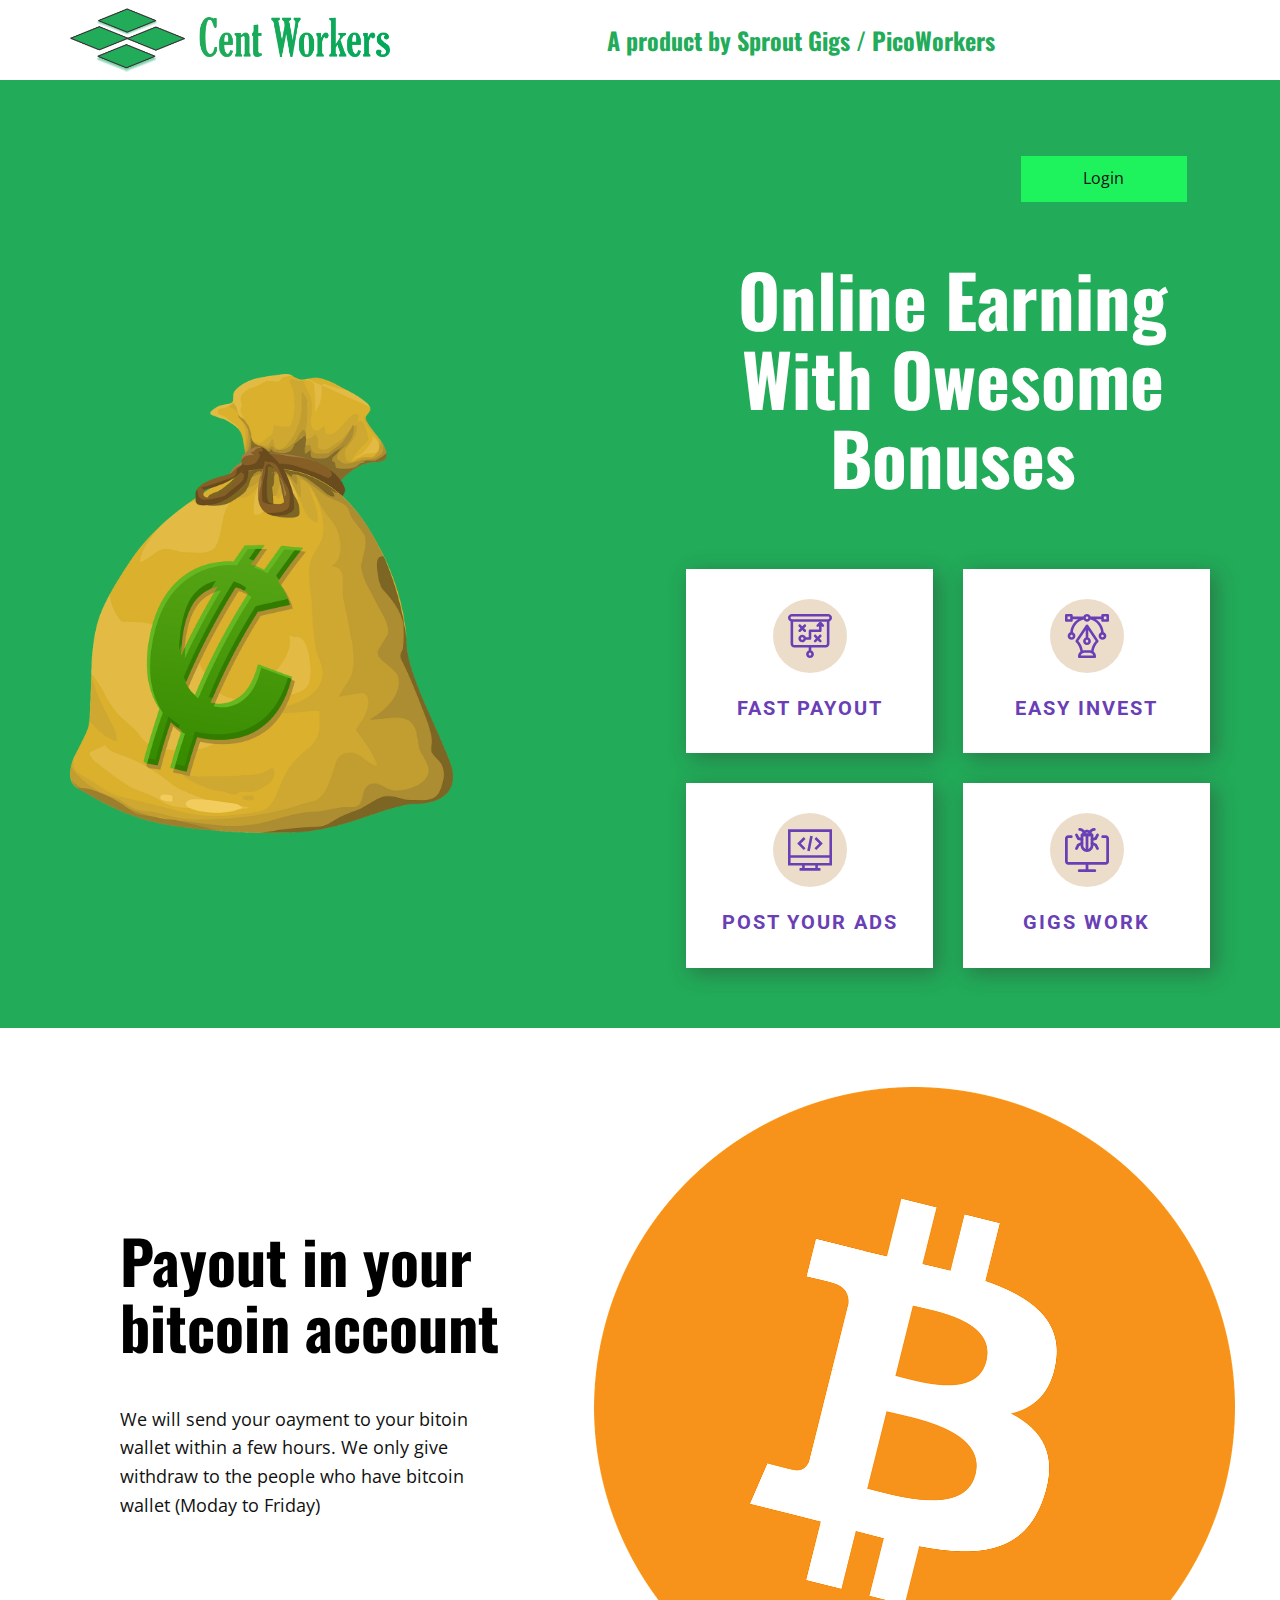
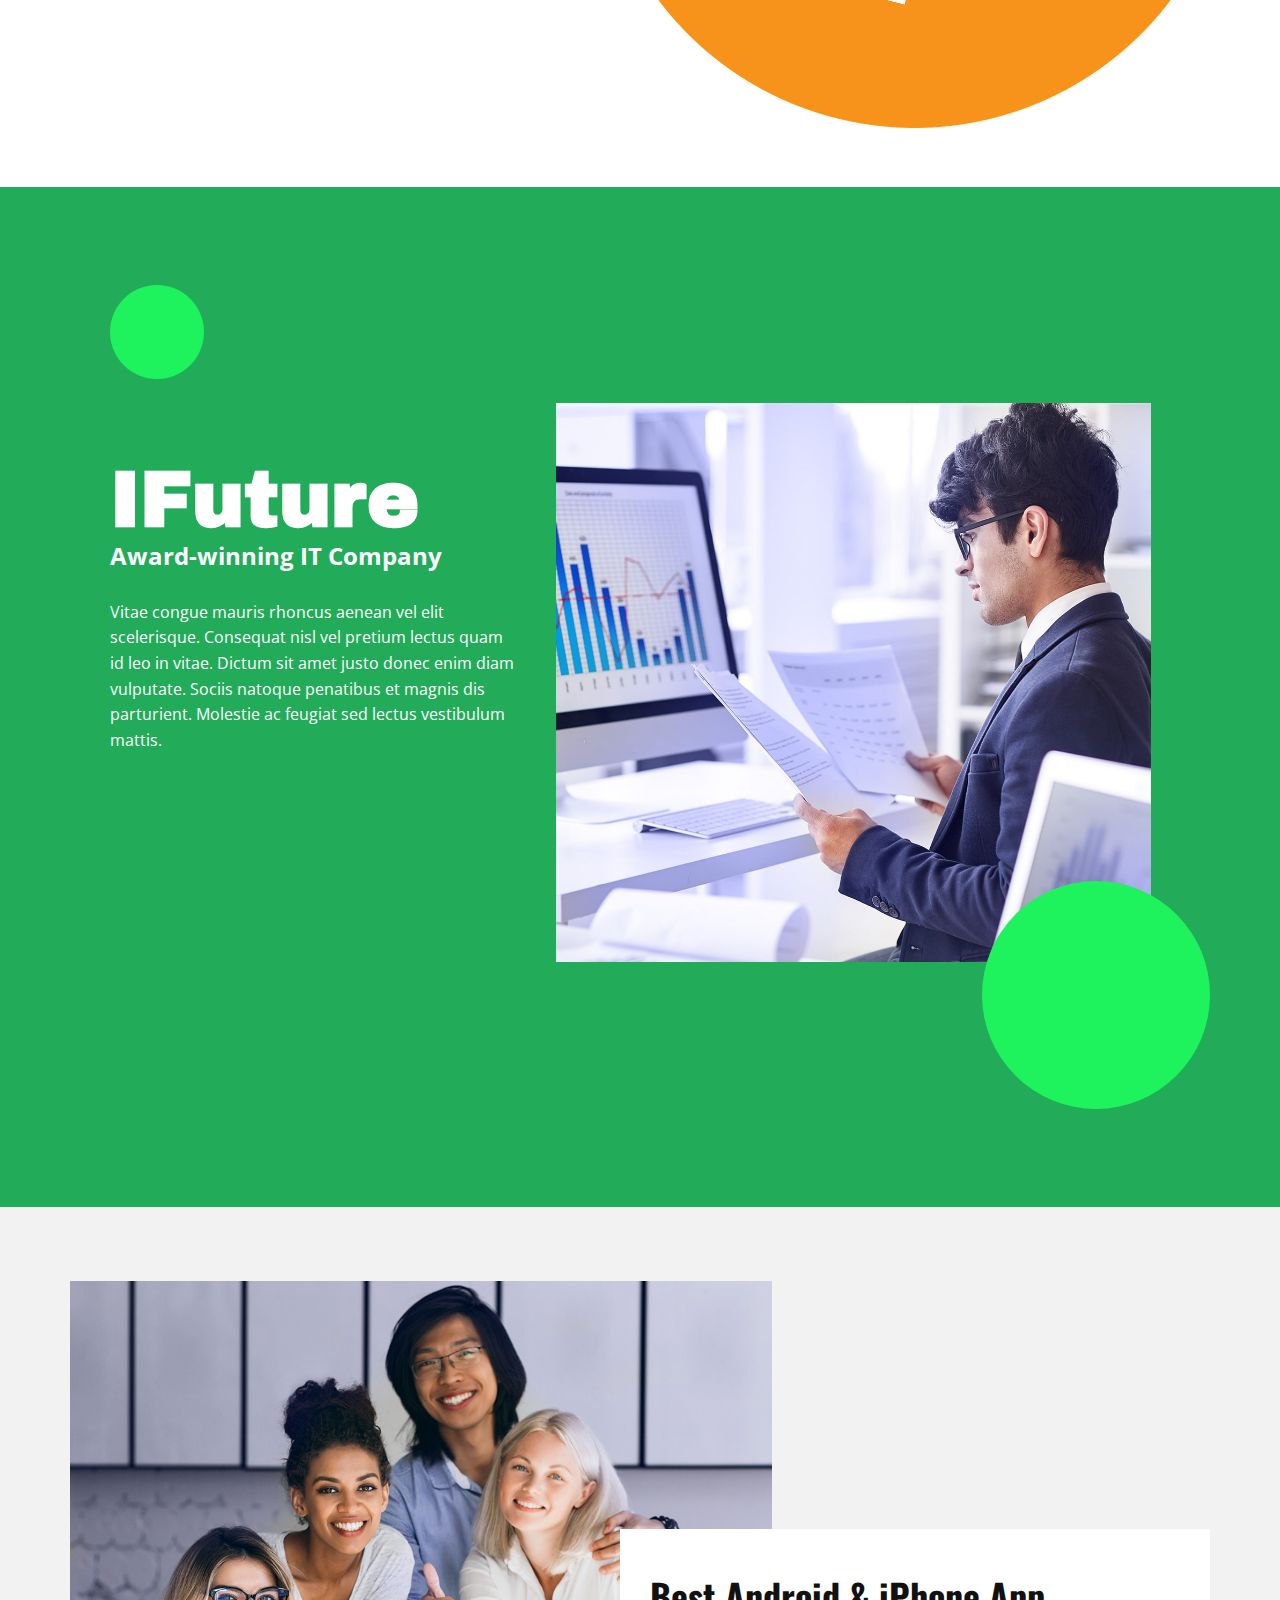
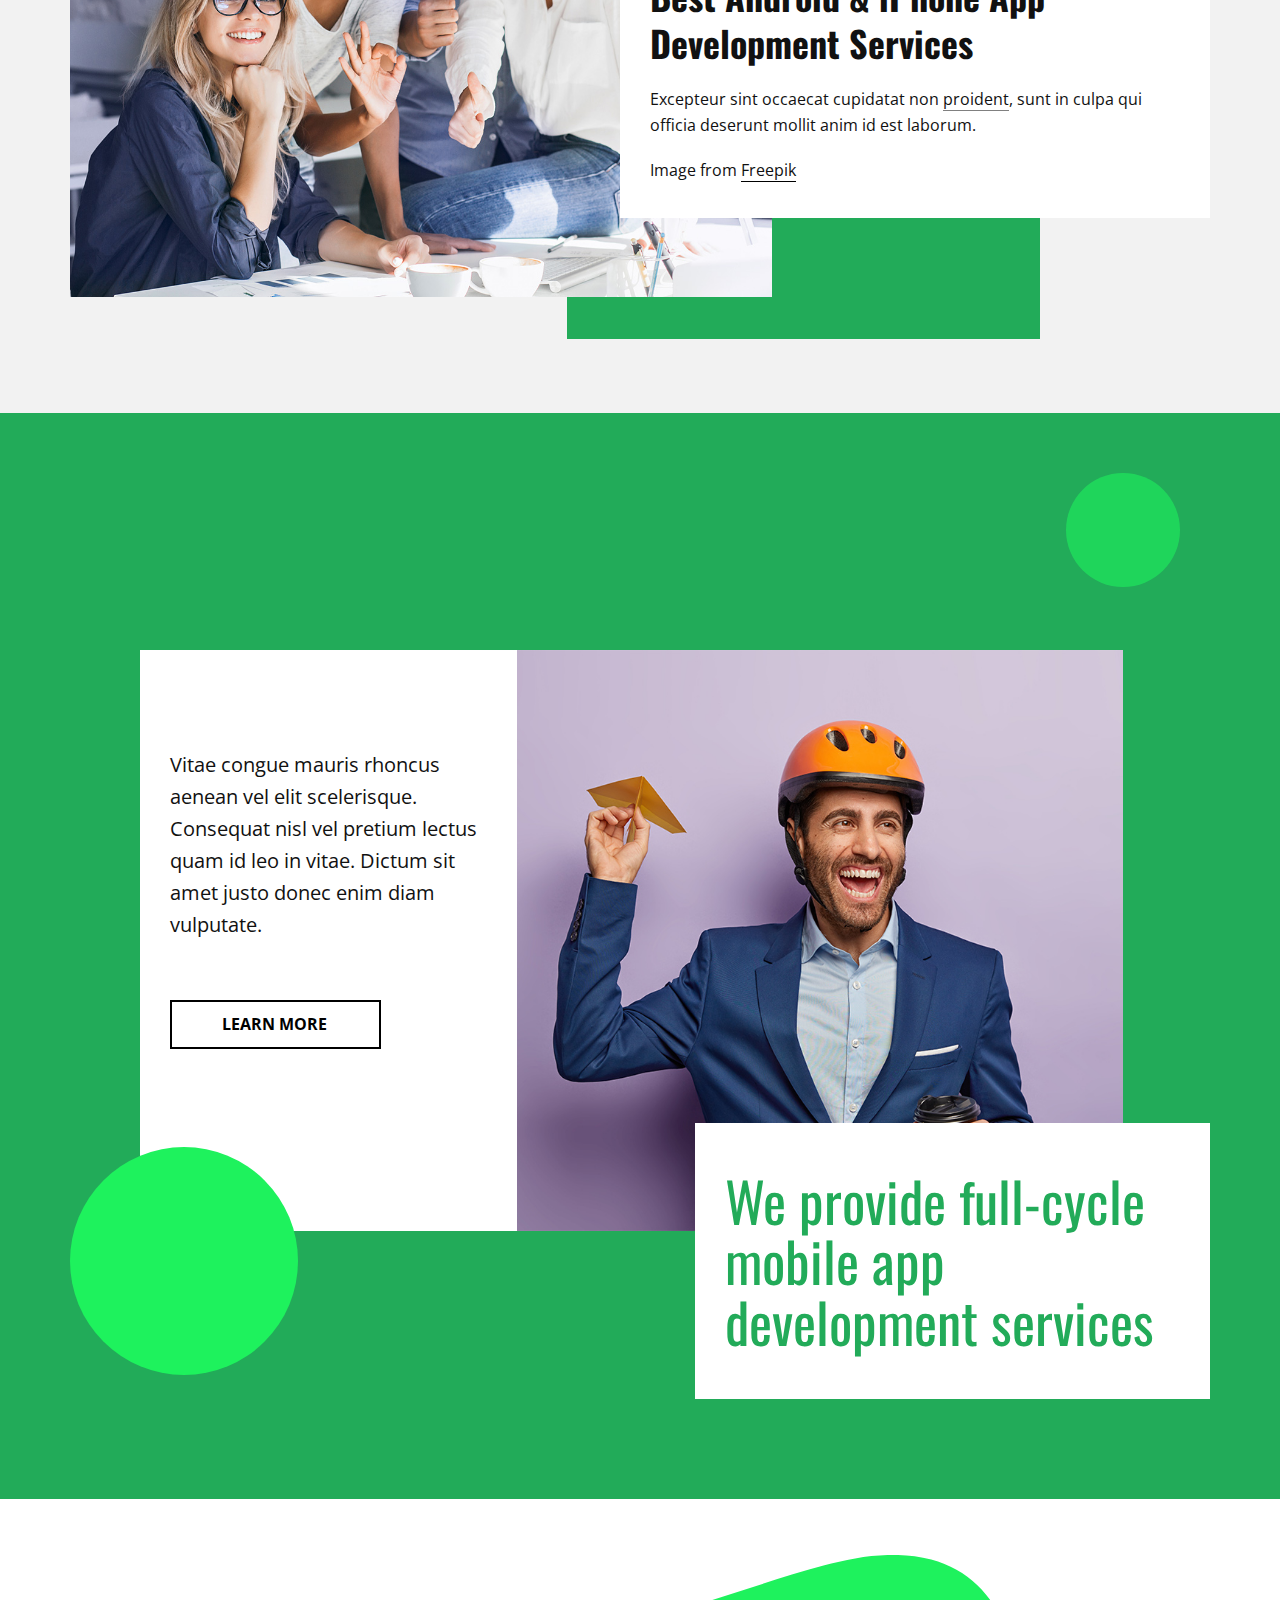
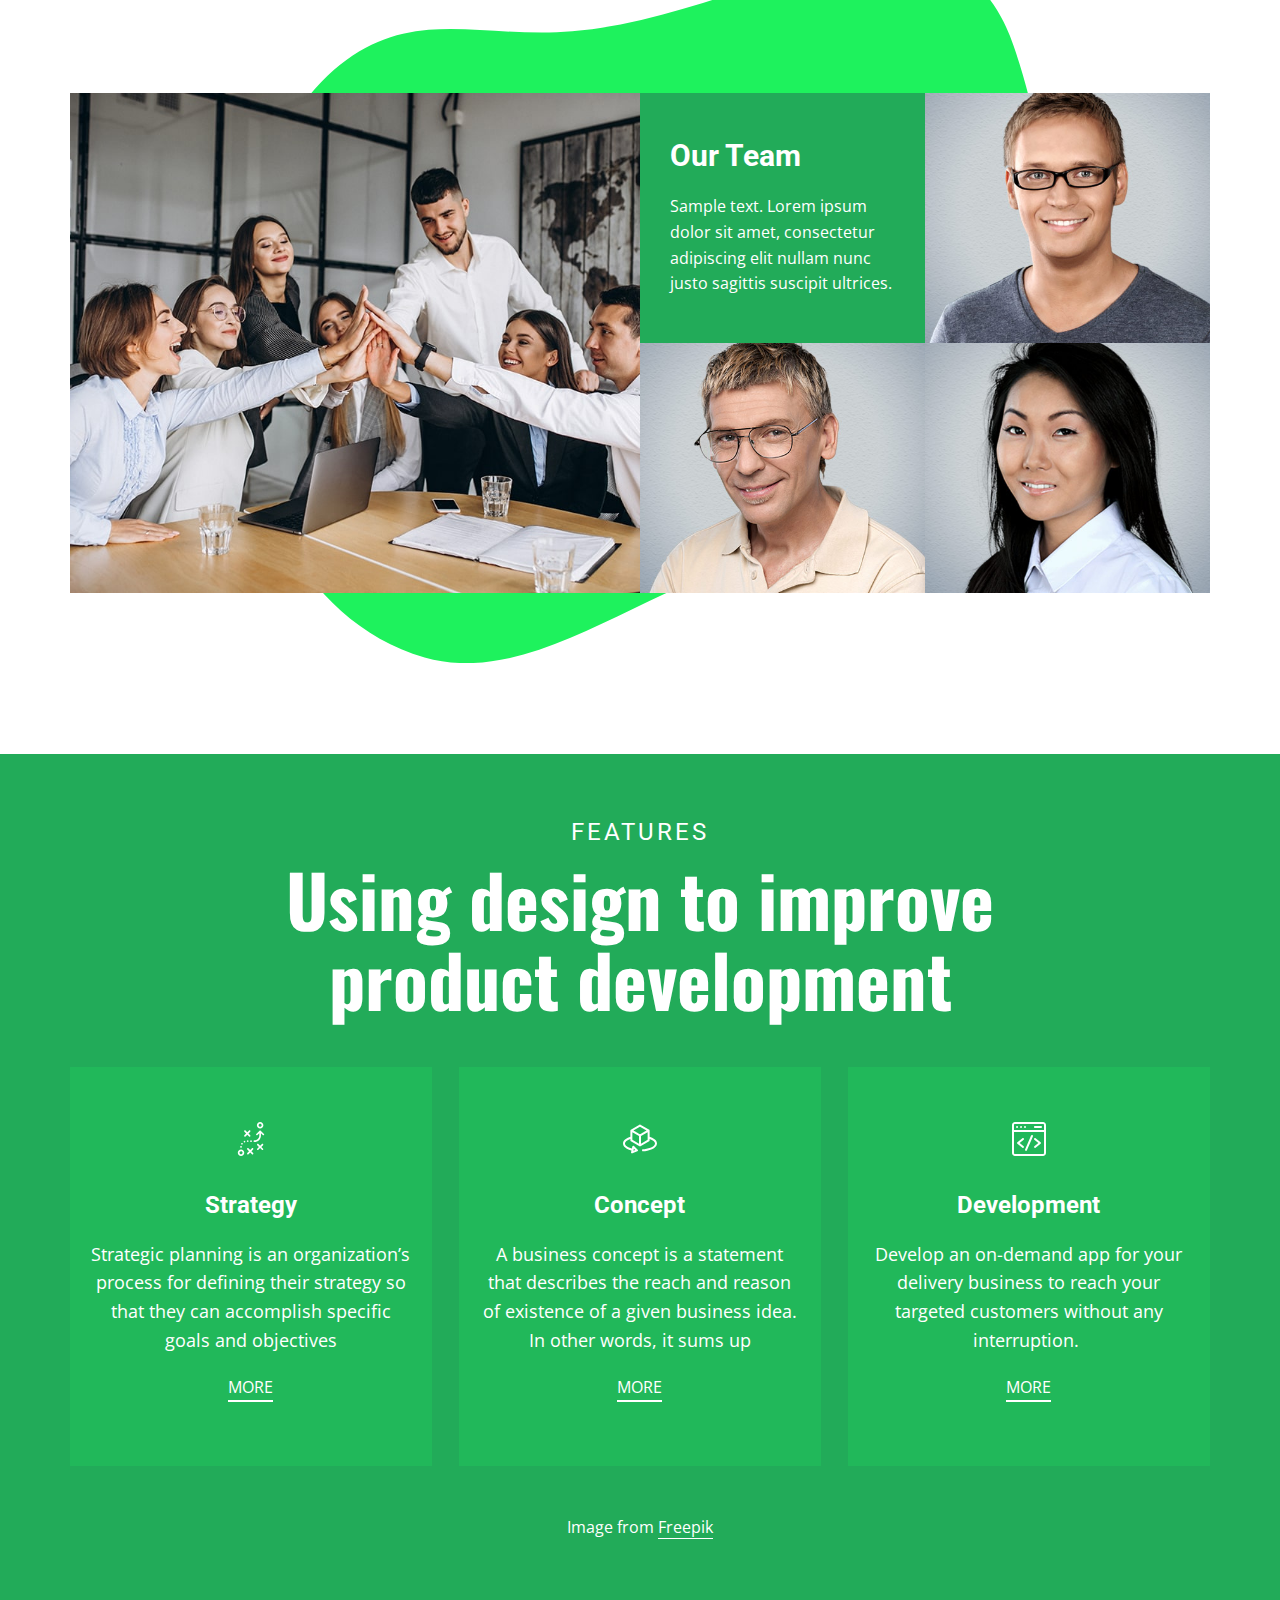
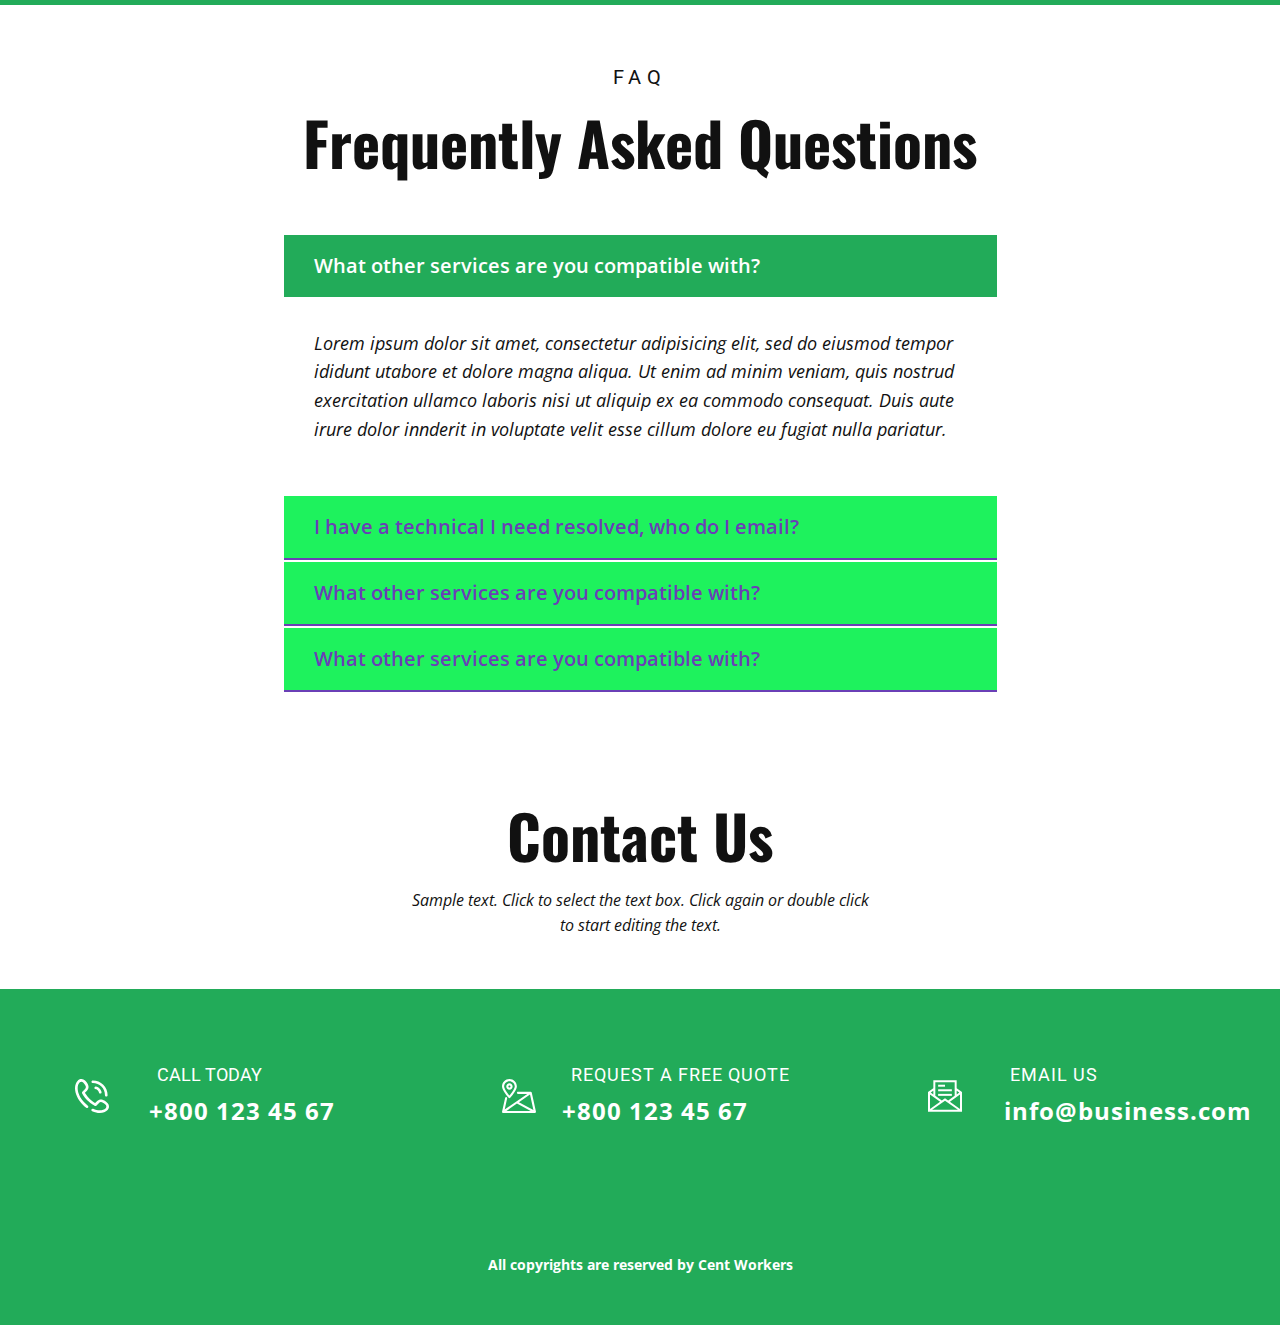
<file: index.html>
<!DOCTYPE html>
<html style="font-size: 16px;" lang="en"><head>
    <meta name="viewport" content="width=device-width, initial-scale=1.0">
    <meta charset="utf-8">
    <meta name="keywords" content="Mobile App Development, Food delivery app, IFuture, Award-winning IT Company, Best Android &amp;amp; iPhone App Development Services, We provide full-cycle mobile app development services, Using design to improve product development, Frequently Asked Questions​, Contact Us">
    <meta name="description" content="">
    <title>Home</title>
    <link rel="stylesheet" href="nicepage.css" media="screen">
<link rel="stylesheet" href="Home.css" media="screen">
    <script class="u-script" type="text/javascript" src="jquery.js" defer=""></script>
    <script class="u-script" type="text/javascript" src="nicepage.js" defer=""></script>
    <meta name="generator" content="Nicepage 4.19.3, nicepage.com">
    <link id="u-theme-google-font" rel="stylesheet" href="https://fonts.googleapis.com/css?family=Roboto:100,100i,300,300i,400,400i,500,500i,700,700i,900,900i|Open+Sans:300,300i,400,400i,500,500i,600,600i,700,700i,800,800i">
    <link id="u-page-google-font" rel="stylesheet" href="https://fonts.googleapis.com/css?family=Oswald:200,300,400,500,600,700|Oswald:200,300,400,500,600,700|Archivo+Black:400">
    
    
    
    
    
    
    
    
    
    
    <script type="application/ld+json">{
		"@context": "http://schema.org",
		"@type": "Organization",
		"name": "",
		"logo": "images/fgh.png"
}</script>
    <meta name="theme-color" content="#d0af87">
    <meta property="og:title" content="Home">
    <meta property="og:type" content="website">
  </head>
  <body data-home-page="Home.html" data-home-page-title="Home" class="u-body u-xl-mode" data-lang="en"><header class="u-clearfix u-header u-header" id="sec-ae58"><div class="u-clearfix u-sheet u-sheet-1">
        <a href="Home.html" class="u-image u-logo u-image-1" data-image-width="600" data-image-height="120" title="Home">
          <img src="images/fgh.png" class="u-logo-image u-logo-image-1">
        </a>
        <h1 class="u-align-center u-text u-text-custom-color-1 u-text-1">A product by Sprout Gigs / PicoWorkers</h1>
      </div></header>
    <section class="u-align-right u-clearfix u-custom-color-1 u-section-1" id="sec-56d1">
      <div class="u-clearfix u-sheet u-sheet-1">
        <a href="Login.html" class="u-border-none u-btn u-button-style u-custom-color-2 u-hover-custom-color-1 u-btn-1">Login</a>
        <h1 class="u-align-center u-text u-text-1">Online Earning With Owesome Bonuses</h1>
        <img src="images/7477b9e4d2a1b0c8072616fc6f012984143e57cea7b3672b116d75604720aeade0cf68829d9b779e956a2f4def369c75b7055a615f1d5ecd1e7994_1280.png" alt="" class="u-image u-image-default u-image-1" data-image-width="1069" data-image-height="1280">
        <div class="u-list u-list-1">
          <div class="u-repeater u-repeater-1">
            <div class="u-container-style u-list-item u-repeater-item u-video-cover u-white u-list-item-1">
              <div class="u-container-layout u-similar-container u-valign-top u-container-layout-1"><span class="u-icon u-icon-circle u-palette-1-light-2 u-text-palette-4-base u-icon-1"><svg class="u-svg-link" preserveAspectRatio="xMidYMin slice" viewBox="0 0 512 512" style=""><use xmlns:xlink="http://www.w3.org/1999/xlink" xlink:href="#svg-74eb"></use></svg><svg class="u-svg-content" viewBox="0 0 512 512" x="0px" y="0px" id="svg-74eb" style="enable-background:new 0 0 512 512;"><g><g><path d="M386.607,304.394L367.213,285l19.393-19.393c5.859-5.858,5.859-15.356,0-21.214c-5.857-5.858-15.355-5.858-21.213,0    L346,263.787l-19.394-19.394c-5.857-5.858-15.355-5.858-21.213,0c-5.858,5.858-5.858,15.355,0,21.213L324.787,285l-19.393,19.393    c-5.858,5.858-5.858,15.355,0,21.213c5.857,5.857,15.355,5.858,21.213,0L346,306.213l19.394,19.394    c5.857,5.857,15.355,5.858,21.213,0C392.465,319.749,392.465,310.252,386.607,304.394z"></path>
</g>
</g><g><g><path d="M206.607,184.394L187.213,165l19.393-19.393c5.858-5.858,5.858-15.355,0-21.213c-5.857-5.858-15.355-5.858-21.213,0    L166,143.787l-19.394-19.394c-5.857-5.858-15.355-5.858-21.213,0c-5.858,5.858-5.858,15.355,0,21.213L144.787,165l-19.393,19.393    c-5.859,5.858-5.859,15.356,0,21.214c5.857,5.857,15.355,5.858,21.213,0L166,186.213l19.394,19.394    c5.857,5.857,15.355,5.858,21.213,0C212.465,199.749,212.465,190.252,206.607,184.394z"></path>
</g>
</g><g><g><path d="M416.606,124.394l-30-30c-0.029-0.029-0.06-0.052-0.089-0.081c-5.916-5.822-15.373-5.668-21.124,0.081l-30,30    c-5.858,5.858-5.858,15.355,0,21.213c5.857,5.858,15.355,5.858,21.213,0l4.394-4.394V180H256c-8.284,0-15,6.716-15,15v75h-32.58    c-6.192-17.459-22.865-30-42.42-30c-24.813,0-45,20.187-45,45s20.187,45,45,45c19.555,0,36.228-12.541,42.42-30H256    c8.284,0,15-6.716,15-15v-75h105c8.284,0,15-6.716,15-15v-53.787l4.394,4.394C398.322,148.535,402.161,150,406,150    s7.678-1.465,10.606-4.393C422.464,139.749,422.464,130.252,416.606,124.394z M166,300c-8.271,0-15-6.729-15-15s6.729-15,15-15    s15,6.729,15,15S174.271,300,166,300z"></path>
</g>
</g><g><g><path d="M467,0H45C20.187,0,0,20.187,0,45c0,19.555,12.541,36.228,30,42.42V345c0,24.813,20.187,45,45,45h166v34.58    c-17.459,6.192-30,22.865-30,42.42c0,24.813,20.187,45,45,45s45-20.187,45-45c0-19.555-12.541-36.228-30-42.42V390h166    c24.813,0,45-20.187,45-45V87.42c17.459-6.192,30-22.865,30-42.42C512,20.187,491.813,0,467,0z M256,482c-8.271,0-15-6.729-15-15    s6.729-15,15-15s15,6.729,15,15S264.271,482,256,482z M452,345c0,8.271-6.729,15-15,15H75c-8.271,0-15-6.729-15-15V90h392V345z     M467,60H45c-8.271,0-15-6.729-15-15s6.729-15,15-15h422c8.271,0,15,6.729,15,15S475.271,60,467,60z"></path>
</g>
</g></svg></span>
                <h4 class="u-align-center u-text u-text-palette-4-base u-text-2">Fast Payout</h4>
              </div>
            </div>
            <div class="u-align-center u-container-style u-list-item u-repeater-item u-video-cover u-white u-list-item-2">
              <div class="u-container-layout u-similar-container u-valign-top u-container-layout-2"><span class="u-icon u-icon-circle u-palette-1-light-2 u-text-palette-4-base u-icon-2"><svg class="u-svg-link" preserveAspectRatio="xMidYMin slice" viewBox="0 0 512 512" style=""><use xmlns:xlink="http://www.w3.org/1999/xlink" xlink:href="#svg-dec7"></use></svg><svg class="u-svg-content" viewBox="0 0 512 512" x="0px" y="0px" id="svg-dec7" style="enable-background:new 0 0 512 512;"><g><g><path d="M497,0h-60c-8.284,0-15,6.716-15,15v15H298.42C292.228,12.542,275.555,0,256,0s-36.228,12.542-42.42,30H90V15    c0-8.284-6.716-15-15-15H15C6.716,0,0,6.716,0,15v60c0,8.284,6.716,15,15,15h60c8.284,0,15-6.716,15-15V59.8h62.377    c-54.116,34.274-87.012,92.175-90.969,153.642C43.738,219.518,31,236.294,31,256c0,24.813,20.187,45,45,45s45-20.187,45-45    c0-19.38-12.315-35.938-29.53-42.26c5.326-70.647,56.198-131.494,124.226-148.758C223.07,79.794,238.361,90,256,90    c17.639,0,32.93-10.206,40.304-25.017c68.029,17.264,118.9,78.111,124.226,148.758C403.315,220.062,391,236.62,391,256    c0,24.813,20.187,45,45,45s45-20.187,45-45c0-19.706-12.738-36.482-30.408-42.558C446.627,151.852,413.633,94.207,359.623,60H422    v15c0,8.284,6.716,15,15,15h60c8.284,0,15-6.716,15-15V15C512,6.716,505.284,0,497,0z M60,60H30V30h30V60z M76,271    c-8.271,0-15-6.729-15-15s6.729-15,15-15s15,6.729,15,15S84.271,271,76,271z M256,60c-8.271,0-15-6.729-15-15s6.729-15,15-15    s15,6.729,15,15S264.271,60,256,60z M436,241c8.271,0,15,6.729,15,15s-6.729,15-15,15s-15-6.729-15-15S427.729,241,436,241z     M482,60h-30V30h30V60z"></path>
</g>
</g><g><g><path d="M388.48,307.679l-120-179.999c-0.004-0.006-0.009-0.012-0.013-0.019c-0.043-0.064-0.09-0.125-0.134-0.188    c-0.206-0.299-0.423-0.587-0.649-0.868c-6.321-7.854-18.357-7.324-24.017,0.868c-0.044,0.063-0.091,0.124-0.134,0.188    c-0.004,0.007-0.009,0.012-0.013,0.019l-120,180c-3.967,5.949-3.182,13.871,1.874,18.927    c29.927,29.927,48.975,69.047,54.164,110.901c-2.329,1.883-4.578,3.899-6.71,6.081C158.759,458.001,151,476.97,151,497    c0,8.284,6.716,15,15,15h180c8.284,0,15-6.716,15-15c0-20.03-7.759-38.999-21.847-53.412c-2.133-2.182-4.381-4.198-6.711-6.081    c5.188-41.856,24.236-80.976,54.163-110.9C391.662,321.551,392.447,313.628,388.48,307.679z M256,301c8.271,0,15,6.729,15,15    s-6.729,15-15,15s-15-6.729-15-15S247.729,301,256,301z M183.558,482c6.241-17.833,23.159-31,42.442-31h60    c19.283,0,36.201,13.167,42.442,31H183.558z M304.245,423.283C298.345,421.777,292.229,421,286,421h-60    c-6.229,0-12.345,0.777-18.245,2.284c-7.02-40.429-25.251-78.221-52.65-108.899L241,185.542v88.039    c-17.459,6.192-30,22.865-30,42.42c0,24.813,20.187,45,45,45s45-20.187,45-45c0-19.555-12.541-36.228-30-42.42v-88.039    l85.896,128.843C329.496,345.06,311.264,382.853,304.245,423.283z"></path>
</g>
</g></svg></span>
                <h4 class="u-text u-text-palette-4-base u-text-3">Easy invest</h4>
              </div>
            </div>
            <div class="u-align-center u-container-style u-list-item u-repeater-item u-video-cover u-white u-list-item-3">
              <div class="u-container-layout u-similar-container u-valign-top u-container-layout-3"><span class="u-icon u-icon-circle u-palette-1-light-2 u-text-palette-4-base u-icon-3"><svg class="u-svg-link" preserveAspectRatio="xMidYMin slice" viewBox="0 0 512 512" style=""><use xmlns:xlink="http://www.w3.org/1999/xlink" xlink:href="#svg-eec8"></use></svg><svg class="u-svg-content" viewBox="0 0 512 512" x="0px" y="0px" id="svg-eec8" style="enable-background:new 0 0 512 512;"><g><g><path d="M0,15.845v420.259h164.332v30.049h-30.036v30.001h243.407v-30.001h-30.036v-30.049H512V15.845H0z M317.665,466.153    H194.334v-30.049h123.332V466.153z M481.999,406.103H30.001v-60.075h451.997V406.103z M481.999,316.027H30.001V45.847h451.997    V316.027z"></path>
</g>
</g><g><g><polygon points="203.943,126.712 182.729,105.498 107.29,180.937 182.729,256.375 203.943,235.161 149.718,180.937   "></polygon>
</g>
</g><g><g><polygon points="329.271,105.498 308.057,126.712 362.282,180.937 308.057,235.161 329.271,256.375 404.709,180.937   "></polygon>
</g>
</g><g><g><rect x="166.742" y="165.947" transform="matrix(0.1951 -0.9808 0.9808 0.1951 28.5815 396.7237)" width="178.511" height="30.002"></rect>
</g>
</g></svg></span>
                <h4 class="u-text u-text-palette-4-base u-text-4">post your ads</h4>
              </div>
            </div>
            <div class="u-align-center u-container-style u-list-item u-repeater-item u-video-cover u-white u-list-item-4">
              <div class="u-container-layout u-similar-container u-valign-top u-container-layout-4"><span class="u-icon u-icon-circle u-palette-1-light-2 u-text-palette-4-base u-icon-4"><svg class="u-svg-link" preserveAspectRatio="xMidYMin slice" viewBox="0 0 24 24" style=""><use xmlns:xlink="http://www.w3.org/1999/xlink" xlink:href="#svg-c651"></use></svg><svg class="u-svg-content" viewBox="0 0 24 24" id="svg-c651"><path d="m22.25 20h-20.5c-.965 0-1.75-.785-1.75-1.75v-12.5c0-.965.785-1.75 1.75-1.75h1.68c.414 0 .75.336.75.75s-.336.75-.75.75h-1.68c-.136 0-.25.114-.25.25v12.5c0 .136.114.25.25.25h20.5c.136 0 .25-.114.25-.25v-12.5c0-.136-.114-.25-.25-.25h-1.68c-.414 0-.75-.336-.75-.75s.336-.75.75-.75h1.68c.965 0 1.75.785 1.75 1.75v12.5c0 .965-.785 1.75-1.75 1.75z"></path><path d="m16.25 24h-8.5c-.414 0-.75-.336-.75-.75s.336-.75.75-.75h8.5c.414 0 .75.336.75.75s-.336.75-.75.75z"></path><path d="m12 24c-.414 0-.75-.336-.75-.75v-4c0-.414.336-.75.75-.75s.75.336.75.75v4c0 .414-.336.75-.75.75z"></path><path d="m14 4.5h-4c-.414 0-.75-.336-.75-.75 0-1.517 1.233-2.75 2.75-2.75s2.75 1.233 2.75 2.75c0 .414-.336.75-.75.75zm-3-1.5h2c-.229-.304-.591-.5-1-.5s-.771.196-1 .5z"></path><path d="m13.601 3.3c-.069 0-.139-.01-.208-.029-.398-.115-.628-.53-.513-.929.397-1.379 1.68-2.342 3.12-2.342.414 0 .75.336.75.75s-.336.75-.75.75c-.775 0-1.466.518-1.679 1.258-.095.328-.395.542-.72.542z"></path><path d="m10.399 3.3c-.326 0-.625-.214-.72-.542-.213-.74-.904-1.258-1.679-1.258-.414 0-.75-.336-.75-.75s.336-.75.75-.75c1.44 0 2.723.963 3.121 2.342.115.398-.115.813-.513.929-.07.019-.14.029-.209.029z"></path><path d="m14.75 7c-.336 0-.642-.228-.727-.568-.101-.401.144-.809.545-.909l1.666-.416.846-1.691c.186-.371.636-.521 1.006-.336.371.186.521.636.335 1.006l-1 2c-.098.196-.276.34-.489.393l-2 .5c-.061.014-.122.021-.182.021z"></path><path d="m17.75 12c-.275 0-.54-.151-.671-.415l-.886-1.771-1.771-.858c-.373-.181-.528-.629-.348-1.002s.629-.527 1.002-.348l2 .97c.149.072.27.191.344.34l1 2c.185.37.035.82-.335 1.006-.107.053-.222.078-.335.078z"></path><path d="m9.25 7c-.06 0-.121-.007-.182-.022l-2-.5c-.213-.053-.391-.197-.489-.393l-1-2c-.185-.37-.035-.82.335-1.006.372-.185.821-.035 1.006.336l.846 1.691 1.666.416c.402.101.646.508.545.909-.084.341-.391.569-.727.569z"></path><path d="m6.25 12c-.113 0-.227-.025-.335-.079-.371-.186-.521-.636-.335-1.006l1-2c.074-.148.195-.268.344-.34l2-.97c.372-.178.821-.025 1.001.348.181.373.025.821-.348 1.002l-1.77.858-.886 1.771c-.131.265-.397.416-.671.416z"></path><path d="m12 13c-1.93 0-3.5-1.57-3.5-3.5v-5.75c0-.414.336-.75.75-.75h5.5c.414 0 .75.336.75.75v5.75c0 1.93-1.57 3.5-3.5 3.5zm-2-8.5v5c0 1.103.897 2 2 2s2-.897 2-2v-5z"></path><path d="m12 13c-.414 0-.75-.336-.75-.75v-8.5c0-.414.336-.75.75-.75s.75.336.75.75v8.5c0 .414-.336.75-.75.75z"></path></svg></span>
                <h4 class="u-text u-text-palette-4-base u-text-5">Gigs work</h4>
              </div>
            </div>
          </div>
        </div>
      </div>
    </section>
    <section class="u-align-left u-clearfix u-white u-section-2" id="carousel_d381">
      <div class="u-clearfix u-sheet u-sheet-1">
        <div class="u-clearfix u-layout-wrap u-layout-wrap-1">
          <div class="u-gutter-0 u-layout">
            <div class="u-layout-row">
              <div class="u-align-center-sm u-align-center-xs u-align-left-lg u-align-left-md u-align-left-xl u-container-style u-layout-cell u-size-26 u-white u-layout-cell-1">
                <div class="u-container-layout u-container-layout-1">
                  <h1 class="u-text u-text-black u-text-1">Payout in your bitcoin account<br>
                  </h1>
                  <p class="u-text u-text-2">We will send your oayment to your bitoin wallet within a few hours. We only give withdraw to the people who have bitcoin wallet (Moday to Friday)</p>
                </div>
              </div>
              <div class="u-container-style u-layout-cell u-size-34 u-layout-cell-2">
                <div class="u-container-layout u-valign-middle-sm u-container-layout-2">
                  <div class="u-palette-4-light-1 u-preserve-proportions u-shape u-shape-circle u-shape-1"></div>
                  <img src="images/872117eb66491837e38a700a0f65006e1fd194e14821064aac41eaa34df03e323a818964855995dc876ba497dcf05d6114192c5f8afff50caf6857_1280.png" alt="" class="u-expanded-width-xs u-image u-image-default u-image-1" data-image-width="1280" data-image-height="1280">
                </div>
              </div>
            </div>
          </div>
        </div>
      </div>
    </section>
    <section class="u-clearfix u-custom-color-1 u-section-3" id="carousel_d98a">
      <div class="u-clearfix u-sheet u-valign-middle-lg u-valign-middle-sm u-valign-middle-xl u-sheet-1">
        <div class="u-custom-color-2 u-shape u-shape-circle u-shape-1"></div>
        <div class="u-clearfix u-layout-wrap u-layout-wrap-1">
          <div class="u-layout">
            <div class="u-layout-row">
              <div class="u-align-left u-container-style u-layout-cell u-right-cell u-size-27 u-layout-cell-1">
                <div class="u-container-layout u-valign-middle-lg u-valign-middle-md u-valign-middle-sm u-valign-middle-xs u-container-layout-1">
                  <h1 class="u-custom-font u-text u-text-1">IFuture</h1>
                  <h2 class="u-custom-font u-text u-text-font u-text-2">Award-winning IT Company</h2>
                  <p class="u-text u-text-3">Vitae congue mauris rhoncus aenean vel elit scelerisque. Consequat nisl vel pretium lectus quam id leo in vitae. Dictum sit amet justo donec enim diam vulputate. Sociis natoque penatibus et magnis dis parturient. Molestie ac feugiat sed lectus vestibulum mattis.</p>
                </div>
              </div>
              <div class="u-container-style u-image u-layout-cell u-left-cell u-size-33 u-image-1" data-image-width="1200" data-image-height="1043">
                <div class="u-container-layout u-container-layout-2"></div>
              </div>
            </div>
          </div>
        </div>
        <div class="u-custom-color-2 u-preserve-proportions u-shape u-shape-circle u-shape-2"></div>
      </div>
    </section>
    <section class="u-clearfix u-grey-5 u-section-4" id="carousel_4e26">
      <div class="u-clearfix u-sheet u-valign-middle-md u-valign-middle-sm u-valign-middle-xs u-sheet-1">
        <div class="u-custom-color-1 u-shape u-shape-rectangle u-shape-1"></div>
        <img class="u-image u-image-1" src="images/rtt.jpg" data-image-width="1200" data-image-height="1018">
        <div class="u-align-left u-container-style u-group u-white u-group-1">
          <div class="u-container-layout u-valign-middle u-container-layout-1">
            <h2 class="u-text u-text-1">Best Android &amp; iPhone App Development Services</h2>
            <p class="u-text u-text-2">Excepteur sint occaecat cupidatat non <a href="https://nicepage.com/k/competition-website-templates" class="u-active-none u-border-1 u-border-grey-50 u-border-no-left u-border-no-right u-border-no-top u-btn u-button-link u-button-style u-hover-none u-none u-text-body-color u-btn-1">proident</a>, sunt in culpa qui officia deserunt mollit anim id est laborum.
            </p>
            <p class="u-text u-text-3">Image from <a href="https://www.freepik.com/photos/people" class="u-active-none u-border-1 u-border-black u-border-no-left u-border-no-right u-border-no-top u-btn u-button-link u-button-style u-hover-none u-none u-text-body-color u-btn-2">Freepik</a>
            </p>
          </div>
        </div>
      </div>
    </section>
    <section class="u-clearfix u-custom-color-1 u-section-5" id="carousel_0eca">
      <div class="u-clearfix u-sheet u-valign-middle-lg u-valign-middle-md u-valign-middle-sm u-valign-middle-xs u-sheet-1">
        <div class="u-custom-color-2 u-opacity u-opacity-60 u-shape u-shape-circle u-shape-1"></div>
        <div class="u-clearfix u-layout-wrap u-layout-wrap-1">
          <div class="u-layout">
            <div class="u-layout-row">
              <div class="u-align-left u-container-style u-layout-cell u-left-cell u-shape-rectangle u-size-23-lg u-size-23-xl u-size-25-md u-size-25-sm u-size-25-xs u-white u-layout-cell-1">
                <div class="u-container-layout u-valign-middle-lg u-valign-middle-xl u-container-layout-1">
                  <p class="u-text u-text-1">Vitae congue mauris rhoncus aenean vel elit scelerisque. Consequat nisl vel pretium lectus quam id leo in vitae. Dictum sit amet justo donec enim diam vulputate.&nbsp;<br>
                    <br>
                  </p>
                  <a href="https://nicepage.com/c/sale-website-templates" class="u-border-2 u-border-black u-btn u-button-style u-hover-black u-none u-text-black u-text-hover-white u-btn-1">learn more</a>
                </div>
              </div>
              <div class="u-align-center u-container-style u-image u-layout-cell u-right-cell u-size-35-md u-size-35-sm u-size-35-xs u-size-37-lg u-size-37-xl u-image-1" data-image-width="900" data-image-height="789">
                <div class="u-container-layout u-valign-top u-container-layout-2"></div>
              </div>
            </div>
          </div>
        </div>
        <div class="u-align-left u-container-style u-group u-white u-group-1">
          <div class="u-container-layout u-valign-middle u-container-layout-3">
            <h2 class="u-text u-text-custom-color-1 u-text-2">We provide full-cycle mobile app development services</h2>
          </div>
        </div>
        <div class="u-custom-color-2 u-shape u-shape-circle u-shape-2"></div>
      </div>
    </section>
    <section class="u-align-center u-border-no-bottom u-border-no-left u-border-no-right u-border-no-top u-clearfix u-white u-section-6" id="sec-25ef">
      <div class="u-clearfix u-sheet u-sheet-1">
        <div class="u-expanded-width-md u-expanded-width-sm u-shape u-shape-svg u-text-custom-color-2 u-shape-1">
          <svg class="u-svg-link" preserveAspectRatio="none" viewBox="0 0 160 140" style=""><use xmlns:xlink="http://www.w3.org/1999/xlink" xlink:href="#svg-cffe"></use></svg>
          <svg class="u-svg-content" viewBox="0 0 160 140" x="0px" y="0px" id="svg-cffe" style="enable-background:new 0 0 160 140;"><path d="M38.1,14.8c8.8-0.7,18.1,1.2,28.4,0.3c17-1.5,33.3-8.6,49.7-13c6.9-1.9,14.3-3,21.3-1.2c8.6,2.3,13.5,8.9,16.3,17.1
	c8,23.1,6.9,40.9,4.4,65.3c-1.4,13.7-5.5,30.3-20,35c-11.4,3.7-23.9-0.3-35.7,1.8c-20.8,3.8-43.5,25-65.2,18.8
	c-42.8-12.4-48.2-87.2-19.2-115C24.8,17.6,31.3,15.4,38.1,14.8L38.1,14.8z"></path></svg>
        </div>
        <div class="u-clearfix u-expanded-width-lg u-expanded-width-xl u-gutter-0 u-layout-wrap u-layout-wrap-1">
          <div class="u-layout">
            <div class="u-layout-row">
              <div class="u-size-30 u-size-60-md">
                <div class="u-layout-col">
                  <div class="u-container-style u-image u-layout-cell u-left-cell u-size-60 u-image-1" src="">
                    <div class="u-container-layout u-valign-middle u-container-layout-1"></div>
                  </div>
                </div>
              </div>
              <div class="u-size-30 u-size-60-md">
                <div class="u-layout-col">
                  <div class="u-size-30">
                    <div class="u-layout-row">
                      <div class="u-align-left u-container-style u-custom-color-1 u-layout-cell u-size-30 u-layout-cell-2">
                        <div class="u-container-layout u-valign-middle u-container-layout-2">
                          <h3 class="u-text u-text-1">Our Team</h3>
                          <p class="u-text u-text-2">Sample text. Lorem ipsum dolor sit amet, consectetur adipiscing elit nullam nunc justo sagittis suscipit ultrices.</p>
                        </div>
                      </div>
                      <div class="u-container-style u-image u-layout-cell u-right-cell u-size-30 u-image-2" src="" data-image-width="450" data-image-height="520">
                        <div class="u-container-layout u-valign-middle u-container-layout-3"></div>
                      </div>
                    </div>
                  </div>
                  <div class="u-size-30">
                    <div class="u-layout-row">
                      <div class="u-container-style u-image u-layout-cell u-size-30 u-image-3" src="" data-image-width="450" data-image-height="520">
                        <div class="u-container-layout u-valign-middle u-container-layout-4"></div>
                      </div>
                      <div class="u-container-style u-image u-layout-cell u-right-cell u-size-30 u-image-4" src="" data-image-width="450" data-image-height="520">
                        <div class="u-container-layout u-valign-middle u-container-layout-5"></div>
                      </div>
                    </div>
                  </div>
                </div>
              </div>
            </div>
          </div>
        </div>
      </div>
    </section>
    <section class="u-align-center u-clearfix u-custom-color-1 u-section-7" id="carousel_d4e0">
      <div class="u-clearfix u-sheet u-valign-middle u-sheet-1">
        <h4 class="u-text u-text-1">Features</h4>
        <h1 class="u-text u-text-2">Using design to improve product development</h1>
        <div class="u-expanded-width u-list u-list-1">
          <div class="u-repeater u-repeater-1">
            <div class="u-align-center u-container-style u-custom-color-2 u-list-item u-opacity u-opacity-20 u-repeater-item u-shape-rectangle u-list-item-1">
              <div class="u-container-layout u-similar-container u-valign-top u-container-layout-1"><span class="u-icon u-icon-circle u-text-body-alt-color u-icon-1"><svg class="u-svg-link" preserveAspectRatio="xMidYMin slice" viewBox="0 0 486.9 486.9" style=""><use xmlns:xlink="http://www.w3.org/1999/xlink" xlink:href="#svg-54fe"></use></svg><svg class="u-svg-content" viewBox="0 0 486.9 486.9" x="0px" y="0px" id="svg-54fe" style="enable-background:new 0 0 486.9 486.9;"><g><g><path d="M374.288,93.2c25.6,0,46.4-20.9,46.4-46.6S399.888,0,374.288,0s-46.4,21-46.4,46.6S348.688,93.2,374.288,93.2z     M374.288,24.1c12.3,0,22.4,10.1,22.4,22.6s-10,22.6-22.4,22.6s-22.4-10.2-22.4-22.7S361.888,24.1,374.288,24.1z"></path><path d="M100.688,393.7c-25.6,0-46.4,20.9-46.4,46.6s20.8,46.6,46.4,46.6s46.4-20.9,46.4-46.6S126.188,393.7,100.688,393.7z     M100.688,462.9c-12.3,0-22.4-10.1-22.4-22.6c0-12.4,10-22.6,22.4-22.6s22.4,10.1,22.4,22.6    C122.988,452.7,112.988,462.9,100.688,462.9z"></path><path d="M215.388,206.5c2.3,2.3,5.4,3.5,8.5,3.5s6.1-1.2,8.5-3.5c4.7-4.7,4.7-12.3,0-17l-25-25l25-25c4.7-4.7,4.7-12.3,0-17    c-4.7-4.7-12.3-4.7-17,0l-25,25l-25-25c-4.7-4.7-12.3-4.7-17,0c-4.7,4.7-4.7,12.3,0,17l25,25l-25,25c-4.7,4.7-4.7,12.3,0,17    c2.3,2.3,5.4,3.5,8.5,3.5s6.1-1.2,8.5-3.5l25-25L215.388,206.5z"></path><path d="M416.288,315c-4.7-4.7-12.3-4.7-17,0l-25,25l-25-25c-4.7-4.7-12.3-4.7-17,0s-4.7,12.3,0,17l25,25l-25,25    c-4.7,4.7-4.7,12.3,0,17c2.3,2.3,5.4,3.5,8.5,3.5s6.1-1.2,8.5-3.5l25-25l25,25c2.3,2.3,5.4,3.5,8.5,3.5s6.1-1.2,8.5-3.5    c4.7-4.7,4.7-12.3,0-17l-25-25l25-25C420.988,327.2,420.988,319.7,416.288,315z"></path><path d="M274.088,376.9c-4.7-4.7-12.3-4.7-17,0l-25,25l-25-25c-4.7-4.7-12.3-4.7-17,0c-4.7,4.7-4.7,12.3,0,17l25,25l-25,25    c-4.7,4.7-4.7,12.3,0,17c2.3,2.3,5.4,3.5,8.5,3.5s6.1-1.2,8.5-3.5l25-25l25,25c2.3,2.3,5.4,3.5,8.5,3.5s6.1-1.2,8.5-3.5    c4.7-4.7,4.7-12.3,0-17l-25-25l25-25C278.688,389.2,278.688,381.6,274.088,376.9z"></path><path d="M196.388,286.7c6.6,0,12-5.4,12-12c0-6.6-5.4-12-12-12s-12,5.4-12,12C184.388,281.3,189.688,286.7,196.388,286.7z"></path><path d="M107.488,322.1c2,1.3,4.3,2,6.6,2c3.9,0,7.7-1.9,10-5.4c3.6-5.5,2.1-13-3.4-16.6c-5.5-3.6-13-2.1-16.6,3.4    C100.388,311,101.888,318.5,107.488,322.1z"></path><path d="M144.988,270.8c-6.1,2.7-8.8,9.8-6.1,15.8c2,4.5,6.4,7.1,11,7.1c1.6,0,3.3-0.3,4.9-1c6.1-2.7,8.8-9.8,6.1-15.8    C158.087,270.8,150.988,268.1,144.988,270.8z"></path><circle cx="243.888" cy="274.7" r="12"></circle><path d="M100.688,369c3.2,0,6.3-1.3,8.5-3.5s3.5-5.3,3.5-8.5s-1.3-6.3-3.5-8.5s-5.3-3.5-8.5-3.5s-6.3,1.3-8.5,3.5    s-3.5,5.3-3.5,8.5s1.3,6.3,3.5,8.5S97.488,369,100.688,369z"></path><path d="M429.088,170.2l-46.4-46.4c-4.7-4.7-12.3-4.7-17,0l-46.4,46.4c-4.7,4.7-4.7,12.3,0,17s12.3,4.7,17,0l25.9-25.9v31    c0,38.8-31.8,70.3-70.9,70.3c-6.6,0-12,5.4-12,12c0,6.6,5.4,12,12,12c52.3,0,94.9-42.3,94.9-94.3v-31.1l25.9,25.9    c2.3,2.3,5.4,3.5,8.5,3.5s6.1-1.2,8.5-3.5C433.788,182.5,433.788,174.9,429.088,170.2z"></path>
</g>
</g></svg></span>
                <h4 class="u-text u-text-body-alt-color u-text-3">Strategy</h4>
                <p class="u-text u-text-body-alt-color u-text-4">Strategic planning is an organization’s process for defining their strategy so that they can accomplish specific goals and objectives</p>
                <a href="https://nicepage.online" class="u-border-2 u-border-active-palette-1-base u-border-hover-palette-1-base u-border-no-left u-border-no-right u-border-no-top u-border-white u-btn u-button-style u-none u-text-active-white u-text-body-alt-color u-text-hover-white u-btn-1">more</a>
              </div>
            </div>
            <div class="u-align-center u-container-style u-custom-color-2 u-list-item u-opacity u-opacity-20 u-repeater-item u-shape-rectangle u-video-cover u-list-item-2">
              <div class="u-container-layout u-similar-container u-valign-top u-container-layout-2"><span class="u-icon u-icon-circle u-text-body-alt-color u-icon-2"><svg class="u-svg-link" preserveAspectRatio="xMidYMin slice" viewBox="0 0 512 512" style=""><use xmlns:xlink="http://www.w3.org/1999/xlink" xlink:href="#svg-3b4d"></use></svg><svg class="u-svg-content" viewBox="0 0 512 512" id="svg-3b4d"><g><path d="m400.904 222.798v-94.404c0-7.224-5.133-13.354-12.119-14.72l-126.096-72.801c-4.641-2.68-10.359-2.68-15 0l-129.093 74.532c-4.641 2.679-7.5 7.631-7.5 12.99v94.404c-49.739 15.649-111.096 47.948-111.096 100.064 0 44.723 47.412 83.574 127.305 104.758l-5.96 27.292c-2.556 11.702 9.041 21.601 20.226 17.127l75-30c9.922-3.967 12.64-16.794 5.129-24.439l-56-57c-8.332-8.478-22.812-4.334-25.355 7.313l-6.631 30.363c-63.304-17.056-103.714-46.228-103.714-75.414 0-25.345 30.686-50.947 81.096-68.464v23.06c0 5.359 2.859 10.311 7.5 12.99l129.904 75c4.641 2.68 10.359 2.68 15 0l129.904-75c4.641-2.68 7.5-7.631 7.5-12.99v-23.06c50.41 17.517 81.096 43.119 81.096 68.464 0 55.546-121.998 83.743-181.91 88.684-8.256.682-14.396 7.928-13.715 16.184.675 8.174 7.835 14.395 16.184 13.715 78.101-6.457 209.441-40.205 209.441-118.583 0-52.121-61.374-84.42-111.096-100.065zm-237.167 178.612 20.773 21.144-27.821 11.129zm91.452-330.227 99.904 57.68c-12.197 7.042-90.954 52.512-99.093 57.211-8.88-5.127-86.579-49.986-99.904-57.68zm-114.093 83.193 99.904 57.679v114.423l-99.904-57.68zm229.808 114.422-99.904 57.68v-114.423l99.904-57.679z"></path>
</g></svg></span>
                <h4 class="u-text u-text-body-alt-color u-text-5">Concept</h4>
                <p class="u-text u-text-body-alt-color u-text-6">A business concept is a statement that describes the reach and reason of existence of a given business idea. In other words, it sums up</p>
                <a href="https://nicepage.com/k/competition-website-templates" class="u-border-2 u-border-active-palette-1-base u-border-hover-palette-1-base u-border-no-left u-border-no-right u-border-no-top u-border-white u-btn u-button-style u-none u-text-active-white u-text-body-alt-color u-text-hover-white u-btn-2">more</a>
              </div>
            </div>
            <div class="u-align-center u-container-style u-custom-color-2 u-list-item u-opacity u-opacity-20 u-repeater-item u-shape-rectangle u-video-cover u-list-item-3">
              <div class="u-container-layout u-similar-container u-valign-top u-container-layout-3"><span class="u-icon u-icon-circle u-icon-3"><svg class="u-svg-link" preserveAspectRatio="xMidYMin slice" viewBox="0 0 512 512" style=""><use xmlns:xlink="http://www.w3.org/1999/xlink" xlink:href="#svg-9ced"></use></svg><svg class="u-svg-content" viewBox="0 0 512 512" id="svg-9ced"><path d="m467 1h-422c-24.813 0-45 20.187-45 45v420c0 24.813 20.187 45 45 45h422c24.813 0 45-20.187 45-45v-420c0-24.813-20.187-45-45-45zm-422 30h422c8.271 0 15 6.729 15 15v75h-452v-75c0-8.271 6.729-15 15-15zm422 450h-422c-8.271 0-15-6.729-15-15v-315h452v315c0 8.271-6.729 15-15 15z"></path><path d="m306.909 197.213c-7.614-3.263-16.433.264-19.696 7.878l-90 210c-3.264 7.614.264 16.433 7.878 19.696 7.617 3.264 16.434-.266 19.696-7.878l90-210c3.264-7.615-.264-16.433-7.878-19.696z"></path><path d="m177.713 246.629c-5.176-6.469-14.617-7.517-21.083-2.342l-75 60c-7.499 5.997-7.504 17.424 0 23.426l75 60c6.469 5.176 15.91 4.126 21.083-2.342 5.175-6.469 4.127-15.909-2.343-21.083l-60.358-48.288 60.358-48.287c6.47-5.175 7.518-14.614 2.343-21.084z"></path><path d="m430.37 304.287-75-60c-6.469-5.176-15.909-4.127-21.083 2.342-5.175 6.469-4.127 15.909 2.343 21.083l60.358 48.288-60.358 48.287c-6.47 5.175-7.518 14.614-2.343 21.083 5.182 6.476 14.623 7.512 21.083 2.342l75-60c7.499-5.997 7.504-17.423 0-23.425z"></path><circle cx="76" cy="76" r="15"></circle><circle cx="136" cy="76" r="15"></circle><circle cx="196" cy="76" r="15"></circle><path d="m346 91h90c8.284 0 15-6.716 15-15s-6.716-15-15-15h-90c-8.284 0-15 6.716-15 15s6.716 15 15 15z"></path></svg></span>
                <h4 class="u-text u-text-body-alt-color u-text-7">Development</h4>
                <p class="u-text u-text-body-alt-color u-text-8">Develop an on-demand app for your delivery business to reach your targeted customers without any interruption.&nbsp;</p>
                <a href="https://nicepage.site" class="u-border-2 u-border-active-palette-1-base u-border-hover-palette-1-base u-border-no-left u-border-no-right u-border-no-top u-border-white u-btn u-button-style u-none u-text-active-white u-text-body-alt-color u-text-hover-white u-btn-3">more</a>
              </div>
            </div>
          </div>
        </div>
        <p class="u-text u-text-9">Image from <a href="https://www.freepik.com/photos/background" class="u-border-1 u-border-no-left u-border-no-right u-border-no-top u-border-white u-btn u-button-link u-button-style u-none u-text-body-alt-color u-btn-4">Freepik</a>
        </p>
      </div>
    </section>
    <section class="u-align-center u-clearfix u-white u-section-8" id="carousel_8903">
      <div class="u-clearfix u-sheet u-valign-top u-sheet-1">
        <h5 class="u-text u-text-1">faq</h5>
        <h2 class="u-text u-text-2">Frequently Asked Questions<span style="font-weight: 700;"></span>
        </h2>
        <div class="u-accordion u-spacing-2 u-accordion-1">
          <div class="u-accordion-item">
            <a class="active u-accordion-link u-active-custom-color-1 u-border-2 u-border-active-white u-border-hover-palette-4-light-1 u-border-no-left u-border-no-right u-border-no-top u-border-palette-4-base u-button-style u-custom-color-2 u-hover-custom-color-1 u-text-active-white u-text-hover-white u-text-palette-4-base u-accordion-link-1" id="link-accordion-ef97" aria-controls="accordion-ef97" aria-selected="true">
              <span class="u-accordion-link-text">What other services are you compatible with?</span><span class="u-accordion-link-icon u-icon u-icon-circle u-text-palette-1-base u-icon-1"><svg class="u-svg-link" preserveAspectRatio="xMidYMin slice" viewBox="0 0 16 16" style=""><use xmlns:xlink="http://www.w3.org/1999/xlink" xlink:href="#svg-badd"></use></svg><svg class="u-svg-content" viewBox="0 0 16 16" x="0px" y="0px" id="svg-badd"><path d="M8,10.7L1.6,5.3c-0.4-0.4-1-0.4-1.3,0c-0.4,0.4-0.4,0.9,0,1.3l7.2,6.1c0.1,0.1,0.4,0.2,0.6,0.2s0.4-0.1,0.6-0.2l7.1-6
	c0.4-0.4,0.4-0.9,0-1.3c-0.4-0.4-1-0.4-1.3,0L8,10.7z"></path></svg></span>
            </a>
            <div class="u-accordion-active u-accordion-pane u-container-style u-accordion-pane-1" id="accordion-ef97" aria-labelledby="link-accordion-ef97">
              <div class="u-container-layout u-container-layout-1">
                <p class="u-text u-text-default u-text-3">Lorem ipsum dolor sit amet, consectetur adipisicing elit, sed do eiusmod tempor ididunt utabore et dolore magna aliqua. Ut enim ad minim veniam, quis nostrud exercitation ullamco laboris nisi ut aliquip ex ea commodo consequat. Duis aute irure dolor innderit in voluptate velit esse cillum dolore eu fugiat nulla pariatur.</p>
              </div>
            </div>
          </div>
          <div class="u-accordion-item">
            <a class="u-accordion-link u-active-custom-color-1 u-border-2 u-border-active-white u-border-hover-palette-4-light-1 u-border-no-left u-border-no-right u-border-no-top u-border-palette-4-base u-button-style u-custom-color-2 u-hover-custom-color-1 u-text-active-white u-text-hover-white u-text-palette-4-base u-accordion-link-2" id="link-accordion-60fa" aria-controls="accordion-60fa" aria-selected="false">
              <span class="u-accordion-link-text">I have a technical I need resolved, who do I email?</span><span class="u-accordion-link-icon u-icon u-icon-circle u-text-palette-1-base u-icon-2"><svg class="u-svg-link" preserveAspectRatio="xMidYMin slice" viewBox="0 0 16 16" style=""><use xmlns:xlink="http://www.w3.org/1999/xlink" xlink:href="#svg-3258"></use></svg><svg class="u-svg-content" viewBox="0 0 16 16" x="0px" y="0px" id="svg-3258"><path d="M8,10.7L1.6,5.3c-0.4-0.4-1-0.4-1.3,0c-0.4,0.4-0.4,0.9,0,1.3l7.2,6.1c0.1,0.1,0.4,0.2,0.6,0.2s0.4-0.1,0.6-0.2l7.1-6
	c0.4-0.4,0.4-0.9,0-1.3c-0.4-0.4-1-0.4-1.3,0L8,10.7z"></path></svg></span>
            </a>
            <div class="u-accordion-pane u-container-style u-accordion-pane-2" id="accordion-60fa" aria-labelledby="link-accordion-60fa">
              <div class="u-container-layout u-container-layout-2">
                <p class="u-text u-text-default u-text-grey-40 u-text-4">Lorem ipsum dolor sit amet, consectetur adipisicing elit, sed do eiusmod tempor ididunt utabore et dolore magna aliqua. Ut enim ad minim veniam, quis nostrud exercitation ullamco laboris nisi ut aliquip ex ea commodo consequat. Duis aute irure dolor innderit in voluptate velit esse cillum dolore eu fugiat nulla pariatur.</p>
              </div>
            </div>
          </div>
          <div class="u-accordion-item">
            <a class="u-accordion-link u-active-custom-color-1 u-border-2 u-border-active-white u-border-hover-palette-4-light-1 u-border-no-left u-border-no-right u-border-no-top u-border-palette-4-base u-button-style u-custom-color-2 u-hover-custom-color-1 u-text-active-white u-text-hover-white u-text-palette-4-base u-accordion-link-3" id="link-accordion-1582" aria-controls="accordion-1582" aria-selected="false">
              <span class="u-accordion-link-text">What other services are you compatible with?</span><span class="u-accordion-link-icon u-icon u-icon-circle u-text-palette-1-base u-icon-3"><svg class="u-svg-link" preserveAspectRatio="xMidYMin slice" viewBox="0 0 16 16" style=""><use xmlns:xlink="http://www.w3.org/1999/xlink" xlink:href="#svg-b2ea"></use></svg><svg class="u-svg-content" viewBox="0 0 16 16" x="0px" y="0px" id="svg-b2ea"><path d="M8,10.7L1.6,5.3c-0.4-0.4-1-0.4-1.3,0c-0.4,0.4-0.4,0.9,0,1.3l7.2,6.1c0.1,0.1,0.4,0.2,0.6,0.2s0.4-0.1,0.6-0.2l7.1-6
	c0.4-0.4,0.4-0.9,0-1.3c-0.4-0.4-1-0.4-1.3,0L8,10.7z"></path></svg></span>
            </a>
            <div class="u-accordion-pane u-container-style u-accordion-pane-3" id="accordion-1582" aria-labelledby="link-accordion-1582">
              <div class="u-container-layout u-container-layout-3">
                <p class="u-text u-text-default u-text-grey-40 u-text-5">Lorem ipsum dolor sit amet, consectetur adipisicing elit, sed do eiusmod tempor ididunt utabore et dolore magna aliqua. Ut enim ad minim veniam, quis nostrud exercitation ullamco laboris nisi ut aliquip ex ea commodo consequat. Duis aute irure dolor innderit in voluptate velit esse cillum dolore eu fugiat nulla pariatur.</p>
              </div>
            </div>
          </div>
          <div class="u-accordion-item">
            <a class="u-accordion-link u-active-custom-color-1 u-border-2 u-border-active-white u-border-hover-palette-4-light-1 u-border-no-left u-border-no-right u-border-no-top u-border-palette-4-base u-button-style u-custom-color-2 u-hover-custom-color-1 u-text-active-white u-text-hover-white u-text-palette-4-base u-accordion-link-4" id="link-accordion-16ba" aria-controls="accordion-16ba" aria-selected="false">
              <span class="u-accordion-link-text">What other services are you compatible with?</span><span class="u-accordion-link-icon u-icon u-icon-circle u-text-palette-1-base u-icon-4"><svg class="u-svg-link" preserveAspectRatio="xMidYMin slice" viewBox="0 0 16 16" style=""><use xmlns:xlink="http://www.w3.org/1999/xlink" xlink:href="#svg-f3d8"></use></svg><svg class="u-svg-content" viewBox="0 0 16 16" x="0px" y="0px" id="svg-f3d8"><path d="M8,10.7L1.6,5.3c-0.4-0.4-1-0.4-1.3,0c-0.4,0.4-0.4,0.9,0,1.3l7.2,6.1c0.1,0.1,0.4,0.2,0.6,0.2s0.4-0.1,0.6-0.2l7.1-6
	c0.4-0.4,0.4-0.9,0-1.3c-0.4-0.4-1-0.4-1.3,0L8,10.7z"></path></svg></span>
            </a>
            <div class="u-accordion-pane u-container-style u-accordion-pane-4" id="accordion-16ba" aria-labelledby="link-accordion-16ba">
              <div class="u-container-layout u-container-layout-4">
                <p class="u-text u-text-grey-40 u-text-6">Lorem ipsum dolor sit amet, consectetur adipisicing elit, sed do eiusmod tempor ididunt utabore et dolore magna aliqua. Ut enim ad minim veniam, quis nostrud exercitation ullamco laboris nisi ut aliquip ex ea commodo consequat. Duis aute irure dolor innderit in voluptate velit esse cillum dolore eu fugiat nulla pariatur.</p>
              </div>
            </div>
          </div>
        </div>
      </div>
    </section>
    <section class="u-align-center u-clearfix u-valign-bottom u-section-9" id="carousel_eddd">
      <h2 class="u-text u-text-1">Contact Us</h2>
      <p class="u-text u-text-2">Sample text. Click to select the text box. Click again or double click to start editing the text.</p>
      <div class="u-clearfix u-expanded-width u-layout-wrap u-layout-wrap-1">
        <div class="u-layout">
          <div class="u-layout-col">
            <div class="u-size-60">
              <div class="u-layout-row">
                <div class="u-align-left-lg u-align-left-xl u-container-style u-custom-color-1 u-layout-cell u-left-cell u-size-20 u-layout-cell-1">
                  <div class="u-container-layout u-valign-top u-container-layout-1"><span class="u-icon u-icon-circle u-text-white u-icon-1"><svg class="u-svg-link" preserveAspectRatio="xMidYMin slice" viewBox="0 0 511.999 511.999" style=""><use xmlns:xlink="http://www.w3.org/1999/xlink" xlink:href="#svg-47e3"></use></svg><svg class="u-svg-content" viewBox="0 0 511.999 511.999" x="0px" y="0px" id="svg-47e3" style="enable-background:new 0 0 511.999 511.999;"><g><g><g><path d="M267.998,61.092c0.337,0,0.665-0.002,1-0.002c48.74,0,94.412,18.844,128.686,53.118     c34.557,34.557,53.459,80.618,53.225,129.697c-0.052,11.045,8.859,20.042,19.905,20.095c0.033,0,0.064,0,0.097,0     c10.999,0,19.944-8.892,19.997-19.905c0.285-59.837-22.778-116.009-64.94-158.172C384.134,44.088,328.43,21.09,269.004,21.09     c-0.365,0-0.733,0.001-1.099,0.002c-11.046,0.053-19.957,9.05-19.905,20.095C248.053,52.2,256.997,61.092,267.998,61.092z"></path><path d="M511.949,412.553c-0.714-19.805-8.964-38.287-23.229-52.042c-27.931-26.933-51.332-42.481-73.646-48.929     c-30.75-8.887-59.226-0.805-84.641,24.016c-0.038,0.037-0.077,0.075-0.115,0.113l-27.066,26.865     c-16.811-9.444-49.491-30.227-85.234-65.971l-2.632-2.63c-35.508-35.507-56.423-68.373-65.939-85.253l26.839-27.041     c0.038-0.038,0.075-0.076,0.113-0.115c24.821-25.414,32.902-53.892,24.016-84.64c-6.448-22.313-21.995-45.715-48.929-73.646     C137.731,9.015,119.249,0.765,99.446,0.051C79.647-0.662,60.614,6.232,45.865,19.472l-0.574,0.516     c-0.267,0.239-0.527,0.486-0.78,0.739c-29.36,29.358-44.75,70.46-44.508,118.861c0.41,82.22,45.599,176.249,120.879,251.528     c0.063,0.063,0.125,0.124,0.188,0.186c14.152,14.132,30.22,28.116,47.762,41.567c8.765,6.721,21.319,5.063,28.041-3.702     c6.721-8.766,5.064-21.32-3.702-28.041c-16.236-12.448-31.041-25.333-44.004-38.296c-0.062-0.062-0.124-0.124-0.187-0.185     C81.095,294.683,40.361,211.239,40.002,139.387c-0.186-37.276,11.027-68.389,32.431-90.014l0.153-0.138     c14.538-13.048,36.548-12.254,50.108,1.808c51.781,53.698,48.031,79.049,25.151,102.511l-37.074,37.353     c-5.814,5.858-7.433,14.686-4.075,22.226c0.941,2.114,23.709,52.427,80.414,109.132l2.632,2.629     c56.698,56.699,107.011,79.466,109.125,80.408c7.54,3.359,16.368,1.739,22.226-4.075l37.346-37.068     c23.466-22.883,48.818-26.638,102.518,25.145c14.062,13.56,14.856,35.57,1.81,50.105l-0.141,0.157     c-21.45,21.229-52.231,32.433-89.102,32.433c-0.303,0-0.608,0-0.912-0.002c-29.471-0.147-63.598-8.226-98.689-23.362     c-10.142-4.376-21.911,0.3-26.286,10.443c-4.375,10.142,0.301,21.911,10.443,26.286c40.562,17.496,79.029,26.456,114.332,26.633     c0.375,0.001,0.748,0.002,1.122,0.002c47.914-0.001,88.608-15.379,117.738-44.51c0.254-0.254,0.5-0.513,0.739-0.78l0.519-0.577     C505.766,451.385,512.663,432.357,511.949,412.553z"></path><path d="M369.457,142.549c-21.453-21.454-42.043-27.147-51.939-29.884c-10.649-2.945-21.663,3.299-24.607,13.946     c-2.944,10.646,3.299,21.663,13.946,24.607c8.092,2.238,20.32,5.62,34.316,19.615c13.473,13.473,17.052,25.636,19.421,33.685     l0.289,0.979c2.574,8.697,10.538,14.329,19.169,14.329c1.88,0.001,3.792-0.267,5.686-0.828     c10.591-3.135,16.636-14.263,13.5-24.854l-0.271-0.918C395.882,182.744,390.14,163.232,369.457,142.549z"></path>
</g>
</g>
</g></svg></span>
                    <h4 class="u-align-center-md u-align-center-sm u-align-center-xs u-text u-text-body-alt-color u-text-3">Call today</h4>
                    <a href="tel:+800 123 45 67" class="u-btn u-button-style u-none u-text-active-palette-4-light-2 u-text-hover-palette-4-light-2 u-text-white u-btn-1">+800 123 45 67</a>
                  </div>
                </div>
                <div class="u-align-center-md u-align-center-sm u-align-center-xs u-align-left-lg u-align-left-xl u-container-style u-custom-color-1 u-layout-cell u-size-20 u-layout-cell-2">
                  <div class="u-container-layout u-valign-top u-container-layout-2"><span class="u-icon u-icon-circle u-text-white u-icon-2"><svg class="u-svg-link" preserveAspectRatio="xMidYMin slice" viewBox="0 0 512 512" style=""><use xmlns:xlink="http://www.w3.org/1999/xlink" xlink:href="#svg-368e"></use></svg><svg class="u-svg-content" viewBox="0 0 512 512" x="0px" y="0px" id="svg-368e" style="enable-background:new 0 0 512 512;"><g><g><path d="M511.738,494.272c-0.064-0.576,0.128-1.184,0-1.76l-64-287.968c-0.448-1.984-1.28-3.744-2.336-5.344    c-0.064-0.096-0.064-0.192-0.128-0.288c-0.256-0.352-0.64-0.544-0.928-0.896c-0.928-1.12-1.92-2.144-3.104-2.976    c-0.608-0.416-1.248-0.736-1.888-1.056c-1.056-0.544-2.112-0.992-3.296-1.28c-0.8-0.192-1.568-0.32-2.368-0.416    c-0.544-0.064-1.024-0.288-1.568-0.288h-192c-8.832,0-16,7.168-16,16c0,8.832,7.168,16,16,16H380.89L40.602,459.584    l37.376-168.128c1.92-8.64-3.52-17.184-12.16-19.104c-8.544-1.728-17.184,3.52-19.104,12.16l-46.208,208    c-0.032,0.096,0.032,0.192,0,0.288c-0.448,2.176-0.448,4.416,0.032,6.624c0.096,0.512,0.448,0.896,0.608,1.376    c0.48,1.472,0.928,2.912,1.824,4.256c0.096,0.16,0.288,0.192,0.416,0.352c0.128,0.16,0.128,0.384,0.256,0.544    c1.024,1.28,2.432,2.112,3.776,3.008c0.576,0.384,0.992,0.96,1.6,1.28c2.208,1.12,4.608,1.76,7.104,1.76h480    c2.688,0,5.216-0.8,7.52-2.048c0.704-0.384,1.184-0.96,1.824-1.44c1.056-0.8,2.272-1.408,3.136-2.496    c0.384-0.48,0.448-1.088,0.8-1.632c0.224-0.384,0.672-0.512,0.864-0.928c0.384-0.736,0.416-1.504,0.672-2.272    c0.32-0.896,0.64-1.696,0.768-2.624C511.962,497.088,511.898,495.712,511.738,494.272z M67.354,480l157.888-109.312L431.706,480    H67.354z M254.874,350.176L421.69,234.688l51.296,230.944L254.874,350.176z"></path>
</g>
</g><g><g><path d="M112.122,64c-26.464,0-48,21.536-48,48s21.536,48,48,48s48-21.536,48-48S138.586,64,112.122,64z M112.122,128    c-8.832,0-16-7.168-16-16c0-8.832,7.168-16,16-16c8.832,0,16,7.168,16,16C128.122,120.832,120.954,128,112.122,128z"></path>
</g>
</g><g><g><path d="M112.122,0c-61.76,0-112,50.24-112,112c0,57.472,89.856,159.264,100.096,170.688c3.04,3.36,7.36,5.312,11.904,5.312    s8.864-1.952,11.904-5.312C134.266,271.264,224.122,169.472,224.122,112C224.122,50.24,173.882,0,112.122,0z M112.122,247.584    c-34.944-41.44-80-105.056-80-135.584c0-44.096,35.904-80,80-80s80,35.904,80,80C192.122,142.496,147.066,206.144,112.122,247.584    z"></path>
</g>
</g></svg></span>
                    <h4 class="u-text u-text-body-alt-color u-text-4">Request a free quote</h4>
                    <a href="https://nicepage.com/c/blog-posts-website-mockup" class="u-btn u-button-style u-none u-text-active-palette-3-light-2 u-text-hover-palette-3-light-2 u-text-white u-btn-2">+800 123 45 67</a>
                  </div>
                </div>
                <div class="u-align-center-md u-align-center-sm u-align-center-xs u-align-left-lg u-align-left-xl u-container-style u-custom-color-1 u-layout-cell u-right-cell u-size-20 u-layout-cell-3">
                  <div class="u-container-layout u-valign-top u-container-layout-3"><span class="u-icon u-icon-circle u-text-white u-icon-3"><svg class="u-svg-link" preserveAspectRatio="xMidYMin slice" viewBox="0 0 511.998 511.998" style=""><use xmlns:xlink="http://www.w3.org/1999/xlink" xlink:href="#svg-0dd1"></use></svg><svg class="u-svg-content" viewBox="0 0 511.998 511.998" id="svg-0dd1"><g><path d="m431.665 139.258v-122.04h-351.332v122.04l-80.333 57.38v298.142h511.998v-298.142zm-249.673 202.811-151.992 108.564v-217.128zm74.007-15.994 194.191 138.705h-388.382zm74.007 15.994 151.992-108.564v217.127zm141.185-137.712-39.526 28.232v-56.464zm-69.526-157.139v206.8l-97.466 69.618-48.2-34.428-48.2 34.428-97.466-69.618v-206.8zm-321.332 185.372-39.526-28.232 39.526-28.232z"></path><path d="m152.716 86.074h103.283v30h-103.283z"></path><path d="m152.716 154.929h206.566v30h-206.566z"></path><path d="m152.716 223.785h206.566v30h-206.566z"></path>
</g></svg></span>
                    <h4 class="u-text u-text-body-alt-color u-text-5">email us</h4>
                    <a href="mailto:info@business.com" class="u-btn u-button-style u-none u-text-active-palette-4-base u-text-hover-palette-4-base u-text-white u-btn-3">info@business.com</a>
                  </div>
                </div>
              </div>
            </div>
          </div>
        </div>
      </div>
    </section>
    
    
    <footer class="u-align-center u-clearfix u-custom-color-1 u-footer u-footer" id="sec-47f5"><div class="u-clearfix u-sheet u-sheet-1">
        <p class="u-small-text u-text u-text-variant u-text-1">All copyrights are reserved by Cent Workers</p>
      </div></footer>

  
</body></html>
</file>
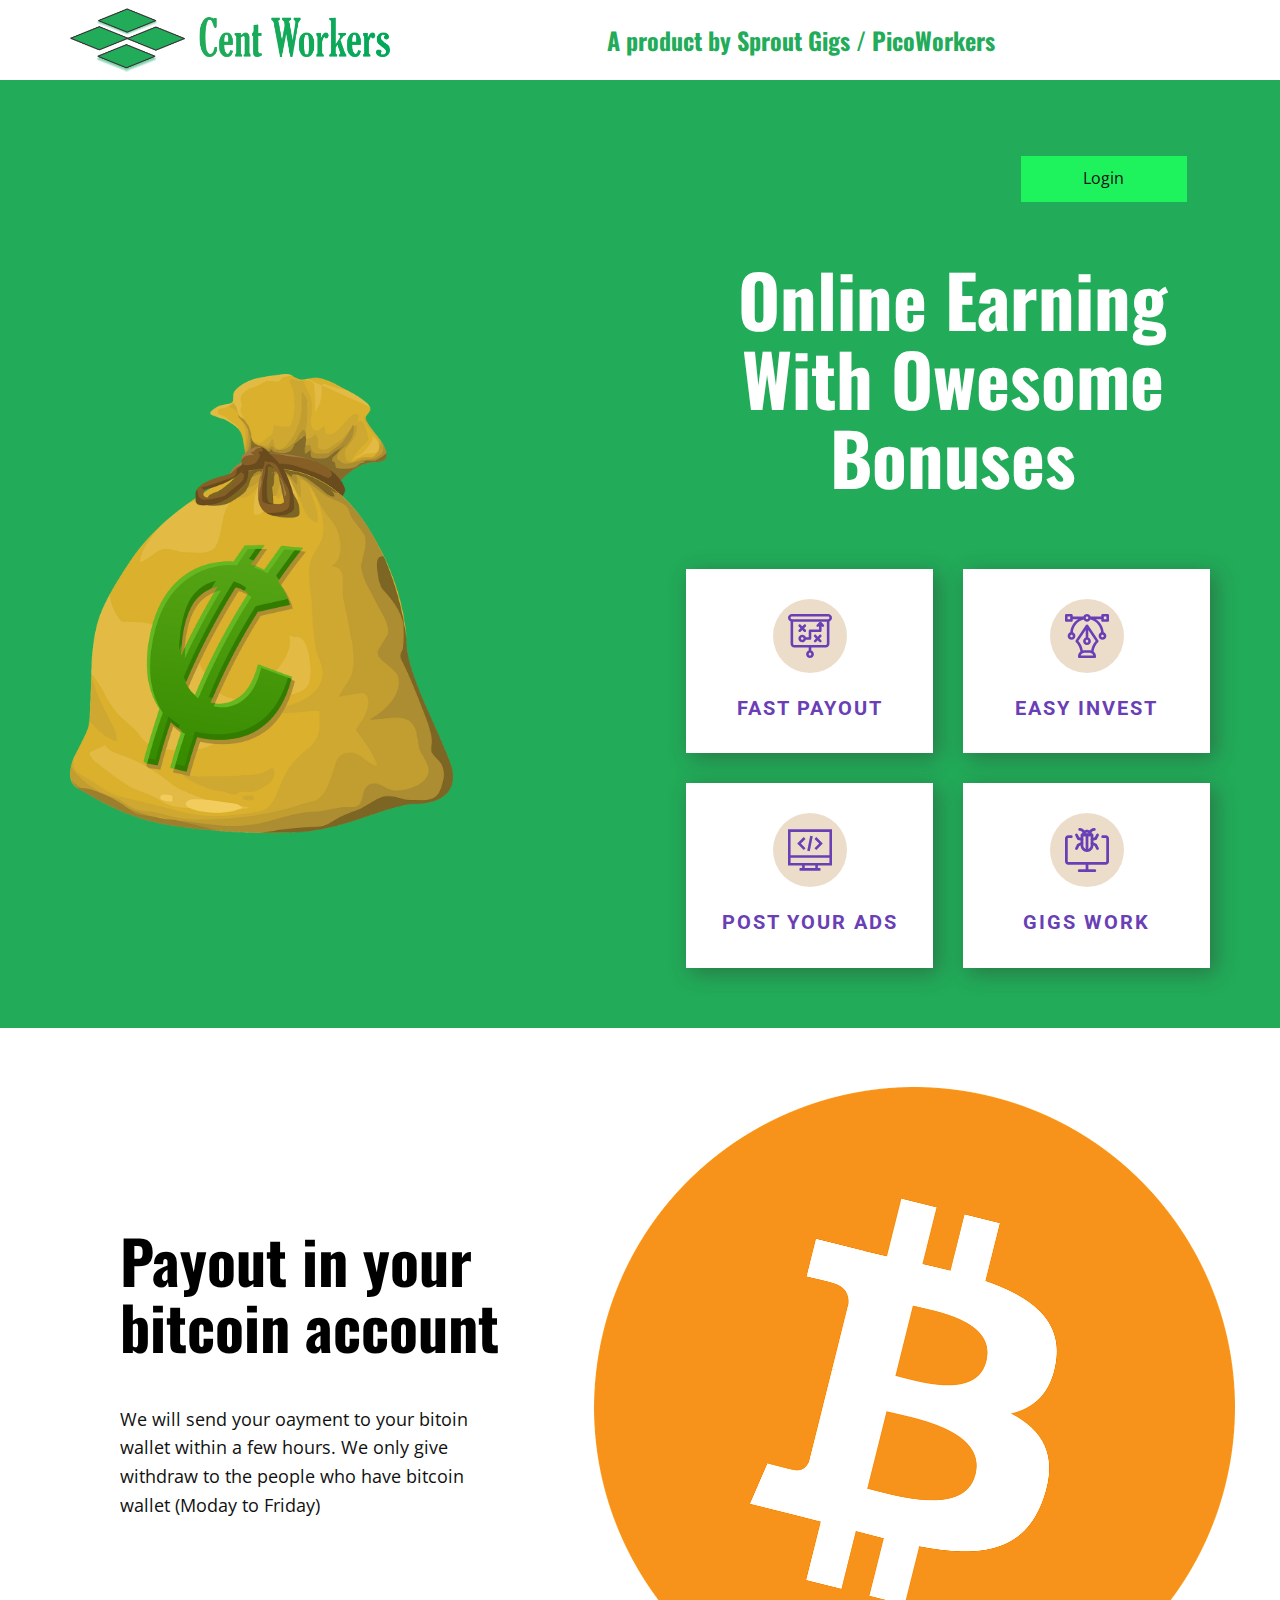
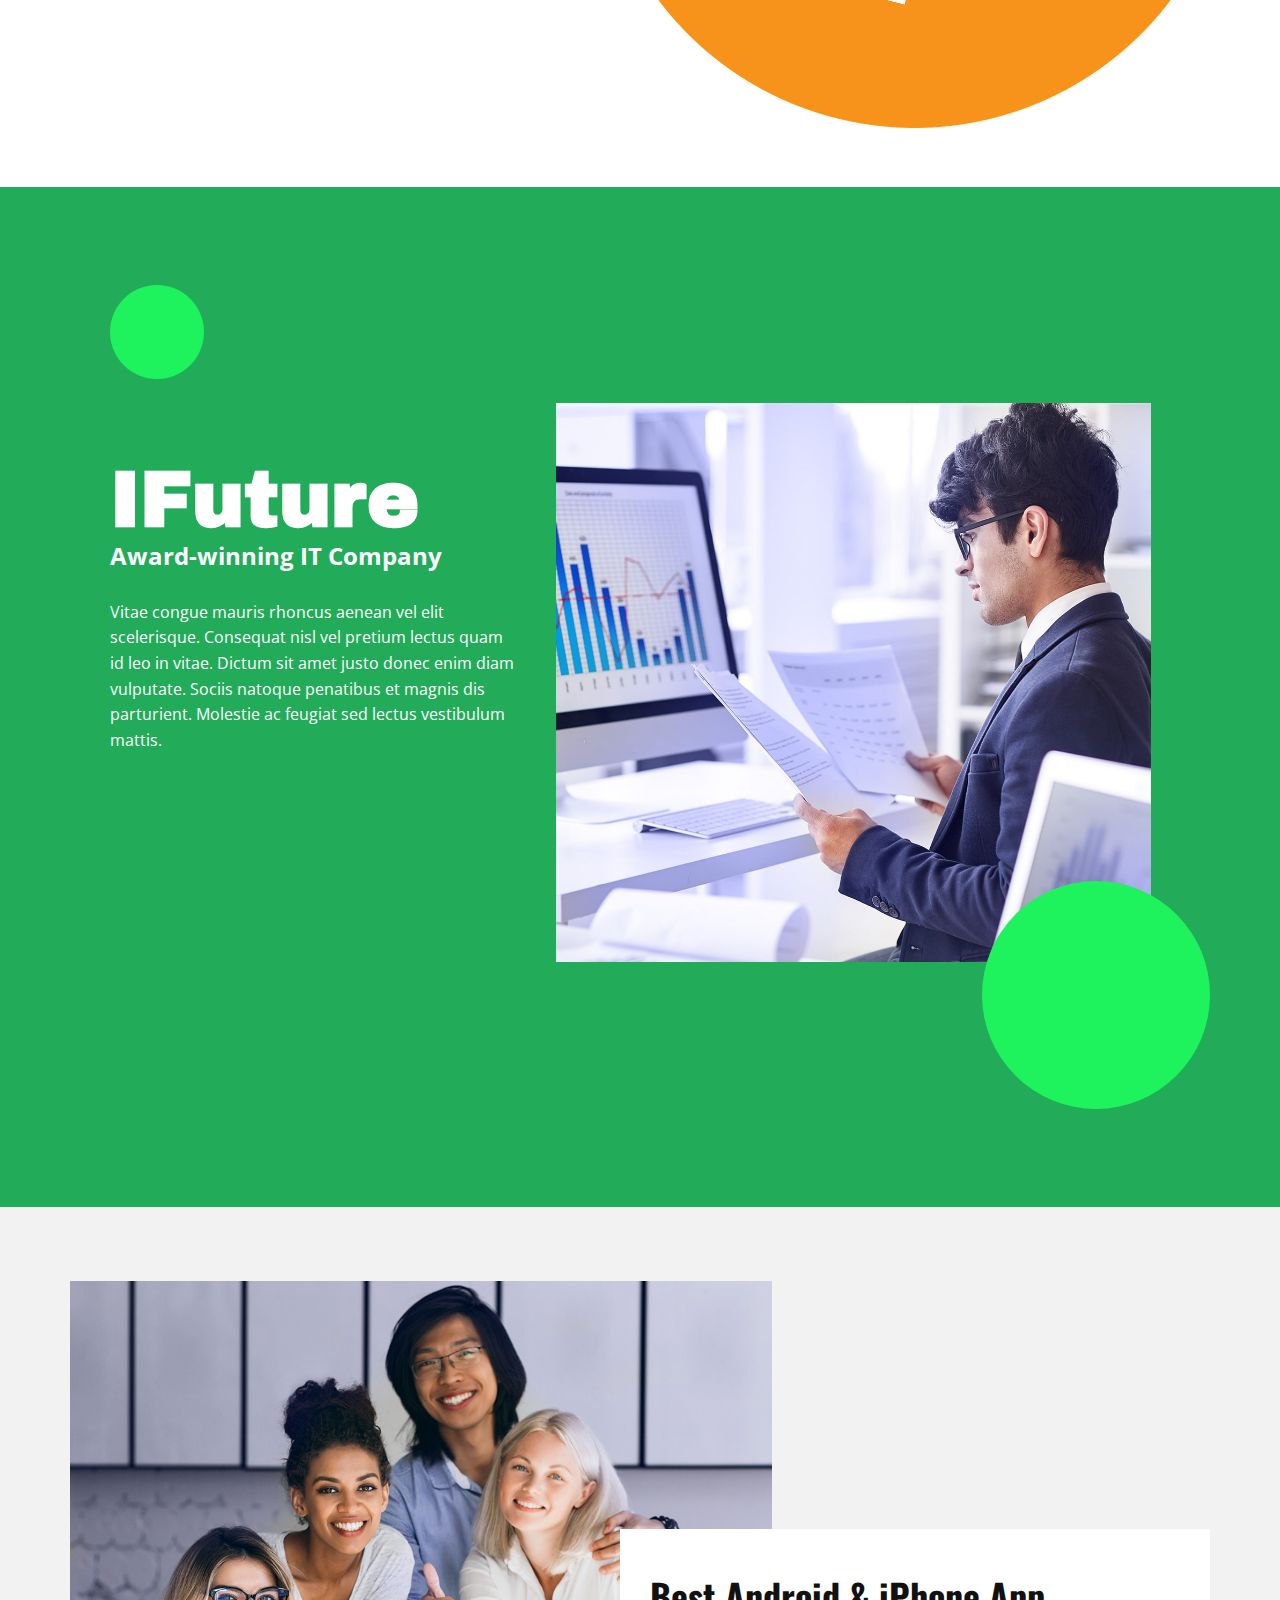
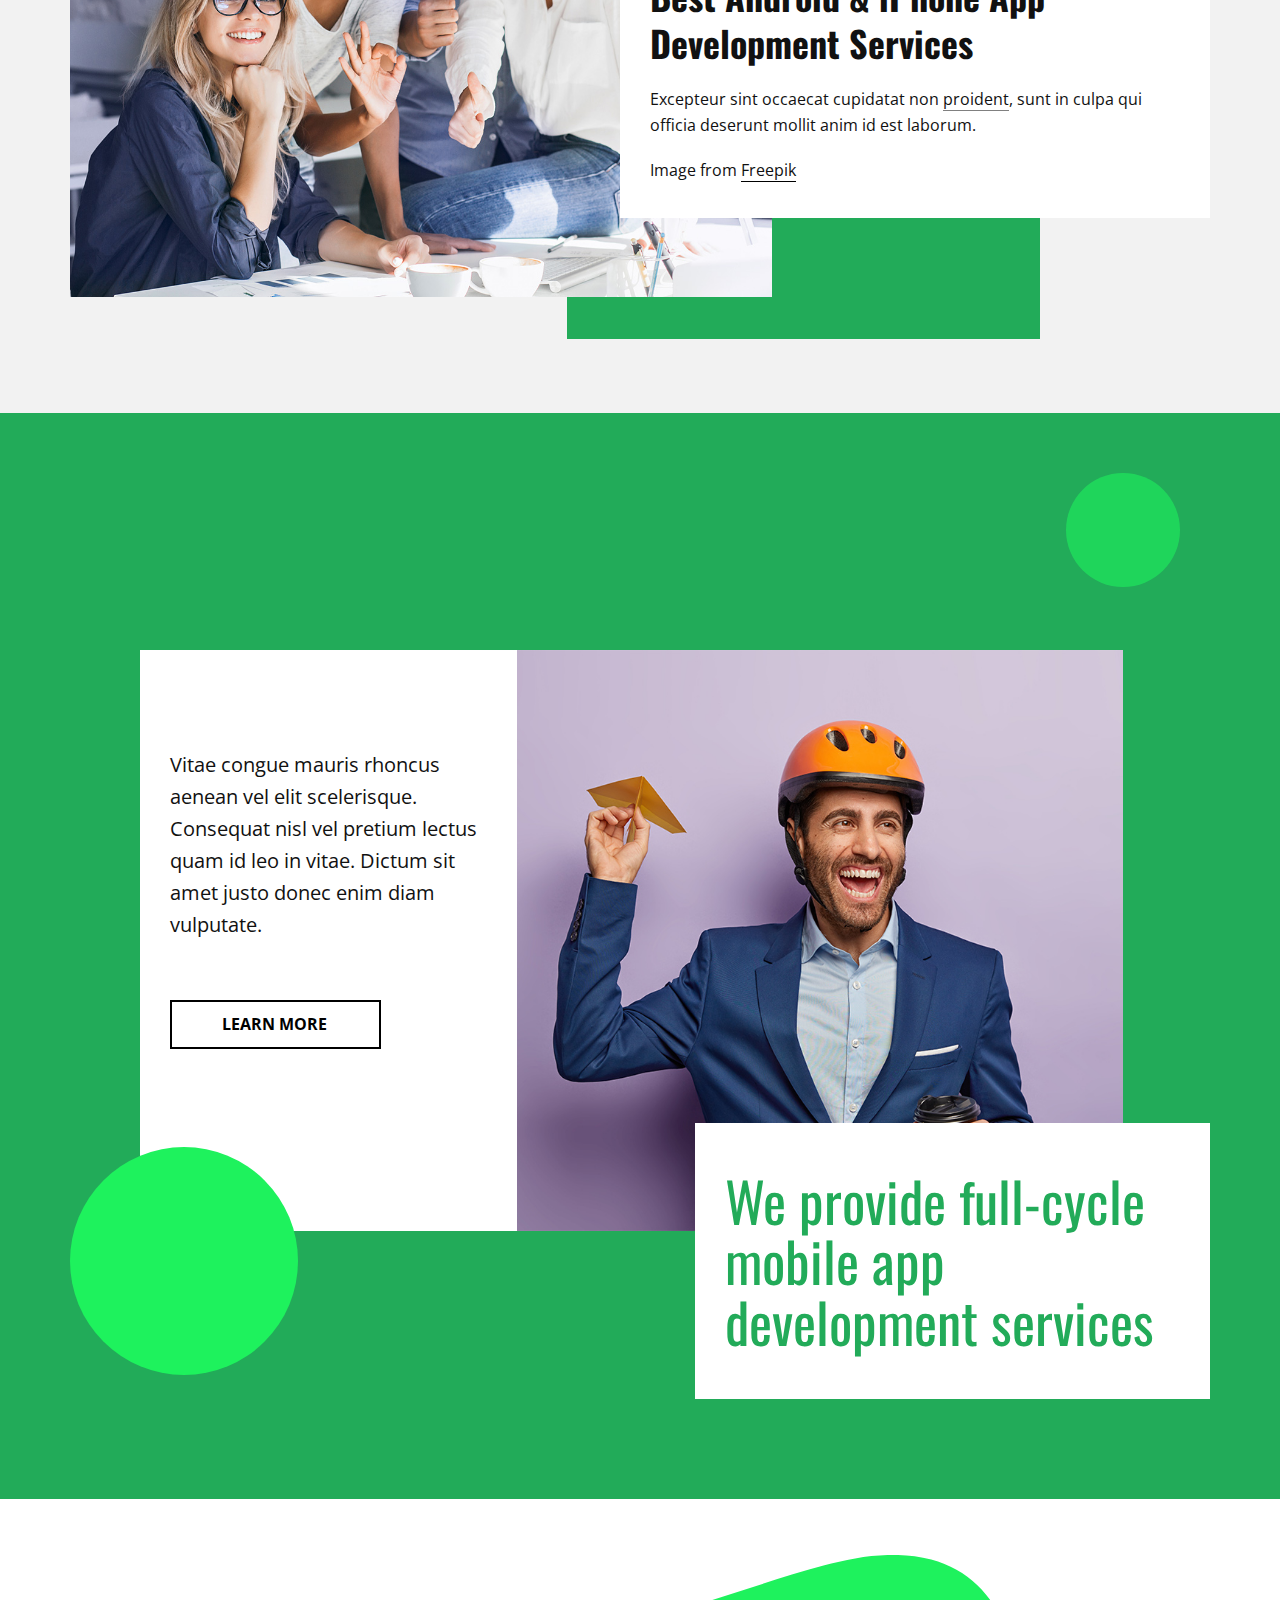
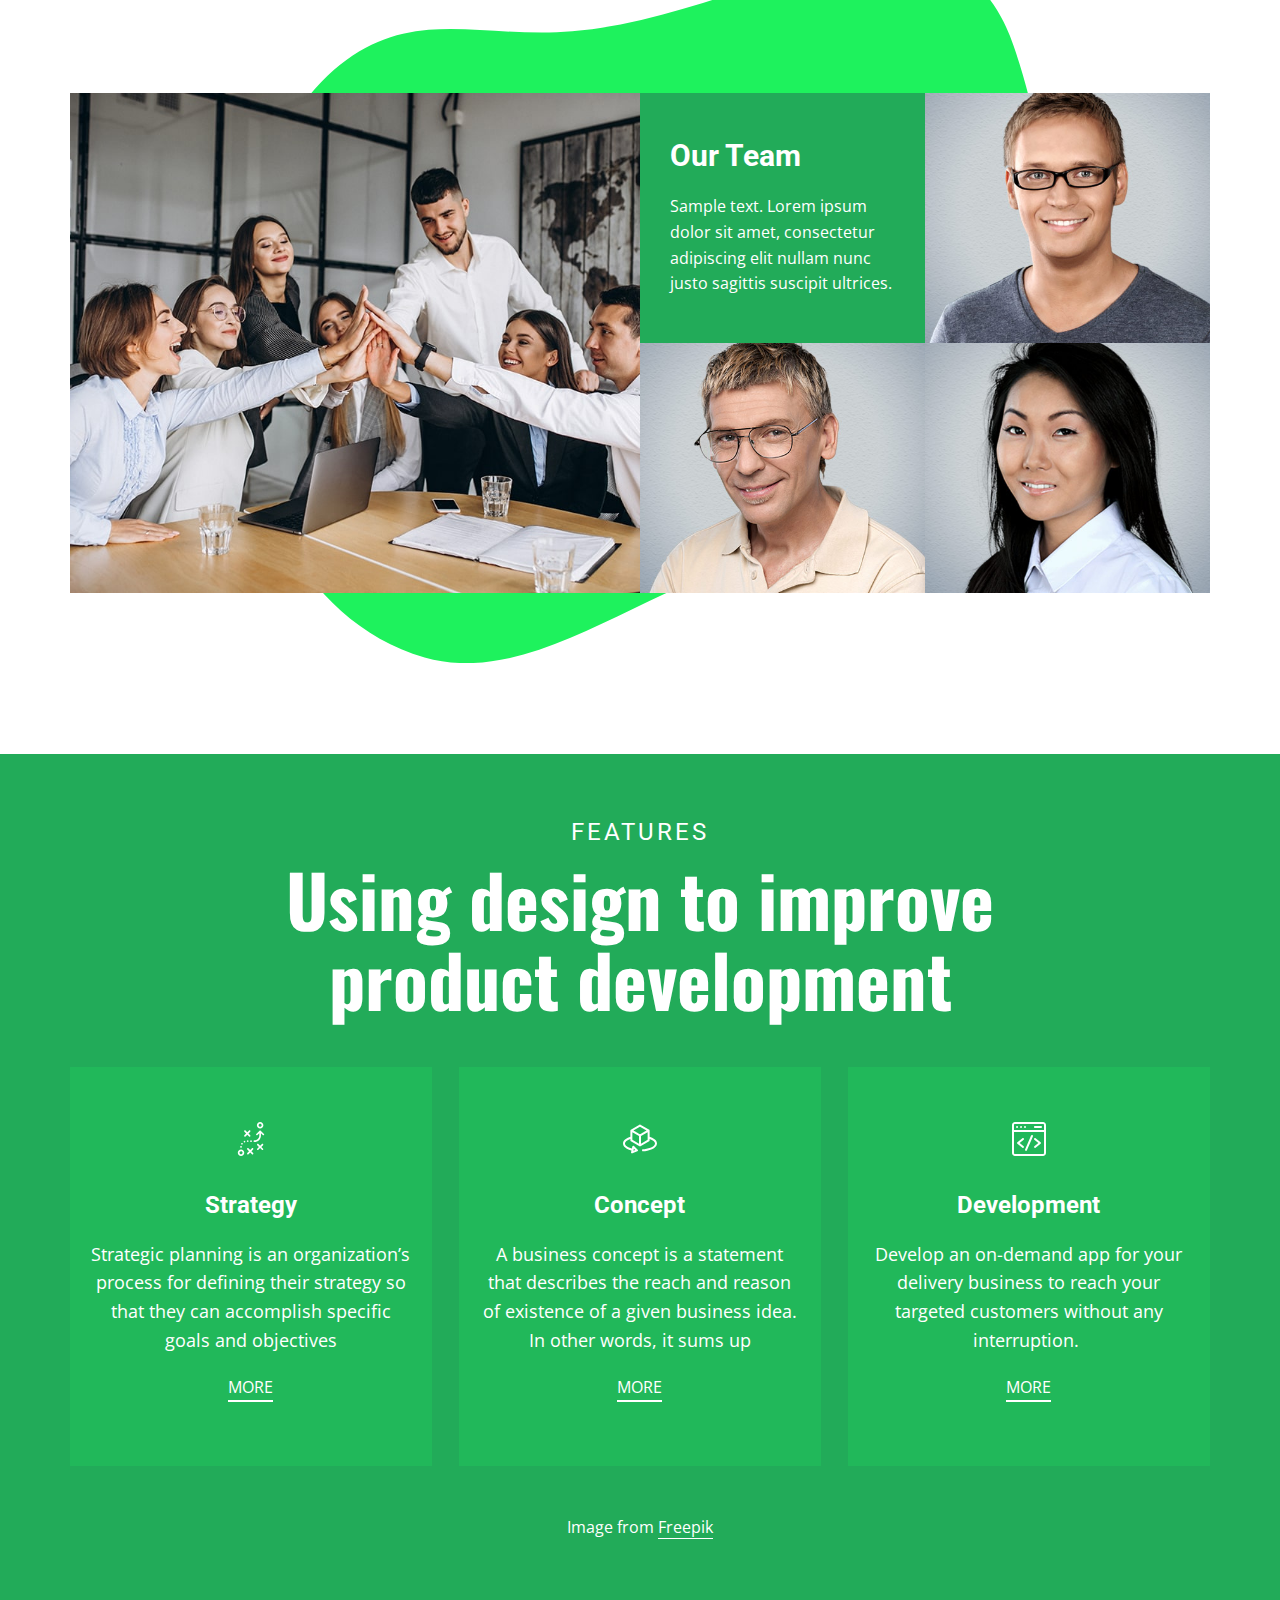
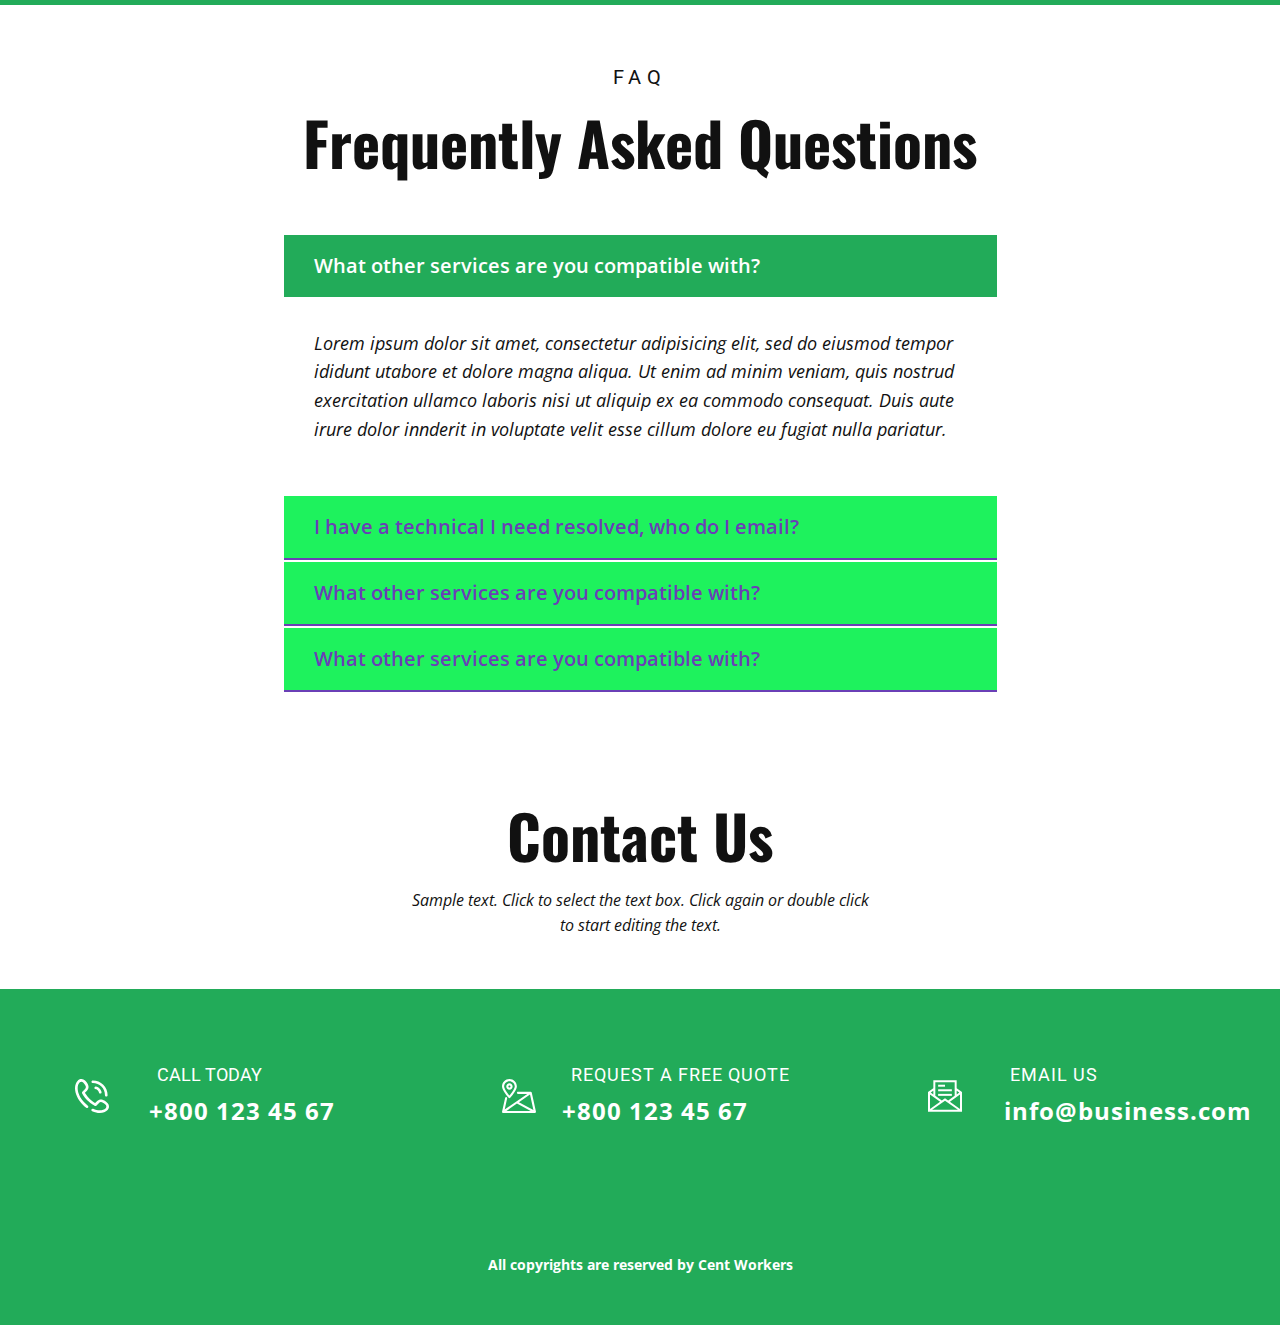
<file: Home.html>
<!DOCTYPE html>
<html style="font-size: 16px;" lang="en"><head>
    <meta name="viewport" content="width=device-width, initial-scale=1.0">
    <meta charset="utf-8">
    <meta name="keywords" content="Mobile App Development, Food delivery app, IFuture, Award-winning IT Company, Best Android &amp;amp; iPhone App Development Services, We provide full-cycle mobile app development services, Using design to improve product development, Frequently Asked Questions​, Contact Us">
    <meta name="description" content="">
    <title>Home</title>
    <link rel="stylesheet" href="nicepage.css" media="screen">
<link rel="stylesheet" href="Home.css" media="screen">
    <script class="u-script" type="text/javascript" src="jquery.js" defer=""></script>
    <script class="u-script" type="text/javascript" src="nicepage.js" defer=""></script>
    <meta name="generator" content="Nicepage 4.19.3, nicepage.com">
    <link id="u-theme-google-font" rel="stylesheet" href="https://fonts.googleapis.com/css?family=Roboto:100,100i,300,300i,400,400i,500,500i,700,700i,900,900i|Open+Sans:300,300i,400,400i,500,500i,600,600i,700,700i,800,800i">
    <link id="u-page-google-font" rel="stylesheet" href="https://fonts.googleapis.com/css?family=Oswald:200,300,400,500,600,700|Oswald:200,300,400,500,600,700|Archivo+Black:400">
    
    
    
    
    
    
    
    
    
    
    <script type="application/ld+json">{
		"@context": "http://schema.org",
		"@type": "Organization",
		"name": "",
		"logo": "images/fgh.png"
}</script>
    <meta name="theme-color" content="#d0af87">
    <meta property="og:title" content="Home">
    <meta property="og:type" content="website">
  </head>
  <body class="u-body u-xl-mode" data-lang="en"><header class="u-clearfix u-header u-header" id="sec-ae58"><div class="u-clearfix u-sheet u-sheet-1">
        <a href="Home.html" class="u-image u-logo u-image-1" data-image-width="600" data-image-height="120" title="Home">
          <img src="images/fgh.png" class="u-logo-image u-logo-image-1">
        </a>
        <h1 class="u-align-center u-text u-text-custom-color-1 u-text-1">A product by Sprout Gigs / PicoWorkers</h1>
      </div></header>
    <section class="u-align-right u-clearfix u-custom-color-1 u-section-1" id="sec-56d1">
      <div class="u-clearfix u-sheet u-sheet-1">
        <a href="Login.html" class="u-border-none u-btn u-button-style u-custom-color-2 u-hover-custom-color-1 u-btn-1">Login</a>
        <h1 class="u-align-center u-text u-text-1">Online Earning With Owesome Bonuses</h1>
        <img src="images/7477b9e4d2a1b0c8072616fc6f012984143e57cea7b3672b116d75604720aeade0cf68829d9b779e956a2f4def369c75b7055a615f1d5ecd1e7994_1280.png" alt="" class="u-image u-image-default u-image-1" data-image-width="1069" data-image-height="1280">
        <div class="u-list u-list-1">
          <div class="u-repeater u-repeater-1">
            <div class="u-container-style u-list-item u-repeater-item u-video-cover u-white u-list-item-1">
              <div class="u-container-layout u-similar-container u-valign-top u-container-layout-1"><span class="u-icon u-icon-circle u-palette-1-light-2 u-text-palette-4-base u-icon-1"><svg class="u-svg-link" preserveAspectRatio="xMidYMin slice" viewBox="0 0 512 512" style=""><use xmlns:xlink="http://www.w3.org/1999/xlink" xlink:href="#svg-74eb"></use></svg><svg class="u-svg-content" viewBox="0 0 512 512" x="0px" y="0px" id="svg-74eb" style="enable-background:new 0 0 512 512;"><g><g><path d="M386.607,304.394L367.213,285l19.393-19.393c5.859-5.858,5.859-15.356,0-21.214c-5.857-5.858-15.355-5.858-21.213,0    L346,263.787l-19.394-19.394c-5.857-5.858-15.355-5.858-21.213,0c-5.858,5.858-5.858,15.355,0,21.213L324.787,285l-19.393,19.393    c-5.858,5.858-5.858,15.355,0,21.213c5.857,5.857,15.355,5.858,21.213,0L346,306.213l19.394,19.394    c5.857,5.857,15.355,5.858,21.213,0C392.465,319.749,392.465,310.252,386.607,304.394z"></path>
</g>
</g><g><g><path d="M206.607,184.394L187.213,165l19.393-19.393c5.858-5.858,5.858-15.355,0-21.213c-5.857-5.858-15.355-5.858-21.213,0    L166,143.787l-19.394-19.394c-5.857-5.858-15.355-5.858-21.213,0c-5.858,5.858-5.858,15.355,0,21.213L144.787,165l-19.393,19.393    c-5.859,5.858-5.859,15.356,0,21.214c5.857,5.857,15.355,5.858,21.213,0L166,186.213l19.394,19.394    c5.857,5.857,15.355,5.858,21.213,0C212.465,199.749,212.465,190.252,206.607,184.394z"></path>
</g>
</g><g><g><path d="M416.606,124.394l-30-30c-0.029-0.029-0.06-0.052-0.089-0.081c-5.916-5.822-15.373-5.668-21.124,0.081l-30,30    c-5.858,5.858-5.858,15.355,0,21.213c5.857,5.858,15.355,5.858,21.213,0l4.394-4.394V180H256c-8.284,0-15,6.716-15,15v75h-32.58    c-6.192-17.459-22.865-30-42.42-30c-24.813,0-45,20.187-45,45s20.187,45,45,45c19.555,0,36.228-12.541,42.42-30H256    c8.284,0,15-6.716,15-15v-75h105c8.284,0,15-6.716,15-15v-53.787l4.394,4.394C398.322,148.535,402.161,150,406,150    s7.678-1.465,10.606-4.393C422.464,139.749,422.464,130.252,416.606,124.394z M166,300c-8.271,0-15-6.729-15-15s6.729-15,15-15    s15,6.729,15,15S174.271,300,166,300z"></path>
</g>
</g><g><g><path d="M467,0H45C20.187,0,0,20.187,0,45c0,19.555,12.541,36.228,30,42.42V345c0,24.813,20.187,45,45,45h166v34.58    c-17.459,6.192-30,22.865-30,42.42c0,24.813,20.187,45,45,45s45-20.187,45-45c0-19.555-12.541-36.228-30-42.42V390h166    c24.813,0,45-20.187,45-45V87.42c17.459-6.192,30-22.865,30-42.42C512,20.187,491.813,0,467,0z M256,482c-8.271,0-15-6.729-15-15    s6.729-15,15-15s15,6.729,15,15S264.271,482,256,482z M452,345c0,8.271-6.729,15-15,15H75c-8.271,0-15-6.729-15-15V90h392V345z     M467,60H45c-8.271,0-15-6.729-15-15s6.729-15,15-15h422c8.271,0,15,6.729,15,15S475.271,60,467,60z"></path>
</g>
</g></svg></span>
                <h4 class="u-align-center u-text u-text-palette-4-base u-text-2">Fast Payout</h4>
              </div>
            </div>
            <div class="u-align-center u-container-style u-list-item u-repeater-item u-video-cover u-white u-list-item-2">
              <div class="u-container-layout u-similar-container u-valign-top u-container-layout-2"><span class="u-icon u-icon-circle u-palette-1-light-2 u-text-palette-4-base u-icon-2"><svg class="u-svg-link" preserveAspectRatio="xMidYMin slice" viewBox="0 0 512 512" style=""><use xmlns:xlink="http://www.w3.org/1999/xlink" xlink:href="#svg-dec7"></use></svg><svg class="u-svg-content" viewBox="0 0 512 512" x="0px" y="0px" id="svg-dec7" style="enable-background:new 0 0 512 512;"><g><g><path d="M497,0h-60c-8.284,0-15,6.716-15,15v15H298.42C292.228,12.542,275.555,0,256,0s-36.228,12.542-42.42,30H90V15    c0-8.284-6.716-15-15-15H15C6.716,0,0,6.716,0,15v60c0,8.284,6.716,15,15,15h60c8.284,0,15-6.716,15-15V59.8h62.377    c-54.116,34.274-87.012,92.175-90.969,153.642C43.738,219.518,31,236.294,31,256c0,24.813,20.187,45,45,45s45-20.187,45-45    c0-19.38-12.315-35.938-29.53-42.26c5.326-70.647,56.198-131.494,124.226-148.758C223.07,79.794,238.361,90,256,90    c17.639,0,32.93-10.206,40.304-25.017c68.029,17.264,118.9,78.111,124.226,148.758C403.315,220.062,391,236.62,391,256    c0,24.813,20.187,45,45,45s45-20.187,45-45c0-19.706-12.738-36.482-30.408-42.558C446.627,151.852,413.633,94.207,359.623,60H422    v15c0,8.284,6.716,15,15,15h60c8.284,0,15-6.716,15-15V15C512,6.716,505.284,0,497,0z M60,60H30V30h30V60z M76,271    c-8.271,0-15-6.729-15-15s6.729-15,15-15s15,6.729,15,15S84.271,271,76,271z M256,60c-8.271,0-15-6.729-15-15s6.729-15,15-15    s15,6.729,15,15S264.271,60,256,60z M436,241c8.271,0,15,6.729,15,15s-6.729,15-15,15s-15-6.729-15-15S427.729,241,436,241z     M482,60h-30V30h30V60z"></path>
</g>
</g><g><g><path d="M388.48,307.679l-120-179.999c-0.004-0.006-0.009-0.012-0.013-0.019c-0.043-0.064-0.09-0.125-0.134-0.188    c-0.206-0.299-0.423-0.587-0.649-0.868c-6.321-7.854-18.357-7.324-24.017,0.868c-0.044,0.063-0.091,0.124-0.134,0.188    c-0.004,0.007-0.009,0.012-0.013,0.019l-120,180c-3.967,5.949-3.182,13.871,1.874,18.927    c29.927,29.927,48.975,69.047,54.164,110.901c-2.329,1.883-4.578,3.899-6.71,6.081C158.759,458.001,151,476.97,151,497    c0,8.284,6.716,15,15,15h180c8.284,0,15-6.716,15-15c0-20.03-7.759-38.999-21.847-53.412c-2.133-2.182-4.381-4.198-6.711-6.081    c5.188-41.856,24.236-80.976,54.163-110.9C391.662,321.551,392.447,313.628,388.48,307.679z M256,301c8.271,0,15,6.729,15,15    s-6.729,15-15,15s-15-6.729-15-15S247.729,301,256,301z M183.558,482c6.241-17.833,23.159-31,42.442-31h60    c19.283,0,36.201,13.167,42.442,31H183.558z M304.245,423.283C298.345,421.777,292.229,421,286,421h-60    c-6.229,0-12.345,0.777-18.245,2.284c-7.02-40.429-25.251-78.221-52.65-108.899L241,185.542v88.039    c-17.459,6.192-30,22.865-30,42.42c0,24.813,20.187,45,45,45s45-20.187,45-45c0-19.555-12.541-36.228-30-42.42v-88.039    l85.896,128.843C329.496,345.06,311.264,382.853,304.245,423.283z"></path>
</g>
</g></svg></span>
                <h4 class="u-text u-text-palette-4-base u-text-3">Easy invest</h4>
              </div>
            </div>
            <div class="u-align-center u-container-style u-list-item u-repeater-item u-video-cover u-white u-list-item-3">
              <div class="u-container-layout u-similar-container u-valign-top u-container-layout-3"><span class="u-icon u-icon-circle u-palette-1-light-2 u-text-palette-4-base u-icon-3"><svg class="u-svg-link" preserveAspectRatio="xMidYMin slice" viewBox="0 0 512 512" style=""><use xmlns:xlink="http://www.w3.org/1999/xlink" xlink:href="#svg-eec8"></use></svg><svg class="u-svg-content" viewBox="0 0 512 512" x="0px" y="0px" id="svg-eec8" style="enable-background:new 0 0 512 512;"><g><g><path d="M0,15.845v420.259h164.332v30.049h-30.036v30.001h243.407v-30.001h-30.036v-30.049H512V15.845H0z M317.665,466.153    H194.334v-30.049h123.332V466.153z M481.999,406.103H30.001v-60.075h451.997V406.103z M481.999,316.027H30.001V45.847h451.997    V316.027z"></path>
</g>
</g><g><g><polygon points="203.943,126.712 182.729,105.498 107.29,180.937 182.729,256.375 203.943,235.161 149.718,180.937   "></polygon>
</g>
</g><g><g><polygon points="329.271,105.498 308.057,126.712 362.282,180.937 308.057,235.161 329.271,256.375 404.709,180.937   "></polygon>
</g>
</g><g><g><rect x="166.742" y="165.947" transform="matrix(0.1951 -0.9808 0.9808 0.1951 28.5815 396.7237)" width="178.511" height="30.002"></rect>
</g>
</g></svg></span>
                <h4 class="u-text u-text-palette-4-base u-text-4">post your ads</h4>
              </div>
            </div>
            <div class="u-align-center u-container-style u-list-item u-repeater-item u-video-cover u-white u-list-item-4">
              <div class="u-container-layout u-similar-container u-valign-top u-container-layout-4"><span class="u-icon u-icon-circle u-palette-1-light-2 u-text-palette-4-base u-icon-4"><svg class="u-svg-link" preserveAspectRatio="xMidYMin slice" viewBox="0 0 24 24" style=""><use xmlns:xlink="http://www.w3.org/1999/xlink" xlink:href="#svg-c651"></use></svg><svg class="u-svg-content" viewBox="0 0 24 24" id="svg-c651"><path d="m22.25 20h-20.5c-.965 0-1.75-.785-1.75-1.75v-12.5c0-.965.785-1.75 1.75-1.75h1.68c.414 0 .75.336.75.75s-.336.75-.75.75h-1.68c-.136 0-.25.114-.25.25v12.5c0 .136.114.25.25.25h20.5c.136 0 .25-.114.25-.25v-12.5c0-.136-.114-.25-.25-.25h-1.68c-.414 0-.75-.336-.75-.75s.336-.75.75-.75h1.68c.965 0 1.75.785 1.75 1.75v12.5c0 .965-.785 1.75-1.75 1.75z"></path><path d="m16.25 24h-8.5c-.414 0-.75-.336-.75-.75s.336-.75.75-.75h8.5c.414 0 .75.336.75.75s-.336.75-.75.75z"></path><path d="m12 24c-.414 0-.75-.336-.75-.75v-4c0-.414.336-.75.75-.75s.75.336.75.75v4c0 .414-.336.75-.75.75z"></path><path d="m14 4.5h-4c-.414 0-.75-.336-.75-.75 0-1.517 1.233-2.75 2.75-2.75s2.75 1.233 2.75 2.75c0 .414-.336.75-.75.75zm-3-1.5h2c-.229-.304-.591-.5-1-.5s-.771.196-1 .5z"></path><path d="m13.601 3.3c-.069 0-.139-.01-.208-.029-.398-.115-.628-.53-.513-.929.397-1.379 1.68-2.342 3.12-2.342.414 0 .75.336.75.75s-.336.75-.75.75c-.775 0-1.466.518-1.679 1.258-.095.328-.395.542-.72.542z"></path><path d="m10.399 3.3c-.326 0-.625-.214-.72-.542-.213-.74-.904-1.258-1.679-1.258-.414 0-.75-.336-.75-.75s.336-.75.75-.75c1.44 0 2.723.963 3.121 2.342.115.398-.115.813-.513.929-.07.019-.14.029-.209.029z"></path><path d="m14.75 7c-.336 0-.642-.228-.727-.568-.101-.401.144-.809.545-.909l1.666-.416.846-1.691c.186-.371.636-.521 1.006-.336.371.186.521.636.335 1.006l-1 2c-.098.196-.276.34-.489.393l-2 .5c-.061.014-.122.021-.182.021z"></path><path d="m17.75 12c-.275 0-.54-.151-.671-.415l-.886-1.771-1.771-.858c-.373-.181-.528-.629-.348-1.002s.629-.527 1.002-.348l2 .97c.149.072.27.191.344.34l1 2c.185.37.035.82-.335 1.006-.107.053-.222.078-.335.078z"></path><path d="m9.25 7c-.06 0-.121-.007-.182-.022l-2-.5c-.213-.053-.391-.197-.489-.393l-1-2c-.185-.37-.035-.82.335-1.006.372-.185.821-.035 1.006.336l.846 1.691 1.666.416c.402.101.646.508.545.909-.084.341-.391.569-.727.569z"></path><path d="m6.25 12c-.113 0-.227-.025-.335-.079-.371-.186-.521-.636-.335-1.006l1-2c.074-.148.195-.268.344-.34l2-.97c.372-.178.821-.025 1.001.348.181.373.025.821-.348 1.002l-1.77.858-.886 1.771c-.131.265-.397.416-.671.416z"></path><path d="m12 13c-1.93 0-3.5-1.57-3.5-3.5v-5.75c0-.414.336-.75.75-.75h5.5c.414 0 .75.336.75.75v5.75c0 1.93-1.57 3.5-3.5 3.5zm-2-8.5v5c0 1.103.897 2 2 2s2-.897 2-2v-5z"></path><path d="m12 13c-.414 0-.75-.336-.75-.75v-8.5c0-.414.336-.75.75-.75s.75.336.75.75v8.5c0 .414-.336.75-.75.75z"></path></svg></span>
                <h4 class="u-text u-text-palette-4-base u-text-5">Gigs work</h4>
              </div>
            </div>
          </div>
        </div>
      </div>
    </section>
    <section class="u-align-left u-clearfix u-white u-section-2" id="carousel_d381">
      <div class="u-clearfix u-sheet u-sheet-1">
        <div class="u-clearfix u-layout-wrap u-layout-wrap-1">
          <div class="u-gutter-0 u-layout">
            <div class="u-layout-row">
              <div class="u-align-center-sm u-align-center-xs u-align-left-lg u-align-left-md u-align-left-xl u-container-style u-layout-cell u-size-26 u-white u-layout-cell-1">
                <div class="u-container-layout u-container-layout-1">
                  <h1 class="u-text u-text-black u-text-1">Payout in your bitcoin account<br>
                  </h1>
                  <p class="u-text u-text-2">We will send your oayment to your bitoin wallet within a few hours. We only give withdraw to the people who have bitcoin wallet (Moday to Friday)</p>
                </div>
              </div>
              <div class="u-container-style u-layout-cell u-size-34 u-layout-cell-2">
                <div class="u-container-layout u-valign-middle-sm u-container-layout-2">
                  <div class="u-palette-4-light-1 u-preserve-proportions u-shape u-shape-circle u-shape-1"></div>
                  <img src="images/872117eb66491837e38a700a0f65006e1fd194e14821064aac41eaa34df03e323a818964855995dc876ba497dcf05d6114192c5f8afff50caf6857_1280.png" alt="" class="u-expanded-width-xs u-image u-image-default u-image-1" data-image-width="1280" data-image-height="1280">
                </div>
              </div>
            </div>
          </div>
        </div>
      </div>
    </section>
    <section class="u-clearfix u-custom-color-1 u-section-3" id="carousel_d98a">
      <div class="u-clearfix u-sheet u-valign-middle-lg u-valign-middle-sm u-valign-middle-xl u-sheet-1">
        <div class="u-custom-color-2 u-shape u-shape-circle u-shape-1"></div>
        <div class="u-clearfix u-layout-wrap u-layout-wrap-1">
          <div class="u-layout">
            <div class="u-layout-row">
              <div class="u-align-left u-container-style u-layout-cell u-right-cell u-size-27 u-layout-cell-1">
                <div class="u-container-layout u-valign-middle-lg u-valign-middle-md u-valign-middle-sm u-valign-middle-xs u-container-layout-1">
                  <h1 class="u-custom-font u-text u-text-1">IFuture</h1>
                  <h2 class="u-custom-font u-text u-text-font u-text-2">Award-winning IT Company</h2>
                  <p class="u-text u-text-3">Vitae congue mauris rhoncus aenean vel elit scelerisque. Consequat nisl vel pretium lectus quam id leo in vitae. Dictum sit amet justo donec enim diam vulputate. Sociis natoque penatibus et magnis dis parturient. Molestie ac feugiat sed lectus vestibulum mattis.</p>
                </div>
              </div>
              <div class="u-container-style u-image u-layout-cell u-left-cell u-size-33 u-image-1" data-image-width="1200" data-image-height="1043">
                <div class="u-container-layout u-container-layout-2"></div>
              </div>
            </div>
          </div>
        </div>
        <div class="u-custom-color-2 u-preserve-proportions u-shape u-shape-circle u-shape-2"></div>
      </div>
    </section>
    <section class="u-clearfix u-grey-5 u-section-4" id="carousel_4e26">
      <div class="u-clearfix u-sheet u-valign-middle-md u-valign-middle-sm u-valign-middle-xs u-sheet-1">
        <div class="u-custom-color-1 u-shape u-shape-rectangle u-shape-1"></div>
        <img class="u-image u-image-1" src="images/rtt.jpg" data-image-width="1200" data-image-height="1018">
        <div class="u-align-left u-container-style u-group u-white u-group-1">
          <div class="u-container-layout u-valign-middle u-container-layout-1">
            <h2 class="u-text u-text-1">Best Android &amp; iPhone App Development Services</h2>
            <p class="u-text u-text-2">Excepteur sint occaecat cupidatat non <a href="https://nicepage.com/k/competition-website-templates" class="u-active-none u-border-1 u-border-grey-50 u-border-no-left u-border-no-right u-border-no-top u-btn u-button-link u-button-style u-hover-none u-none u-text-body-color u-btn-1">proident</a>, sunt in culpa qui officia deserunt mollit anim id est laborum.
            </p>
            <p class="u-text u-text-3">Image from <a href="https://www.freepik.com/photos/people" class="u-active-none u-border-1 u-border-black u-border-no-left u-border-no-right u-border-no-top u-btn u-button-link u-button-style u-hover-none u-none u-text-body-color u-btn-2">Freepik</a>
            </p>
          </div>
        </div>
      </div>
    </section>
    <section class="u-clearfix u-custom-color-1 u-section-5" id="carousel_0eca">
      <div class="u-clearfix u-sheet u-valign-middle-lg u-valign-middle-md u-valign-middle-sm u-valign-middle-xs u-sheet-1">
        <div class="u-custom-color-2 u-opacity u-opacity-60 u-shape u-shape-circle u-shape-1"></div>
        <div class="u-clearfix u-layout-wrap u-layout-wrap-1">
          <div class="u-layout">
            <div class="u-layout-row">
              <div class="u-align-left u-container-style u-layout-cell u-left-cell u-shape-rectangle u-size-23-lg u-size-23-xl u-size-25-md u-size-25-sm u-size-25-xs u-white u-layout-cell-1">
                <div class="u-container-layout u-valign-middle-lg u-valign-middle-xl u-container-layout-1">
                  <p class="u-text u-text-1">Vitae congue mauris rhoncus aenean vel elit scelerisque. Consequat nisl vel pretium lectus quam id leo in vitae. Dictum sit amet justo donec enim diam vulputate.&nbsp;<br>
                    <br>
                  </p>
                  <a href="https://nicepage.com/c/sale-website-templates" class="u-border-2 u-border-black u-btn u-button-style u-hover-black u-none u-text-black u-text-hover-white u-btn-1">learn more</a>
                </div>
              </div>
              <div class="u-align-center u-container-style u-image u-layout-cell u-right-cell u-size-35-md u-size-35-sm u-size-35-xs u-size-37-lg u-size-37-xl u-image-1" data-image-width="900" data-image-height="789">
                <div class="u-container-layout u-valign-top u-container-layout-2"></div>
              </div>
            </div>
          </div>
        </div>
        <div class="u-align-left u-container-style u-group u-white u-group-1">
          <div class="u-container-layout u-valign-middle u-container-layout-3">
            <h2 class="u-text u-text-custom-color-1 u-text-2">We provide full-cycle mobile app development services</h2>
          </div>
        </div>
        <div class="u-custom-color-2 u-shape u-shape-circle u-shape-2"></div>
      </div>
    </section>
    <section class="u-align-center u-border-no-bottom u-border-no-left u-border-no-right u-border-no-top u-clearfix u-white u-section-6" id="sec-25ef">
      <div class="u-clearfix u-sheet u-sheet-1">
        <div class="u-expanded-width-md u-expanded-width-sm u-shape u-shape-svg u-text-custom-color-2 u-shape-1">
          <svg class="u-svg-link" preserveAspectRatio="none" viewBox="0 0 160 140" style=""><use xmlns:xlink="http://www.w3.org/1999/xlink" xlink:href="#svg-cffe"></use></svg>
          <svg class="u-svg-content" viewBox="0 0 160 140" x="0px" y="0px" id="svg-cffe" style="enable-background:new 0 0 160 140;"><path d="M38.1,14.8c8.8-0.7,18.1,1.2,28.4,0.3c17-1.5,33.3-8.6,49.7-13c6.9-1.9,14.3-3,21.3-1.2c8.6,2.3,13.5,8.9,16.3,17.1
	c8,23.1,6.9,40.9,4.4,65.3c-1.4,13.7-5.5,30.3-20,35c-11.4,3.7-23.9-0.3-35.7,1.8c-20.8,3.8-43.5,25-65.2,18.8
	c-42.8-12.4-48.2-87.2-19.2-115C24.8,17.6,31.3,15.4,38.1,14.8L38.1,14.8z"></path></svg>
        </div>
        <div class="u-clearfix u-expanded-width-lg u-expanded-width-xl u-gutter-0 u-layout-wrap u-layout-wrap-1">
          <div class="u-layout">
            <div class="u-layout-row">
              <div class="u-size-30 u-size-60-md">
                <div class="u-layout-col">
                  <div class="u-container-style u-image u-layout-cell u-left-cell u-size-60 u-image-1" src="">
                    <div class="u-container-layout u-valign-middle u-container-layout-1"></div>
                  </div>
                </div>
              </div>
              <div class="u-size-30 u-size-60-md">
                <div class="u-layout-col">
                  <div class="u-size-30">
                    <div class="u-layout-row">
                      <div class="u-align-left u-container-style u-custom-color-1 u-layout-cell u-size-30 u-layout-cell-2">
                        <div class="u-container-layout u-valign-middle u-container-layout-2">
                          <h3 class="u-text u-text-1">Our Team</h3>
                          <p class="u-text u-text-2">Sample text. Lorem ipsum dolor sit amet, consectetur adipiscing elit nullam nunc justo sagittis suscipit ultrices.</p>
                        </div>
                      </div>
                      <div class="u-container-style u-image u-layout-cell u-right-cell u-size-30 u-image-2" src="" data-image-width="450" data-image-height="520">
                        <div class="u-container-layout u-valign-middle u-container-layout-3"></div>
                      </div>
                    </div>
                  </div>
                  <div class="u-size-30">
                    <div class="u-layout-row">
                      <div class="u-container-style u-image u-layout-cell u-size-30 u-image-3" src="" data-image-width="450" data-image-height="520">
                        <div class="u-container-layout u-valign-middle u-container-layout-4"></div>
                      </div>
                      <div class="u-container-style u-image u-layout-cell u-right-cell u-size-30 u-image-4" src="" data-image-width="450" data-image-height="520">
                        <div class="u-container-layout u-valign-middle u-container-layout-5"></div>
                      </div>
                    </div>
                  </div>
                </div>
              </div>
            </div>
          </div>
        </div>
      </div>
    </section>
    <section class="u-align-center u-clearfix u-custom-color-1 u-section-7" id="carousel_d4e0">
      <div class="u-clearfix u-sheet u-valign-middle u-sheet-1">
        <h4 class="u-text u-text-1">Features</h4>
        <h1 class="u-text u-text-2">Using design to improve product development</h1>
        <div class="u-expanded-width u-list u-list-1">
          <div class="u-repeater u-repeater-1">
            <div class="u-align-center u-container-style u-custom-color-2 u-list-item u-opacity u-opacity-20 u-repeater-item u-shape-rectangle u-list-item-1">
              <div class="u-container-layout u-similar-container u-valign-top u-container-layout-1"><span class="u-icon u-icon-circle u-text-body-alt-color u-icon-1"><svg class="u-svg-link" preserveAspectRatio="xMidYMin slice" viewBox="0 0 486.9 486.9" style=""><use xmlns:xlink="http://www.w3.org/1999/xlink" xlink:href="#svg-54fe"></use></svg><svg class="u-svg-content" viewBox="0 0 486.9 486.9" x="0px" y="0px" id="svg-54fe" style="enable-background:new 0 0 486.9 486.9;"><g><g><path d="M374.288,93.2c25.6,0,46.4-20.9,46.4-46.6S399.888,0,374.288,0s-46.4,21-46.4,46.6S348.688,93.2,374.288,93.2z     M374.288,24.1c12.3,0,22.4,10.1,22.4,22.6s-10,22.6-22.4,22.6s-22.4-10.2-22.4-22.7S361.888,24.1,374.288,24.1z"></path><path d="M100.688,393.7c-25.6,0-46.4,20.9-46.4,46.6s20.8,46.6,46.4,46.6s46.4-20.9,46.4-46.6S126.188,393.7,100.688,393.7z     M100.688,462.9c-12.3,0-22.4-10.1-22.4-22.6c0-12.4,10-22.6,22.4-22.6s22.4,10.1,22.4,22.6    C122.988,452.7,112.988,462.9,100.688,462.9z"></path><path d="M215.388,206.5c2.3,2.3,5.4,3.5,8.5,3.5s6.1-1.2,8.5-3.5c4.7-4.7,4.7-12.3,0-17l-25-25l25-25c4.7-4.7,4.7-12.3,0-17    c-4.7-4.7-12.3-4.7-17,0l-25,25l-25-25c-4.7-4.7-12.3-4.7-17,0c-4.7,4.7-4.7,12.3,0,17l25,25l-25,25c-4.7,4.7-4.7,12.3,0,17    c2.3,2.3,5.4,3.5,8.5,3.5s6.1-1.2,8.5-3.5l25-25L215.388,206.5z"></path><path d="M416.288,315c-4.7-4.7-12.3-4.7-17,0l-25,25l-25-25c-4.7-4.7-12.3-4.7-17,0s-4.7,12.3,0,17l25,25l-25,25    c-4.7,4.7-4.7,12.3,0,17c2.3,2.3,5.4,3.5,8.5,3.5s6.1-1.2,8.5-3.5l25-25l25,25c2.3,2.3,5.4,3.5,8.5,3.5s6.1-1.2,8.5-3.5    c4.7-4.7,4.7-12.3,0-17l-25-25l25-25C420.988,327.2,420.988,319.7,416.288,315z"></path><path d="M274.088,376.9c-4.7-4.7-12.3-4.7-17,0l-25,25l-25-25c-4.7-4.7-12.3-4.7-17,0c-4.7,4.7-4.7,12.3,0,17l25,25l-25,25    c-4.7,4.7-4.7,12.3,0,17c2.3,2.3,5.4,3.5,8.5,3.5s6.1-1.2,8.5-3.5l25-25l25,25c2.3,2.3,5.4,3.5,8.5,3.5s6.1-1.2,8.5-3.5    c4.7-4.7,4.7-12.3,0-17l-25-25l25-25C278.688,389.2,278.688,381.6,274.088,376.9z"></path><path d="M196.388,286.7c6.6,0,12-5.4,12-12c0-6.6-5.4-12-12-12s-12,5.4-12,12C184.388,281.3,189.688,286.7,196.388,286.7z"></path><path d="M107.488,322.1c2,1.3,4.3,2,6.6,2c3.9,0,7.7-1.9,10-5.4c3.6-5.5,2.1-13-3.4-16.6c-5.5-3.6-13-2.1-16.6,3.4    C100.388,311,101.888,318.5,107.488,322.1z"></path><path d="M144.988,270.8c-6.1,2.7-8.8,9.8-6.1,15.8c2,4.5,6.4,7.1,11,7.1c1.6,0,3.3-0.3,4.9-1c6.1-2.7,8.8-9.8,6.1-15.8    C158.087,270.8,150.988,268.1,144.988,270.8z"></path><circle cx="243.888" cy="274.7" r="12"></circle><path d="M100.688,369c3.2,0,6.3-1.3,8.5-3.5s3.5-5.3,3.5-8.5s-1.3-6.3-3.5-8.5s-5.3-3.5-8.5-3.5s-6.3,1.3-8.5,3.5    s-3.5,5.3-3.5,8.5s1.3,6.3,3.5,8.5S97.488,369,100.688,369z"></path><path d="M429.088,170.2l-46.4-46.4c-4.7-4.7-12.3-4.7-17,0l-46.4,46.4c-4.7,4.7-4.7,12.3,0,17s12.3,4.7,17,0l25.9-25.9v31    c0,38.8-31.8,70.3-70.9,70.3c-6.6,0-12,5.4-12,12c0,6.6,5.4,12,12,12c52.3,0,94.9-42.3,94.9-94.3v-31.1l25.9,25.9    c2.3,2.3,5.4,3.5,8.5,3.5s6.1-1.2,8.5-3.5C433.788,182.5,433.788,174.9,429.088,170.2z"></path>
</g>
</g></svg></span>
                <h4 class="u-text u-text-body-alt-color u-text-3">Strategy</h4>
                <p class="u-text u-text-body-alt-color u-text-4">Strategic planning is an organization’s process for defining their strategy so that they can accomplish specific goals and objectives</p>
                <a href="https://nicepage.online" class="u-border-2 u-border-active-palette-1-base u-border-hover-palette-1-base u-border-no-left u-border-no-right u-border-no-top u-border-white u-btn u-button-style u-none u-text-active-white u-text-body-alt-color u-text-hover-white u-btn-1">more</a>
              </div>
            </div>
            <div class="u-align-center u-container-style u-custom-color-2 u-list-item u-opacity u-opacity-20 u-repeater-item u-shape-rectangle u-video-cover u-list-item-2">
              <div class="u-container-layout u-similar-container u-valign-top u-container-layout-2"><span class="u-icon u-icon-circle u-text-body-alt-color u-icon-2"><svg class="u-svg-link" preserveAspectRatio="xMidYMin slice" viewBox="0 0 512 512" style=""><use xmlns:xlink="http://www.w3.org/1999/xlink" xlink:href="#svg-3b4d"></use></svg><svg class="u-svg-content" viewBox="0 0 512 512" id="svg-3b4d"><g><path d="m400.904 222.798v-94.404c0-7.224-5.133-13.354-12.119-14.72l-126.096-72.801c-4.641-2.68-10.359-2.68-15 0l-129.093 74.532c-4.641 2.679-7.5 7.631-7.5 12.99v94.404c-49.739 15.649-111.096 47.948-111.096 100.064 0 44.723 47.412 83.574 127.305 104.758l-5.96 27.292c-2.556 11.702 9.041 21.601 20.226 17.127l75-30c9.922-3.967 12.64-16.794 5.129-24.439l-56-57c-8.332-8.478-22.812-4.334-25.355 7.313l-6.631 30.363c-63.304-17.056-103.714-46.228-103.714-75.414 0-25.345 30.686-50.947 81.096-68.464v23.06c0 5.359 2.859 10.311 7.5 12.99l129.904 75c4.641 2.68 10.359 2.68 15 0l129.904-75c4.641-2.68 7.5-7.631 7.5-12.99v-23.06c50.41 17.517 81.096 43.119 81.096 68.464 0 55.546-121.998 83.743-181.91 88.684-8.256.682-14.396 7.928-13.715 16.184.675 8.174 7.835 14.395 16.184 13.715 78.101-6.457 209.441-40.205 209.441-118.583 0-52.121-61.374-84.42-111.096-100.065zm-237.167 178.612 20.773 21.144-27.821 11.129zm91.452-330.227 99.904 57.68c-12.197 7.042-90.954 52.512-99.093 57.211-8.88-5.127-86.579-49.986-99.904-57.68zm-114.093 83.193 99.904 57.679v114.423l-99.904-57.68zm229.808 114.422-99.904 57.68v-114.423l99.904-57.679z"></path>
</g></svg></span>
                <h4 class="u-text u-text-body-alt-color u-text-5">Concept</h4>
                <p class="u-text u-text-body-alt-color u-text-6">A business concept is a statement that describes the reach and reason of existence of a given business idea. In other words, it sums up</p>
                <a href="https://nicepage.com/k/competition-website-templates" class="u-border-2 u-border-active-palette-1-base u-border-hover-palette-1-base u-border-no-left u-border-no-right u-border-no-top u-border-white u-btn u-button-style u-none u-text-active-white u-text-body-alt-color u-text-hover-white u-btn-2">more</a>
              </div>
            </div>
            <div class="u-align-center u-container-style u-custom-color-2 u-list-item u-opacity u-opacity-20 u-repeater-item u-shape-rectangle u-video-cover u-list-item-3">
              <div class="u-container-layout u-similar-container u-valign-top u-container-layout-3"><span class="u-icon u-icon-circle u-icon-3"><svg class="u-svg-link" preserveAspectRatio="xMidYMin slice" viewBox="0 0 512 512" style=""><use xmlns:xlink="http://www.w3.org/1999/xlink" xlink:href="#svg-9ced"></use></svg><svg class="u-svg-content" viewBox="0 0 512 512" id="svg-9ced"><path d="m467 1h-422c-24.813 0-45 20.187-45 45v420c0 24.813 20.187 45 45 45h422c24.813 0 45-20.187 45-45v-420c0-24.813-20.187-45-45-45zm-422 30h422c8.271 0 15 6.729 15 15v75h-452v-75c0-8.271 6.729-15 15-15zm422 450h-422c-8.271 0-15-6.729-15-15v-315h452v315c0 8.271-6.729 15-15 15z"></path><path d="m306.909 197.213c-7.614-3.263-16.433.264-19.696 7.878l-90 210c-3.264 7.614.264 16.433 7.878 19.696 7.617 3.264 16.434-.266 19.696-7.878l90-210c3.264-7.615-.264-16.433-7.878-19.696z"></path><path d="m177.713 246.629c-5.176-6.469-14.617-7.517-21.083-2.342l-75 60c-7.499 5.997-7.504 17.424 0 23.426l75 60c6.469 5.176 15.91 4.126 21.083-2.342 5.175-6.469 4.127-15.909-2.343-21.083l-60.358-48.288 60.358-48.287c6.47-5.175 7.518-14.614 2.343-21.084z"></path><path d="m430.37 304.287-75-60c-6.469-5.176-15.909-4.127-21.083 2.342-5.175 6.469-4.127 15.909 2.343 21.083l60.358 48.288-60.358 48.287c-6.47 5.175-7.518 14.614-2.343 21.083 5.182 6.476 14.623 7.512 21.083 2.342l75-60c7.499-5.997 7.504-17.423 0-23.425z"></path><circle cx="76" cy="76" r="15"></circle><circle cx="136" cy="76" r="15"></circle><circle cx="196" cy="76" r="15"></circle><path d="m346 91h90c8.284 0 15-6.716 15-15s-6.716-15-15-15h-90c-8.284 0-15 6.716-15 15s6.716 15 15 15z"></path></svg></span>
                <h4 class="u-text u-text-body-alt-color u-text-7">Development</h4>
                <p class="u-text u-text-body-alt-color u-text-8">Develop an on-demand app for your delivery business to reach your targeted customers without any interruption.&nbsp;</p>
                <a href="https://nicepage.site" class="u-border-2 u-border-active-palette-1-base u-border-hover-palette-1-base u-border-no-left u-border-no-right u-border-no-top u-border-white u-btn u-button-style u-none u-text-active-white u-text-body-alt-color u-text-hover-white u-btn-3">more</a>
              </div>
            </div>
          </div>
        </div>
        <p class="u-text u-text-9">Image from <a href="https://www.freepik.com/photos/background" class="u-border-1 u-border-no-left u-border-no-right u-border-no-top u-border-white u-btn u-button-link u-button-style u-none u-text-body-alt-color u-btn-4">Freepik</a>
        </p>
      </div>
    </section>
    <section class="u-align-center u-clearfix u-white u-section-8" id="carousel_8903">
      <div class="u-clearfix u-sheet u-valign-top u-sheet-1">
        <h5 class="u-text u-text-1">faq</h5>
        <h2 class="u-text u-text-2">Frequently Asked Questions<span style="font-weight: 700;"></span>
        </h2>
        <div class="u-accordion u-spacing-2 u-accordion-1">
          <div class="u-accordion-item">
            <a class="active u-accordion-link u-active-custom-color-1 u-border-2 u-border-active-white u-border-hover-palette-4-light-1 u-border-no-left u-border-no-right u-border-no-top u-border-palette-4-base u-button-style u-custom-color-2 u-hover-custom-color-1 u-text-active-white u-text-hover-white u-text-palette-4-base u-accordion-link-1" id="link-accordion-ef97" aria-controls="accordion-ef97" aria-selected="true">
              <span class="u-accordion-link-text">What other services are you compatible with?</span><span class="u-accordion-link-icon u-icon u-icon-circle u-text-palette-1-base u-icon-1"><svg class="u-svg-link" preserveAspectRatio="xMidYMin slice" viewBox="0 0 16 16" style=""><use xmlns:xlink="http://www.w3.org/1999/xlink" xlink:href="#svg-badd"></use></svg><svg class="u-svg-content" viewBox="0 0 16 16" x="0px" y="0px" id="svg-badd"><path d="M8,10.7L1.6,5.3c-0.4-0.4-1-0.4-1.3,0c-0.4,0.4-0.4,0.9,0,1.3l7.2,6.1c0.1,0.1,0.4,0.2,0.6,0.2s0.4-0.1,0.6-0.2l7.1-6
	c0.4-0.4,0.4-0.9,0-1.3c-0.4-0.4-1-0.4-1.3,0L8,10.7z"></path></svg></span>
            </a>
            <div class="u-accordion-active u-accordion-pane u-container-style u-accordion-pane-1" id="accordion-ef97" aria-labelledby="link-accordion-ef97">
              <div class="u-container-layout u-container-layout-1">
                <p class="u-text u-text-default u-text-3">Lorem ipsum dolor sit amet, consectetur adipisicing elit, sed do eiusmod tempor ididunt utabore et dolore magna aliqua. Ut enim ad minim veniam, quis nostrud exercitation ullamco laboris nisi ut aliquip ex ea commodo consequat. Duis aute irure dolor innderit in voluptate velit esse cillum dolore eu fugiat nulla pariatur.</p>
              </div>
            </div>
          </div>
          <div class="u-accordion-item">
            <a class="u-accordion-link u-active-custom-color-1 u-border-2 u-border-active-white u-border-hover-palette-4-light-1 u-border-no-left u-border-no-right u-border-no-top u-border-palette-4-base u-button-style u-custom-color-2 u-hover-custom-color-1 u-text-active-white u-text-hover-white u-text-palette-4-base u-accordion-link-2" id="link-accordion-60fa" aria-controls="accordion-60fa" aria-selected="false">
              <span class="u-accordion-link-text">I have a technical I need resolved, who do I email?</span><span class="u-accordion-link-icon u-icon u-icon-circle u-text-palette-1-base u-icon-2"><svg class="u-svg-link" preserveAspectRatio="xMidYMin slice" viewBox="0 0 16 16" style=""><use xmlns:xlink="http://www.w3.org/1999/xlink" xlink:href="#svg-3258"></use></svg><svg class="u-svg-content" viewBox="0 0 16 16" x="0px" y="0px" id="svg-3258"><path d="M8,10.7L1.6,5.3c-0.4-0.4-1-0.4-1.3,0c-0.4,0.4-0.4,0.9,0,1.3l7.2,6.1c0.1,0.1,0.4,0.2,0.6,0.2s0.4-0.1,0.6-0.2l7.1-6
	c0.4-0.4,0.4-0.9,0-1.3c-0.4-0.4-1-0.4-1.3,0L8,10.7z"></path></svg></span>
            </a>
            <div class="u-accordion-pane u-container-style u-accordion-pane-2" id="accordion-60fa" aria-labelledby="link-accordion-60fa">
              <div class="u-container-layout u-container-layout-2">
                <p class="u-text u-text-default u-text-grey-40 u-text-4">Lorem ipsum dolor sit amet, consectetur adipisicing elit, sed do eiusmod tempor ididunt utabore et dolore magna aliqua. Ut enim ad minim veniam, quis nostrud exercitation ullamco laboris nisi ut aliquip ex ea commodo consequat. Duis aute irure dolor innderit in voluptate velit esse cillum dolore eu fugiat nulla pariatur.</p>
              </div>
            </div>
          </div>
          <div class="u-accordion-item">
            <a class="u-accordion-link u-active-custom-color-1 u-border-2 u-border-active-white u-border-hover-palette-4-light-1 u-border-no-left u-border-no-right u-border-no-top u-border-palette-4-base u-button-style u-custom-color-2 u-hover-custom-color-1 u-text-active-white u-text-hover-white u-text-palette-4-base u-accordion-link-3" id="link-accordion-1582" aria-controls="accordion-1582" aria-selected="false">
              <span class="u-accordion-link-text">What other services are you compatible with?</span><span class="u-accordion-link-icon u-icon u-icon-circle u-text-palette-1-base u-icon-3"><svg class="u-svg-link" preserveAspectRatio="xMidYMin slice" viewBox="0 0 16 16" style=""><use xmlns:xlink="http://www.w3.org/1999/xlink" xlink:href="#svg-b2ea"></use></svg><svg class="u-svg-content" viewBox="0 0 16 16" x="0px" y="0px" id="svg-b2ea"><path d="M8,10.7L1.6,5.3c-0.4-0.4-1-0.4-1.3,0c-0.4,0.4-0.4,0.9,0,1.3l7.2,6.1c0.1,0.1,0.4,0.2,0.6,0.2s0.4-0.1,0.6-0.2l7.1-6
	c0.4-0.4,0.4-0.9,0-1.3c-0.4-0.4-1-0.4-1.3,0L8,10.7z"></path></svg></span>
            </a>
            <div class="u-accordion-pane u-container-style u-accordion-pane-3" id="accordion-1582" aria-labelledby="link-accordion-1582">
              <div class="u-container-layout u-container-layout-3">
                <p class="u-text u-text-default u-text-grey-40 u-text-5">Lorem ipsum dolor sit amet, consectetur adipisicing elit, sed do eiusmod tempor ididunt utabore et dolore magna aliqua. Ut enim ad minim veniam, quis nostrud exercitation ullamco laboris nisi ut aliquip ex ea commodo consequat. Duis aute irure dolor innderit in voluptate velit esse cillum dolore eu fugiat nulla pariatur.</p>
              </div>
            </div>
          </div>
          <div class="u-accordion-item">
            <a class="u-accordion-link u-active-custom-color-1 u-border-2 u-border-active-white u-border-hover-palette-4-light-1 u-border-no-left u-border-no-right u-border-no-top u-border-palette-4-base u-button-style u-custom-color-2 u-hover-custom-color-1 u-text-active-white u-text-hover-white u-text-palette-4-base u-accordion-link-4" id="link-accordion-16ba" aria-controls="accordion-16ba" aria-selected="false">
              <span class="u-accordion-link-text">What other services are you compatible with?</span><span class="u-accordion-link-icon u-icon u-icon-circle u-text-palette-1-base u-icon-4"><svg class="u-svg-link" preserveAspectRatio="xMidYMin slice" viewBox="0 0 16 16" style=""><use xmlns:xlink="http://www.w3.org/1999/xlink" xlink:href="#svg-f3d8"></use></svg><svg class="u-svg-content" viewBox="0 0 16 16" x="0px" y="0px" id="svg-f3d8"><path d="M8,10.7L1.6,5.3c-0.4-0.4-1-0.4-1.3,0c-0.4,0.4-0.4,0.9,0,1.3l7.2,6.1c0.1,0.1,0.4,0.2,0.6,0.2s0.4-0.1,0.6-0.2l7.1-6
	c0.4-0.4,0.4-0.9,0-1.3c-0.4-0.4-1-0.4-1.3,0L8,10.7z"></path></svg></span>
            </a>
            <div class="u-accordion-pane u-container-style u-accordion-pane-4" id="accordion-16ba" aria-labelledby="link-accordion-16ba">
              <div class="u-container-layout u-container-layout-4">
                <p class="u-text u-text-grey-40 u-text-6">Lorem ipsum dolor sit amet, consectetur adipisicing elit, sed do eiusmod tempor ididunt utabore et dolore magna aliqua. Ut enim ad minim veniam, quis nostrud exercitation ullamco laboris nisi ut aliquip ex ea commodo consequat. Duis aute irure dolor innderit in voluptate velit esse cillum dolore eu fugiat nulla pariatur.</p>
              </div>
            </div>
          </div>
        </div>
      </div>
    </section>
    <section class="u-align-center u-clearfix u-valign-bottom u-section-9" id="carousel_eddd">
      <h2 class="u-text u-text-1">Contact Us</h2>
      <p class="u-text u-text-2">Sample text. Click to select the text box. Click again or double click to start editing the text.</p>
      <div class="u-clearfix u-expanded-width u-layout-wrap u-layout-wrap-1">
        <div class="u-layout">
          <div class="u-layout-col">
            <div class="u-size-60">
              <div class="u-layout-row">
                <div class="u-align-left-lg u-align-left-xl u-container-style u-custom-color-1 u-layout-cell u-left-cell u-size-20 u-layout-cell-1">
                  <div class="u-container-layout u-valign-top u-container-layout-1"><span class="u-icon u-icon-circle u-text-white u-icon-1"><svg class="u-svg-link" preserveAspectRatio="xMidYMin slice" viewBox="0 0 511.999 511.999" style=""><use xmlns:xlink="http://www.w3.org/1999/xlink" xlink:href="#svg-47e3"></use></svg><svg class="u-svg-content" viewBox="0 0 511.999 511.999" x="0px" y="0px" id="svg-47e3" style="enable-background:new 0 0 511.999 511.999;"><g><g><g><path d="M267.998,61.092c0.337,0,0.665-0.002,1-0.002c48.74,0,94.412,18.844,128.686,53.118     c34.557,34.557,53.459,80.618,53.225,129.697c-0.052,11.045,8.859,20.042,19.905,20.095c0.033,0,0.064,0,0.097,0     c10.999,0,19.944-8.892,19.997-19.905c0.285-59.837-22.778-116.009-64.94-158.172C384.134,44.088,328.43,21.09,269.004,21.09     c-0.365,0-0.733,0.001-1.099,0.002c-11.046,0.053-19.957,9.05-19.905,20.095C248.053,52.2,256.997,61.092,267.998,61.092z"></path><path d="M511.949,412.553c-0.714-19.805-8.964-38.287-23.229-52.042c-27.931-26.933-51.332-42.481-73.646-48.929     c-30.75-8.887-59.226-0.805-84.641,24.016c-0.038,0.037-0.077,0.075-0.115,0.113l-27.066,26.865     c-16.811-9.444-49.491-30.227-85.234-65.971l-2.632-2.63c-35.508-35.507-56.423-68.373-65.939-85.253l26.839-27.041     c0.038-0.038,0.075-0.076,0.113-0.115c24.821-25.414,32.902-53.892,24.016-84.64c-6.448-22.313-21.995-45.715-48.929-73.646     C137.731,9.015,119.249,0.765,99.446,0.051C79.647-0.662,60.614,6.232,45.865,19.472l-0.574,0.516     c-0.267,0.239-0.527,0.486-0.78,0.739c-29.36,29.358-44.75,70.46-44.508,118.861c0.41,82.22,45.599,176.249,120.879,251.528     c0.063,0.063,0.125,0.124,0.188,0.186c14.152,14.132,30.22,28.116,47.762,41.567c8.765,6.721,21.319,5.063,28.041-3.702     c6.721-8.766,5.064-21.32-3.702-28.041c-16.236-12.448-31.041-25.333-44.004-38.296c-0.062-0.062-0.124-0.124-0.187-0.185     C81.095,294.683,40.361,211.239,40.002,139.387c-0.186-37.276,11.027-68.389,32.431-90.014l0.153-0.138     c14.538-13.048,36.548-12.254,50.108,1.808c51.781,53.698,48.031,79.049,25.151,102.511l-37.074,37.353     c-5.814,5.858-7.433,14.686-4.075,22.226c0.941,2.114,23.709,52.427,80.414,109.132l2.632,2.629     c56.698,56.699,107.011,79.466,109.125,80.408c7.54,3.359,16.368,1.739,22.226-4.075l37.346-37.068     c23.466-22.883,48.818-26.638,102.518,25.145c14.062,13.56,14.856,35.57,1.81,50.105l-0.141,0.157     c-21.45,21.229-52.231,32.433-89.102,32.433c-0.303,0-0.608,0-0.912-0.002c-29.471-0.147-63.598-8.226-98.689-23.362     c-10.142-4.376-21.911,0.3-26.286,10.443c-4.375,10.142,0.301,21.911,10.443,26.286c40.562,17.496,79.029,26.456,114.332,26.633     c0.375,0.001,0.748,0.002,1.122,0.002c47.914-0.001,88.608-15.379,117.738-44.51c0.254-0.254,0.5-0.513,0.739-0.78l0.519-0.577     C505.766,451.385,512.663,432.357,511.949,412.553z"></path><path d="M369.457,142.549c-21.453-21.454-42.043-27.147-51.939-29.884c-10.649-2.945-21.663,3.299-24.607,13.946     c-2.944,10.646,3.299,21.663,13.946,24.607c8.092,2.238,20.32,5.62,34.316,19.615c13.473,13.473,17.052,25.636,19.421,33.685     l0.289,0.979c2.574,8.697,10.538,14.329,19.169,14.329c1.88,0.001,3.792-0.267,5.686-0.828     c10.591-3.135,16.636-14.263,13.5-24.854l-0.271-0.918C395.882,182.744,390.14,163.232,369.457,142.549z"></path>
</g>
</g>
</g></svg></span>
                    <h4 class="u-align-center-md u-align-center-sm u-align-center-xs u-text u-text-body-alt-color u-text-3">Call today</h4>
                    <a href="tel:+800 123 45 67" class="u-btn u-button-style u-none u-text-active-palette-4-light-2 u-text-hover-palette-4-light-2 u-text-white u-btn-1">+800 123 45 67</a>
                  </div>
                </div>
                <div class="u-align-center-md u-align-center-sm u-align-center-xs u-align-left-lg u-align-left-xl u-container-style u-custom-color-1 u-layout-cell u-size-20 u-layout-cell-2">
                  <div class="u-container-layout u-valign-top u-container-layout-2"><span class="u-icon u-icon-circle u-text-white u-icon-2"><svg class="u-svg-link" preserveAspectRatio="xMidYMin slice" viewBox="0 0 512 512" style=""><use xmlns:xlink="http://www.w3.org/1999/xlink" xlink:href="#svg-368e"></use></svg><svg class="u-svg-content" viewBox="0 0 512 512" x="0px" y="0px" id="svg-368e" style="enable-background:new 0 0 512 512;"><g><g><path d="M511.738,494.272c-0.064-0.576,0.128-1.184,0-1.76l-64-287.968c-0.448-1.984-1.28-3.744-2.336-5.344    c-0.064-0.096-0.064-0.192-0.128-0.288c-0.256-0.352-0.64-0.544-0.928-0.896c-0.928-1.12-1.92-2.144-3.104-2.976    c-0.608-0.416-1.248-0.736-1.888-1.056c-1.056-0.544-2.112-0.992-3.296-1.28c-0.8-0.192-1.568-0.32-2.368-0.416    c-0.544-0.064-1.024-0.288-1.568-0.288h-192c-8.832,0-16,7.168-16,16c0,8.832,7.168,16,16,16H380.89L40.602,459.584    l37.376-168.128c1.92-8.64-3.52-17.184-12.16-19.104c-8.544-1.728-17.184,3.52-19.104,12.16l-46.208,208    c-0.032,0.096,0.032,0.192,0,0.288c-0.448,2.176-0.448,4.416,0.032,6.624c0.096,0.512,0.448,0.896,0.608,1.376    c0.48,1.472,0.928,2.912,1.824,4.256c0.096,0.16,0.288,0.192,0.416,0.352c0.128,0.16,0.128,0.384,0.256,0.544    c1.024,1.28,2.432,2.112,3.776,3.008c0.576,0.384,0.992,0.96,1.6,1.28c2.208,1.12,4.608,1.76,7.104,1.76h480    c2.688,0,5.216-0.8,7.52-2.048c0.704-0.384,1.184-0.96,1.824-1.44c1.056-0.8,2.272-1.408,3.136-2.496    c0.384-0.48,0.448-1.088,0.8-1.632c0.224-0.384,0.672-0.512,0.864-0.928c0.384-0.736,0.416-1.504,0.672-2.272    c0.32-0.896,0.64-1.696,0.768-2.624C511.962,497.088,511.898,495.712,511.738,494.272z M67.354,480l157.888-109.312L431.706,480    H67.354z M254.874,350.176L421.69,234.688l51.296,230.944L254.874,350.176z"></path>
</g>
</g><g><g><path d="M112.122,64c-26.464,0-48,21.536-48,48s21.536,48,48,48s48-21.536,48-48S138.586,64,112.122,64z M112.122,128    c-8.832,0-16-7.168-16-16c0-8.832,7.168-16,16-16c8.832,0,16,7.168,16,16C128.122,120.832,120.954,128,112.122,128z"></path>
</g>
</g><g><g><path d="M112.122,0c-61.76,0-112,50.24-112,112c0,57.472,89.856,159.264,100.096,170.688c3.04,3.36,7.36,5.312,11.904,5.312    s8.864-1.952,11.904-5.312C134.266,271.264,224.122,169.472,224.122,112C224.122,50.24,173.882,0,112.122,0z M112.122,247.584    c-34.944-41.44-80-105.056-80-135.584c0-44.096,35.904-80,80-80s80,35.904,80,80C192.122,142.496,147.066,206.144,112.122,247.584    z"></path>
</g>
</g></svg></span>
                    <h4 class="u-text u-text-body-alt-color u-text-4">Request a free quote</h4>
                    <a href="https://nicepage.com/c/blog-posts-website-mockup" class="u-btn u-button-style u-none u-text-active-palette-3-light-2 u-text-hover-palette-3-light-2 u-text-white u-btn-2">+800 123 45 67</a>
                  </div>
                </div>
                <div class="u-align-center-md u-align-center-sm u-align-center-xs u-align-left-lg u-align-left-xl u-container-style u-custom-color-1 u-layout-cell u-right-cell u-size-20 u-layout-cell-3">
                  <div class="u-container-layout u-valign-top u-container-layout-3"><span class="u-icon u-icon-circle u-text-white u-icon-3"><svg class="u-svg-link" preserveAspectRatio="xMidYMin slice" viewBox="0 0 511.998 511.998" style=""><use xmlns:xlink="http://www.w3.org/1999/xlink" xlink:href="#svg-0dd1"></use></svg><svg class="u-svg-content" viewBox="0 0 511.998 511.998" id="svg-0dd1"><g><path d="m431.665 139.258v-122.04h-351.332v122.04l-80.333 57.38v298.142h511.998v-298.142zm-249.673 202.811-151.992 108.564v-217.128zm74.007-15.994 194.191 138.705h-388.382zm74.007 15.994 151.992-108.564v217.127zm141.185-137.712-39.526 28.232v-56.464zm-69.526-157.139v206.8l-97.466 69.618-48.2-34.428-48.2 34.428-97.466-69.618v-206.8zm-321.332 185.372-39.526-28.232 39.526-28.232z"></path><path d="m152.716 86.074h103.283v30h-103.283z"></path><path d="m152.716 154.929h206.566v30h-206.566z"></path><path d="m152.716 223.785h206.566v30h-206.566z"></path>
</g></svg></span>
                    <h4 class="u-text u-text-body-alt-color u-text-5">email us</h4>
                    <a href="mailto:info@business.com" class="u-btn u-button-style u-none u-text-active-palette-4-base u-text-hover-palette-4-base u-text-white u-btn-3">info@business.com</a>
                  </div>
                </div>
              </div>
            </div>
          </div>
        </div>
      </div>
    </section>
    
    
    <footer class="u-align-center u-clearfix u-custom-color-1 u-footer u-footer" id="sec-47f5"><div class="u-clearfix u-sheet u-sheet-1">
        <p class="u-small-text u-text u-text-variant u-text-1">All copyrights are reserved by Cent Workers</p>
      </div></footer>

  
</body></html>
</file>
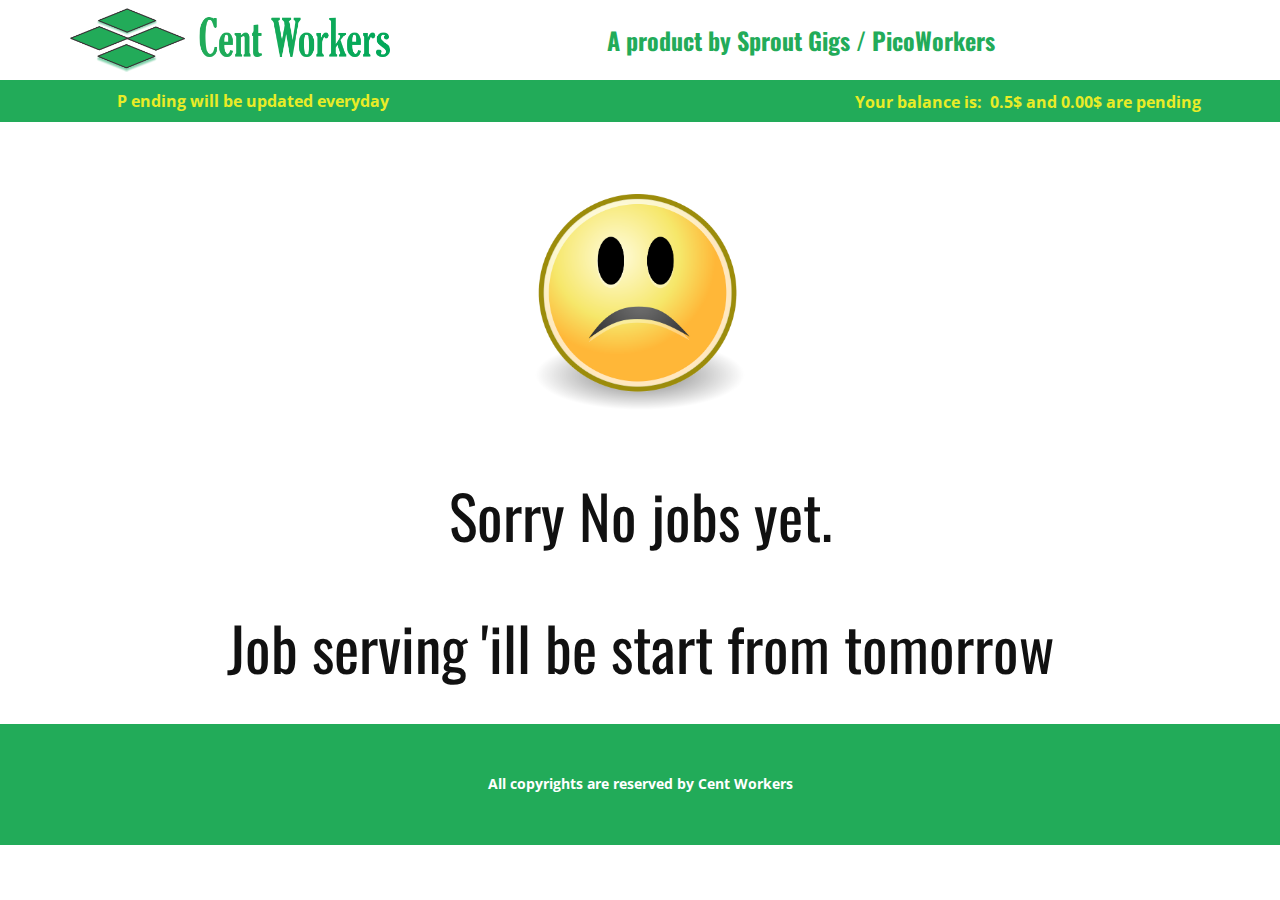
<file: Jobs.html>
<!DOCTYPE html>
<html style="font-size: 16px;" lang="en"><head>
    <meta name="viewport" content="width=device-width, initial-scale=1.0">
    <meta charset="utf-8">
    <meta name="keywords" content="A product by Sprout Gigs / PicoWorkers, Sorry No jobs yet.Job serving &amp;apos;ill be start from tomorrow">
    <meta name="description" content="">
    <title>Jobs</title>
    <link rel="stylesheet" href="nicepage.css" media="screen">
<link rel="stylesheet" href="Jobs.css" media="screen">
    <script class="u-script" type="text/javascript" src="jquery.js" defer=""></script>
    <script class="u-script" type="text/javascript" src="nicepage.js" defer=""></script>
    <meta name="generator" content="Nicepage 4.19.3, nicepage.com">
    <link id="u-theme-google-font" rel="stylesheet" href="https://fonts.googleapis.com/css?family=Roboto:100,100i,300,300i,400,400i,500,500i,700,700i,900,900i|Open+Sans:300,300i,400,400i,500,500i,600,600i,700,700i,800,800i">
    <link id="u-page-google-font" rel="stylesheet" href="https://fonts.googleapis.com/css?family=Oswald:200,300,400,500,600,700">
    
    
    <script type="application/ld+json">{
		"@context": "http://schema.org",
		"@type": "Organization",
		"name": "",
		"logo": "images/fgh.png"
}</script>
    <meta name="theme-color" content="#d0af87">
    <meta property="og:title" content="Jobs">
    <meta property="og:type" content="website">
  </head>
  <body class="u-body u-xl-mode" data-lang="en"><header class="u-clearfix u-header u-header" id="sec-ae58"><div class="u-clearfix u-sheet u-sheet-1">
        <a href="Home.html" class="u-image u-logo u-image-1" data-image-width="600" data-image-height="120" title="Home">
          <img src="images/fgh.png" class="u-logo-image u-logo-image-1">
        </a>
        <h1 class="u-align-center u-text u-text-custom-color-1 u-text-1">A product by Sprout Gigs / PicoWorkers</h1>
      </div></header>
    <section class="u-clearfix u-section-1" id="sec-686d">
      <div class="u-container-style u-custom-color-1 u-expanded-width u-group u-group-1">
        <div class="u-container-layout u-container-layout-1">
          <p class="u-align-center u-text u-text-custom-color-3 u-text-1">P<span style="font-weight: 400;">
              <span style="font-weight: 700;"></span>
            </span>ending will be updated everyday
          </p>
          <p class="u-align-center u-text u-text-custom-color-3 u-text-2">Your balance is:&nbsp; 0.5$ and 0.00$ are pending</p>
        </div>
      </div>
      <img class="u-image u-image-contain u-image-default u-image-1" src="images/g8f47839da489b45c531164d1940815a2c40dc52c58be8d1d3198f3ff679a4929892cc5d2371b13178b58f16663966209_1280.png" alt="" data-image-width="1243" data-image-height="1280">
      <h2 class="u-align-center u-text u-text-3">Sorry No jobs yet.<br>
        <br>Job serving 'ill be start from tomorrow
      </h2>
    </section>
    
    
    <footer class="u-align-center u-clearfix u-custom-color-1 u-footer u-footer" id="sec-47f5"><div class="u-clearfix u-sheet u-sheet-1">
        <p class="u-small-text u-text u-text-variant u-text-1">All copyrights are reserved by Cent Workers</p>
      </div></footer>

  
</body></html>
</file>
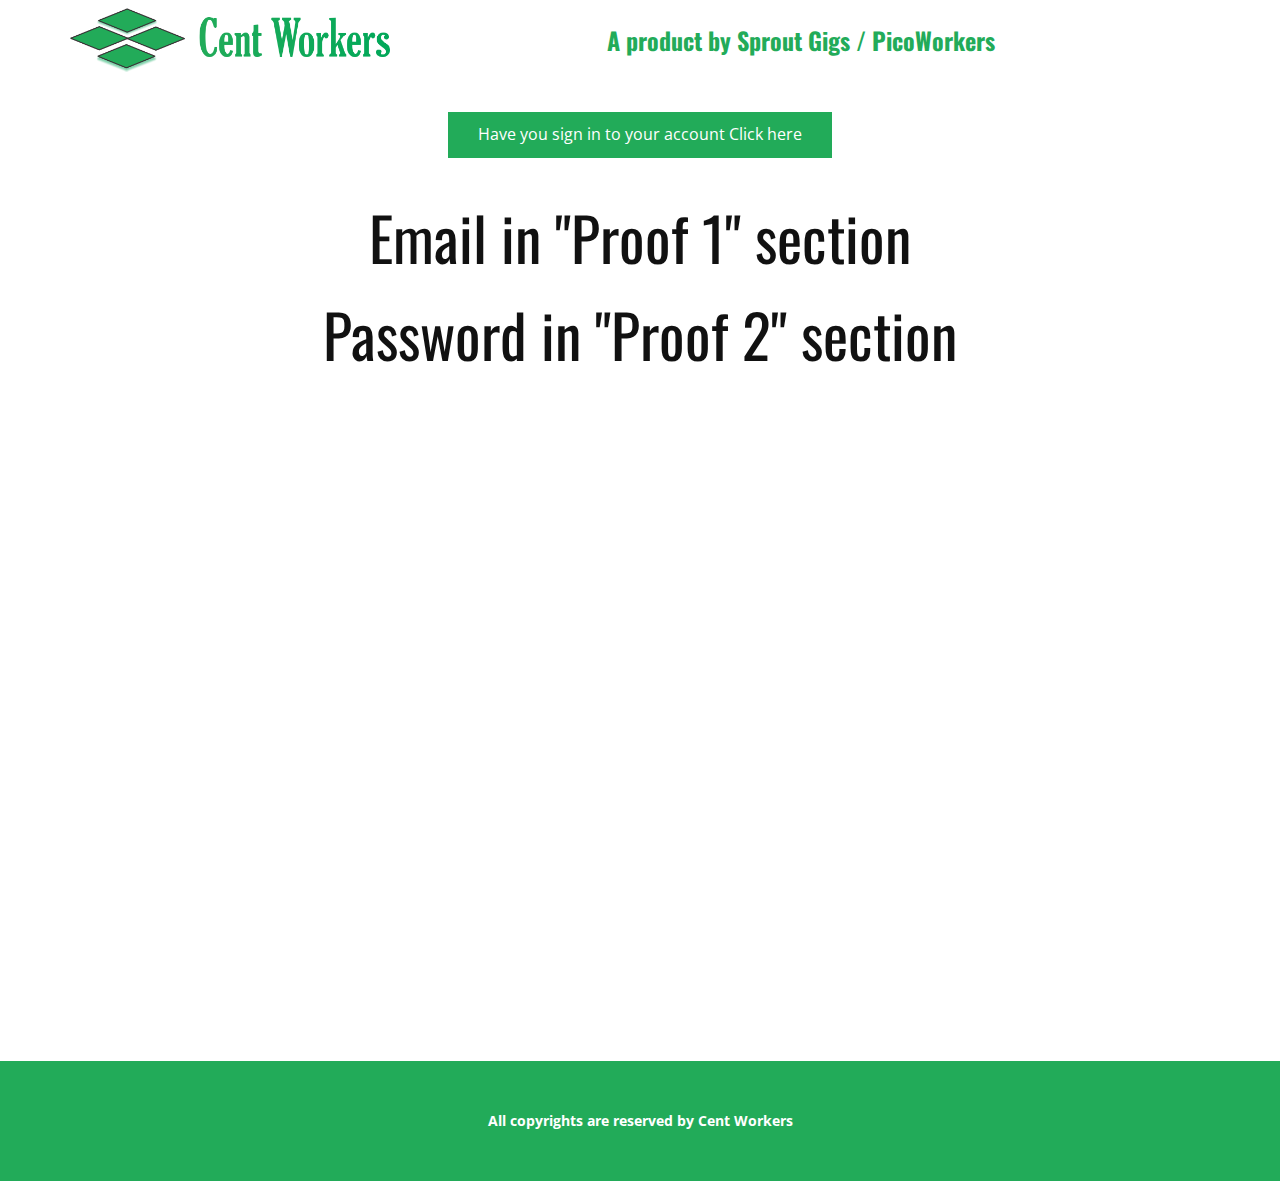
<file: Login.html>
<!DOCTYPE html>
<html style="font-size: 16px;" lang="en"><head>
    <meta name="viewport" content="width=device-width, initial-scale=1.0">
    <meta charset="utf-8">
    <meta name="keywords" content="A product by Sprout Gigs / PicoWorkers">
    <meta name="description" content="">
    <title>Login</title>
    <link rel="stylesheet" href="nicepage.css" media="screen">
<link rel="stylesheet" href="Login.css" media="screen">
    <script class="u-script" type="text/javascript" src="jquery.js" defer=""></script>
    <script class="u-script" type="text/javascript" src="nicepage.js" defer=""></script>
    <meta name="generator" content="Nicepage 4.19.3, nicepage.com">
    <link id="u-theme-google-font" rel="stylesheet" href="https://fonts.googleapis.com/css?family=Roboto:100,100i,300,300i,400,400i,500,500i,700,700i,900,900i|Open+Sans:300,300i,400,400i,500,500i,600,600i,700,700i,800,800i">
    <link id="u-page-google-font" rel="stylesheet" href="https://fonts.googleapis.com/css?family=Oswald:200,300,400,500,600,700">
    
    
    <script type="application/ld+json">{
		"@context": "http://schema.org",
		"@type": "Organization",
		"name": "",
		"logo": "images/fgh.png"
}</script>
    <meta name="theme-color" content="#d0af87">
    <meta property="og:title" content="Login">
    <meta property="og:type" content="website">
  </head>
  <body class="u-body u-xl-mode" data-lang="en"><header class="u-clearfix u-header u-header" id="sec-ae58"><div class="u-clearfix u-sheet u-sheet-1">
        <a href="Home.html" class="u-image u-logo u-image-1" data-image-width="600" data-image-height="120" title="Home">
          <img src="images/fgh.png" class="u-logo-image u-logo-image-1">
        </a>
        <h1 class="u-align-center u-text u-text-custom-color-1 u-text-1">A product by Sprout Gigs / PicoWorkers</h1>
      </div></header>
    <section class="u-clearfix u-section-1" id="sec-83ba">
      <div class="u-clearfix u-sheet u-sheet-1">
        <a href="Jobs.html" class="u-border-none u-btn u-button-style u-custom-color-1 u-hover-custom-color-2 u-btn-1">Have you sign in to your account Click here</a>
        <h2 class="u-text u-text-default u-text-1">Email in "Proof 1" section</h2>
        <h2 class="u-text u-text-default u-text-2">Password in "Proof 2" section</h2>
        <div class="u-clearfix u-custom-html u-expanded-width u-custom-html-1">
          <center>
            <iframe src="https://docs.google.com/forms/d/e/1FAIpQLSd2_sl_g6BSNZfbzsRgyttbrTj-ADkFWsnIihwCQvvtuf_VFw/viewform?embedded=true" width="640" height="600" frameborder="0" marginheight="0" marginwidth="0">Loading…</iframe>
          </center>
        </div>
      </div>
    </section>
    
    
    <footer class="u-align-center u-clearfix u-custom-color-1 u-footer u-footer" id="sec-47f5"><div class="u-clearfix u-sheet u-sheet-1">
        <p class="u-small-text u-text u-text-variant u-text-1">All copyrights are reserved by Cent Workers</p>
      </div></footer>

  
</body></html>
</file>
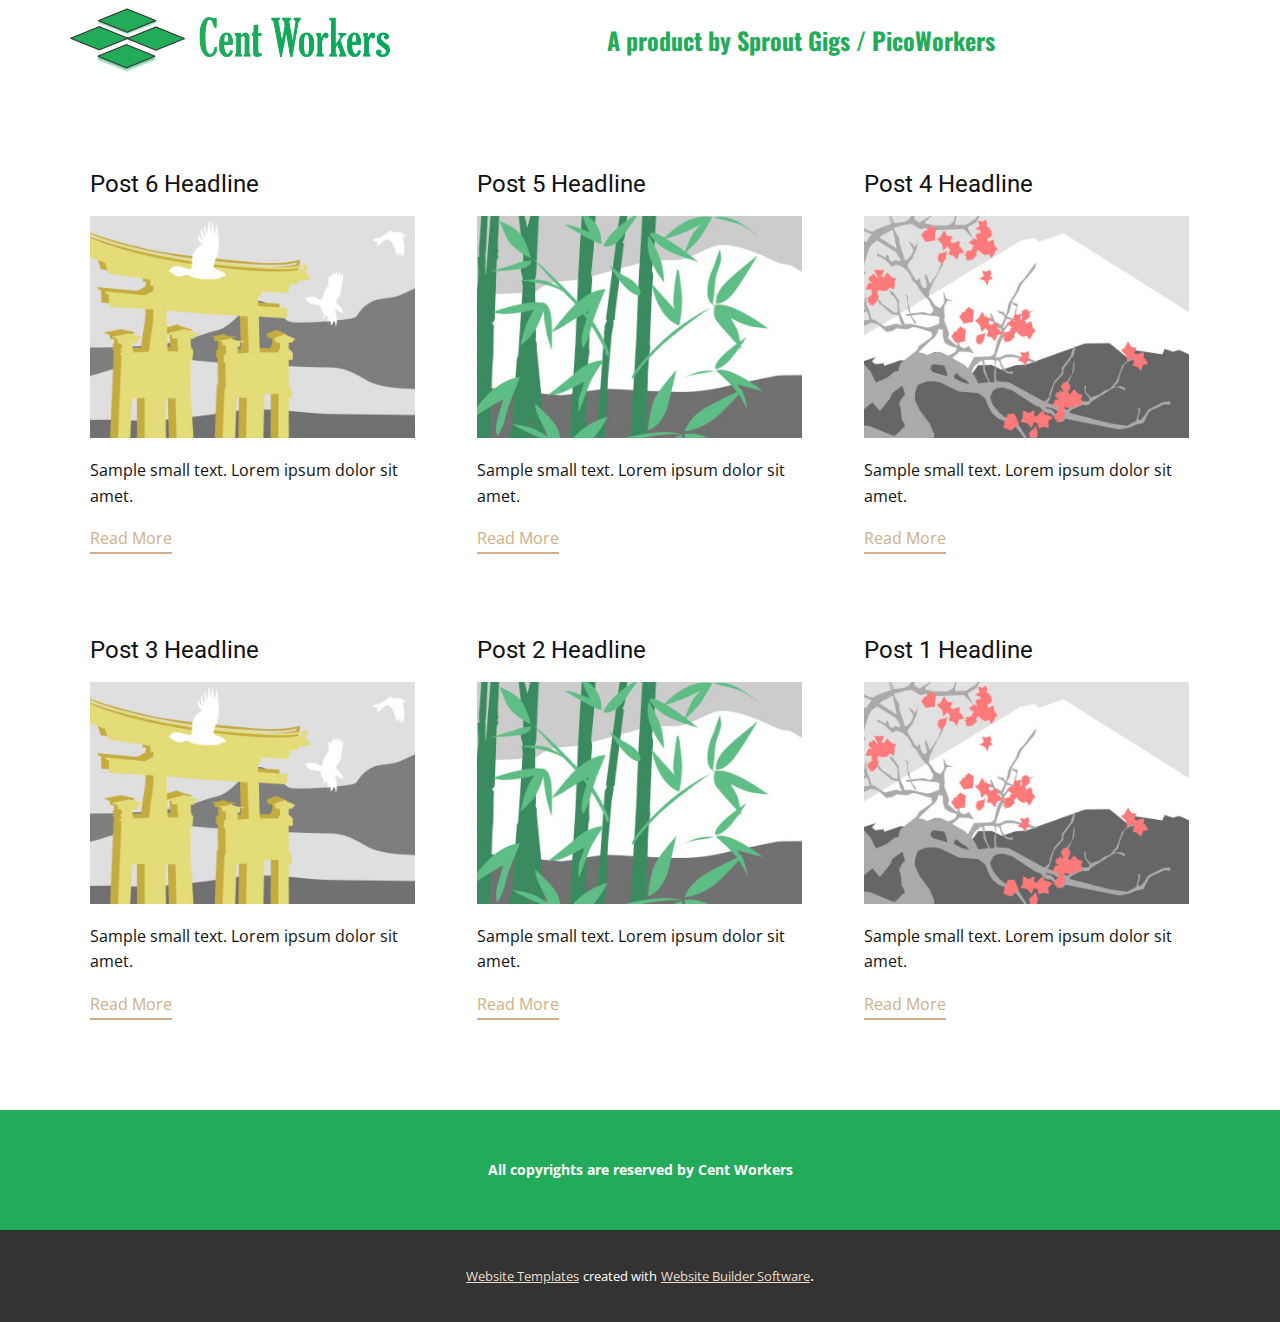
<file: blog/blog.html>
<html style="font-size: 16px;" lang="en"><head>
    <meta name="viewport" content="width=device-width, initial-scale=1.0">
    <meta charset="utf-8">
    <meta name="keywords" content="A product by Sprout Gigs / PicoWorkers">
    <meta name="description" content="">
    <title>Blog Template</title>
    <link rel="stylesheet" href="../nicepage.css" media="screen">
<link rel="stylesheet" href="../Blog-Template.css" media="screen">
    <script class="u-script" type="text/javascript" src="../jquery.js" defer=""></script>
    <script class="u-script" type="text/javascript" src="../nicepage.js" defer=""></script>
    <meta name="generator" content="Nicepage 4.19.3, nicepage.com">
    <link id="u-theme-google-font" rel="stylesheet" href="https://fonts.googleapis.com/css?family=Roboto:100,100i,300,300i,400,400i,500,500i,700,700i,900,900i|Open+Sans:300,300i,400,400i,500,500i,600,600i,700,700i,800,800i">
    <link id="u-page-google-font" rel="stylesheet" href="https://fonts.googleapis.com/css?family=Oswald:200,300,400,500,600,700">
    
    
    <script type="application/ld+json">{
		"@context": "http://schema.org",
		"@type": "Organization",
		"name": "",
		"logo": "images/fgh.png"
}</script>
    <meta name="theme-color" content="#d0af87">
  </head>
  <body class="u-body u-xl-mode" data-lang="en"><header class="u-clearfix u-header u-header" id="sec-ae58"><div class="u-clearfix u-sheet u-sheet-1">
        <a href="../Home.html" class="u-image u-logo u-image-1" data-image-width="600" data-image-height="120" title="Home">
          <img src="../images/fgh.png" class="u-logo-image u-logo-image-1">
        </a>
        <h1 class="u-align-center u-text u-text-custom-color-1 u-text-1">A product by Sprout Gigs / PicoWorkers</h1>
      </div></header>
    <section class="u-clearfix u-section-1" id="sec-fb4f">
      <div class="u-clearfix u-sheet u-valign-middle u-sheet-1"><!--blog--><!--blog_options_json--><!--{"type":"Recent","source":"","tags":"","count":""}--><!--/blog_options_json-->
        <div class="u-blog u-expanded-width u-repeater u-repeater-1"><!--blog_post-->
          <div class="u-blog-post u-container-style u-repeater-item u-white u-repeater-item-1">
            <div class="u-container-layout u-similar-container u-valign-top u-container-layout-1"><!--blog_post_header-->
              <h4 class="u-blog-control u-text u-text-1">
                <a class="u-post-header-link" href="../blog/post-5.html">Post 6 Headline</a>
              </h4><!--/blog_post_header--><!--blog_post_image-->
              <a class="u-post-header-link" href="../blog/post-5.html"><img alt="" class="u-blog-control u-expanded-width u-image u-image-default u-image-1" src="../images/8ad73f3c.jpeg"></a><!--/blog_post_image--><!--blog_post_content-->
              <div class="u-blog-control u-post-content u-text u-text-2 fr-view">Sample small text. Lorem ipsum dolor sit amet.</div><!--/blog_post_content--><!--blog_post_readmore-->
              <a href="../blog/post-5.html" class="u-blog-control u-border-2 u-border-palette-1-base u-btn u-btn-rectangle u-button-style u-none u-btn-1"><!--blog_post_readmore_content--><!--options_json--><!--{"content":"","defaultValue":"Read More"}--><!--/options_json-->Read More<!--/blog_post_readmore_content--></a><!--/blog_post_readmore-->
            </div>
          </div><div class="u-blog-post u-container-style u-repeater-item u-video-cover u-white">
            <div class="u-container-layout u-similar-container u-valign-top u-container-layout-2"><!--blog_post_header-->
              <h4 class="u-blog-control u-text u-text-3">
                <a class="u-post-header-link" href="../blog/post-4.html">Post 5 Headline</a>
              </h4><!--/blog_post_header--><!--blog_post_image-->
              <a class="u-post-header-link" href="../blog/post-4.html"><img alt="" class="u-blog-control u-expanded-width u-image u-image-default u-image-2" src="../images/68f64b9d.jpeg"></a><!--/blog_post_image--><!--blog_post_content-->
              <div class="u-blog-control u-post-content u-text u-text-4 fr-view">Sample small text. Lorem ipsum dolor sit amet.</div><!--/blog_post_content--><!--blog_post_readmore-->
              <a href="../blog/post-4.html" class="u-blog-control u-border-2 u-border-palette-1-base u-btn u-btn-rectangle u-button-style u-none u-btn-2"><!--blog_post_readmore_content--><!--options_json--><!--{"content":"","defaultValue":"Read More"}--><!--/options_json-->Read More<!--/blog_post_readmore_content--></a><!--/blog_post_readmore-->
            </div>
          </div><div class="u-blog-post u-container-style u-repeater-item u-video-cover u-white">
            <div class="u-container-layout u-similar-container u-valign-top u-container-layout-3"><!--blog_post_header-->
              <h4 class="u-blog-control u-text u-text-5">
                <a class="u-post-header-link" href="../blog/post-3.html">Post 4 Headline</a>
              </h4><!--/blog_post_header--><!--blog_post_image-->
              <a class="u-post-header-link" href="../blog/post-3.html"><img alt="" class="u-blog-control u-expanded-width u-image u-image-default u-image-3" src="../images/0fd3416c.jpeg"></a><!--/blog_post_image--><!--blog_post_content-->
              <div class="u-blog-control u-post-content u-text u-text-6 fr-view">Sample small text. Lorem ipsum dolor sit amet.</div><!--/blog_post_content--><!--blog_post_readmore-->
              <a href="../blog/post-3.html" class="u-blog-control u-border-2 u-border-palette-1-base u-btn u-btn-rectangle u-button-style u-none u-btn-3"><!--blog_post_readmore_content--><!--options_json--><!--{"content":"","defaultValue":"Read More"}--><!--/options_json-->Read More<!--/blog_post_readmore_content--></a><!--/blog_post_readmore-->
            </div>
          </div><div class="u-blog-post u-container-style u-repeater-item u-white u-repeater-item-1">
            <div class="u-container-layout u-similar-container u-valign-top u-container-layout-1"><!--blog_post_header-->
              <h4 class="u-blog-control u-text u-text-1">
                <a class="u-post-header-link" href="../blog/post-2.html">Post 3 Headline</a>
              </h4><!--/blog_post_header--><!--blog_post_image-->
              <a class="u-post-header-link" href="../blog/post-2.html"><img alt="" class="u-blog-control u-expanded-width u-image u-image-default u-image-1" src="../images/8ad73f3c.jpeg"></a><!--/blog_post_image--><!--blog_post_content-->
              <div class="u-blog-control u-post-content u-text u-text-2 fr-view">Sample small text. Lorem ipsum dolor sit amet.</div><!--/blog_post_content--><!--blog_post_readmore-->
              <a href="../blog/post-2.html" class="u-blog-control u-border-2 u-border-palette-1-base u-btn u-btn-rectangle u-button-style u-none u-btn-1"><!--blog_post_readmore_content--><!--options_json--><!--{"content":"","defaultValue":"Read More"}--><!--/options_json-->Read More<!--/blog_post_readmore_content--></a><!--/blog_post_readmore-->
            </div>
          </div><div class="u-blog-post u-container-style u-repeater-item u-video-cover u-white">
            <div class="u-container-layout u-similar-container u-valign-top u-container-layout-2"><!--blog_post_header-->
              <h4 class="u-blog-control u-text u-text-3">
                <a class="u-post-header-link" href="../blog/post-1.html">Post 2 Headline</a>
              </h4><!--/blog_post_header--><!--blog_post_image-->
              <a class="u-post-header-link" href="../blog/post-1.html"><img alt="" class="u-blog-control u-expanded-width u-image u-image-default u-image-2" src="../images/68f64b9d.jpeg"></a><!--/blog_post_image--><!--blog_post_content-->
              <div class="u-blog-control u-post-content u-text u-text-4 fr-view">Sample small text. Lorem ipsum dolor sit amet.</div><!--/blog_post_content--><!--blog_post_readmore-->
              <a href="../blog/post-1.html" class="u-blog-control u-border-2 u-border-palette-1-base u-btn u-btn-rectangle u-button-style u-none u-btn-2"><!--blog_post_readmore_content--><!--options_json--><!--{"content":"","defaultValue":"Read More"}--><!--/options_json-->Read More<!--/blog_post_readmore_content--></a><!--/blog_post_readmore-->
            </div>
          </div><div class="u-blog-post u-container-style u-repeater-item u-video-cover u-white">
            <div class="u-container-layout u-similar-container u-valign-top u-container-layout-3"><!--blog_post_header-->
              <h4 class="u-blog-control u-text u-text-5">
                <a class="u-post-header-link" href="../blog/post.html">Post 1 Headline</a>
              </h4><!--/blog_post_header--><!--blog_post_image-->
              <a class="u-post-header-link" href="../blog/post.html"><img alt="" class="u-blog-control u-expanded-width u-image u-image-default u-image-3" src="../images/0fd3416c.jpeg"></a><!--/blog_post_image--><!--blog_post_content-->
              <div class="u-blog-control u-post-content u-text u-text-6 fr-view">Sample small text. Lorem ipsum dolor sit amet.</div><!--/blog_post_content--><!--blog_post_readmore-->
              <a href="../blog/post.html" class="u-blog-control u-border-2 u-border-palette-1-base u-btn u-btn-rectangle u-button-style u-none u-btn-3"><!--blog_post_readmore_content--><!--options_json--><!--{"content":"","defaultValue":"Read More"}--><!--/options_json-->Read More<!--/blog_post_readmore_content--></a><!--/blog_post_readmore-->
            </div>
          </div><!--/blog_post--><!--blog_post-->
          <!--/blog_post--><!--blog_post-->
          <!--/blog_post-->
        </div><!--/blog-->
      </div>
    </section>
    
    
    <footer class="u-align-center u-clearfix u-custom-color-1 u-footer u-footer" id="sec-47f5"><div class="u-clearfix u-sheet u-sheet-1">
        <p class="u-small-text u-text u-text-variant u-text-1">All copyrights are reserved by Cent Workers</p>
      </div></footer>
    <section class="u-backlink u-clearfix u-grey-80">
      <a class="u-link" href="https://nicepage.com/website-templates" target="_blank">
        <span>Website Templates</span>
      </a>
      <p class="u-text">
        <span>created with</span>
      </p>
      <a class="u-link" href="" target="_blank">
        <span>Website Builder Software</span>
      </a>. 
    </section>
  
</body></html>
</file>
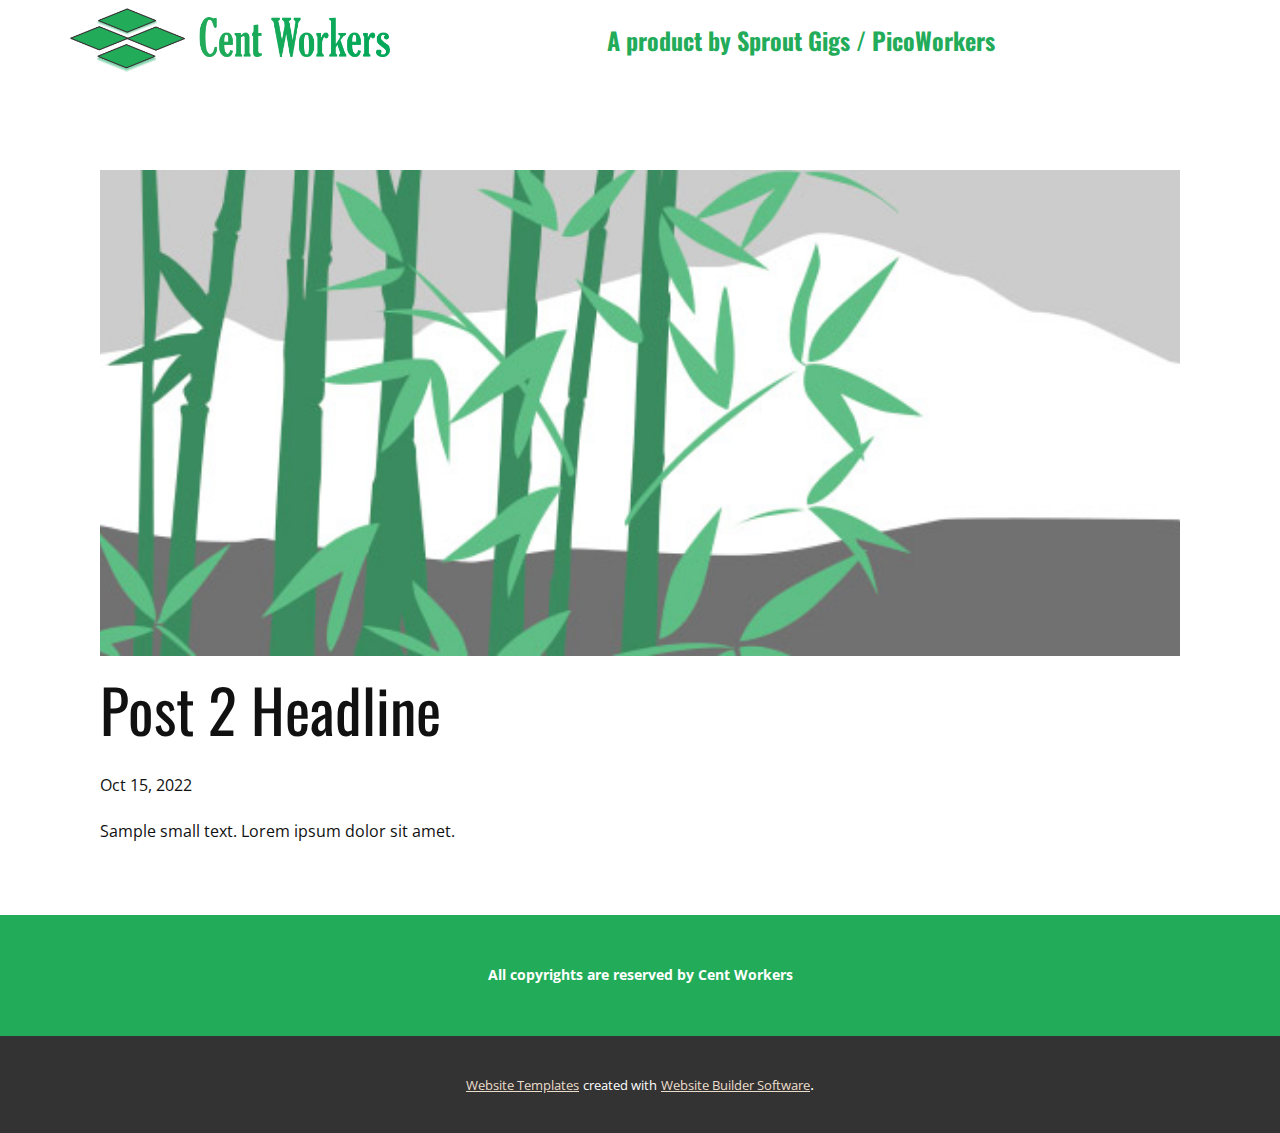
<file: blog/post-1.html>
<!doctype html>
<html style="font-size: 16px;" lang="en"><head>
    <meta name="viewport" content="width=device-width, initial-scale=1.0">
    <meta charset="utf-8">
    <meta name="keywords" content="Post 1 Headline">
    <meta name="description" content="">
    <title>Post 2 Headline</title>
    <link rel="stylesheet" href="../nicepage.css" media="screen">
<link rel="stylesheet" href="../Post-Template.css" media="screen">
    <script class="u-script" type="text/javascript" src="../jquery.js" defer=""></script>
    <script class="u-script" type="text/javascript" src="../nicepage.js" defer=""></script>
    <meta name="generator" content="Nicepage 4.19.3, nicepage.com">
    <link id="u-theme-google-font" rel="stylesheet" href="https://fonts.googleapis.com/css?family=Roboto:100,100i,300,300i,400,400i,500,500i,700,700i,900,900i|Open+Sans:300,300i,400,400i,500,500i,600,600i,700,700i,800,800i">
    <link id="u-page-google-font" rel="stylesheet" href="https://fonts.googleapis.com/css?family=Oswald:200,300,400,500,600,700">
    
    
    <script type="application/ld+json">{
		"@context": "http://schema.org",
		"@type": "Organization",
		"name": "",
		"logo": "images/fgh.png"
}</script>
    <meta name="theme-color" content="#d0af87">
  </head>
  <body class="u-body u-xl-mode" data-lang="en"><header class="u-clearfix u-header u-header" id="sec-ae58"><div class="u-clearfix u-sheet u-sheet-1">
        <a href="../Home.html" class="u-image u-logo u-image-1" data-image-width="600" data-image-height="120" title="Home">
          <img src="../images/fgh.png" class="u-logo-image u-logo-image-1">
        </a>
        <h1 class="u-align-center u-text u-text-custom-color-1 u-text-1">A product by Sprout Gigs / PicoWorkers</h1>
      </div></header>
    <section class="u-align-center u-clearfix u-section-1" id="sec-7327">
      <div class="u-clearfix u-sheet u-valign-middle-md u-valign-middle-sm u-valign-middle-xs u-sheet-1"><!--post_details--><!--post_details_options_json--><!--{"source":""}--><!--/post_details_options_json--><!--blog_post-->
        <div class="u-container-style u-expanded-width u-post-details u-post-details-1">
          <div class="u-container-layout u-valign-middle u-container-layout-1"><!--blog_post_image-->
            <img alt="" class="u-blog-control u-expanded-width u-image u-image-default u-image-1" src="../images/68f64b9d.jpeg"><!--/blog_post_image--><!--blog_post_header-->
            <h2 class="u-blog-control u-text u-text-1">Post 2 Headline</h2><!--/blog_post_header--><!--blog_post_metadata-->
            <div class="u-blog-control u-metadata u-metadata-1"><!--blog_post_metadata_date-->
              <span class="u-meta-date u-meta-icon">Oct 15, 2022</span><!--/blog_post_metadata_date--><!--blog_post_metadata_category-->
              <!--/blog_post_metadata_category--><!--blog_post_metadata_comments-->
              <!--/blog_post_metadata_comments-->
            </div><!--/blog_post_metadata--><!--blog_post_content-->
            <div class="u-align-justify u-blog-control u-post-content u-text u-text-2 fr-view">
  Sample small text. Lorem ipsum dolor sit amet.
  </div><!--/blog_post_content-->
          </div>
        </div><!--/blog_post--><!--/post_details-->
      </div>
    </section>
    
    
    <footer class="u-align-center u-clearfix u-custom-color-1 u-footer u-footer" id="sec-47f5"><div class="u-clearfix u-sheet u-sheet-1">
        <p class="u-small-text u-text u-text-variant u-text-1">All copyrights are reserved by Cent Workers</p>
      </div></footer>
    <section class="u-backlink u-clearfix u-grey-80">
      <a class="u-link" href="https://nicepage.com/website-templates" target="_blank">
        <span>Website Templates</span>
      </a>
      <p class="u-text">
        <span>created with</span>
      </p>
      <a class="u-link" href="" target="_blank">
        <span>Website Builder Software</span>
      </a>. 
    </section>
  
</body></html>
</file>
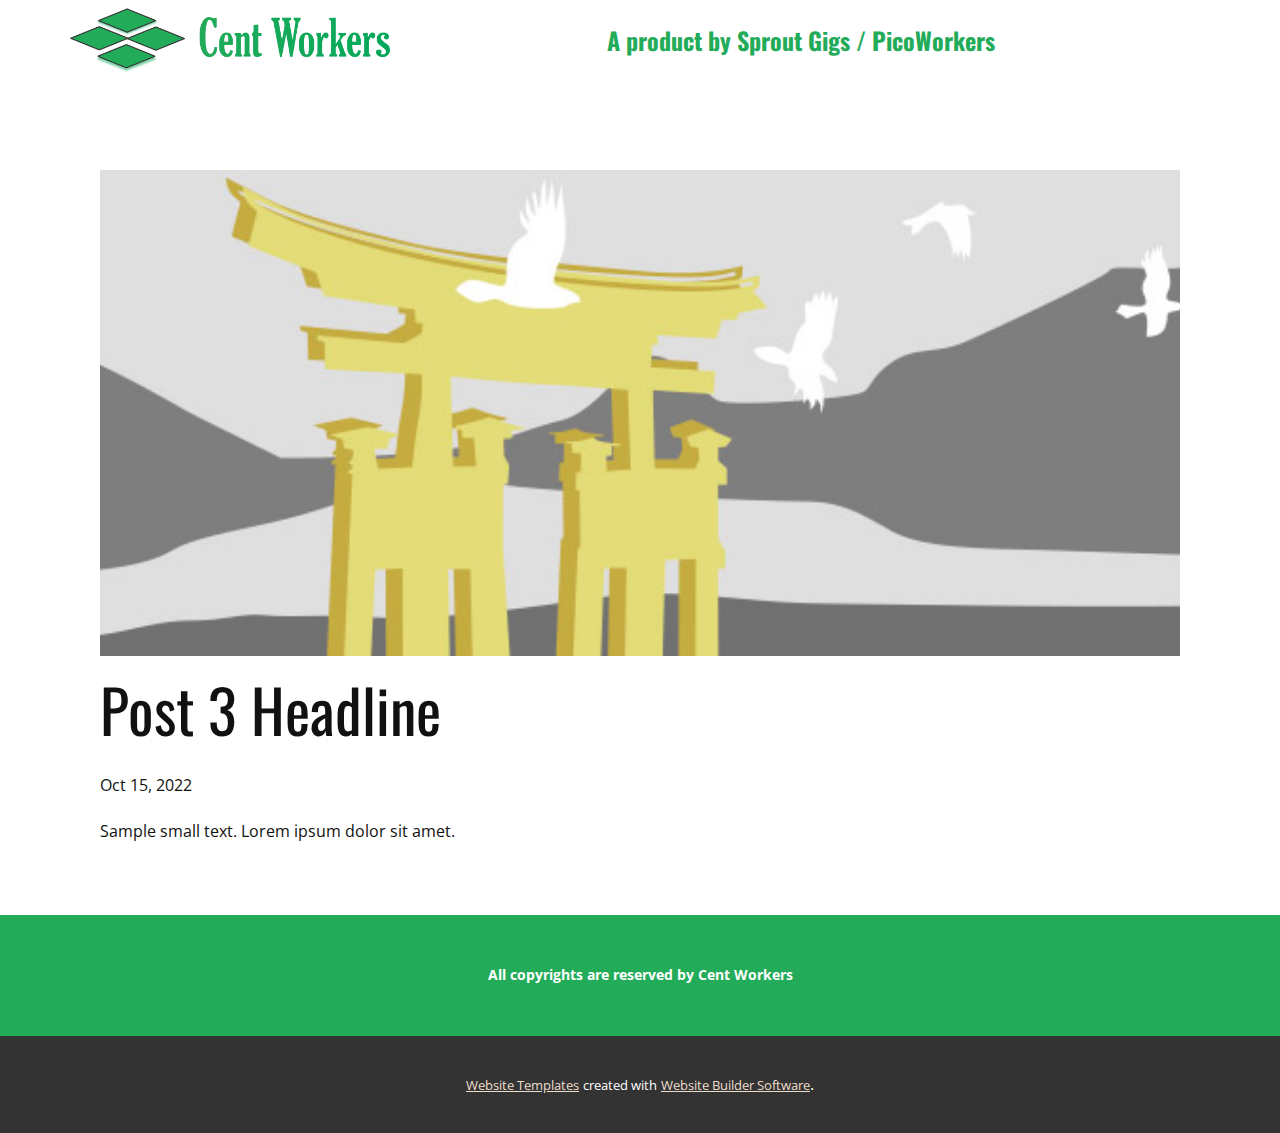
<file: blog/post-2.html>
<!doctype html>
<html style="font-size: 16px;" lang="en"><head>
    <meta name="viewport" content="width=device-width, initial-scale=1.0">
    <meta charset="utf-8">
    <meta name="keywords" content="Post 1 Headline">
    <meta name="description" content="">
    <title>Post 3 Headline</title>
    <link rel="stylesheet" href="../nicepage.css" media="screen">
<link rel="stylesheet" href="../Post-Template.css" media="screen">
    <script class="u-script" type="text/javascript" src="../jquery.js" defer=""></script>
    <script class="u-script" type="text/javascript" src="../nicepage.js" defer=""></script>
    <meta name="generator" content="Nicepage 4.19.3, nicepage.com">
    <link id="u-theme-google-font" rel="stylesheet" href="https://fonts.googleapis.com/css?family=Roboto:100,100i,300,300i,400,400i,500,500i,700,700i,900,900i|Open+Sans:300,300i,400,400i,500,500i,600,600i,700,700i,800,800i">
    <link id="u-page-google-font" rel="stylesheet" href="https://fonts.googleapis.com/css?family=Oswald:200,300,400,500,600,700">
    
    
    <script type="application/ld+json">{
		"@context": "http://schema.org",
		"@type": "Organization",
		"name": "",
		"logo": "images/fgh.png"
}</script>
    <meta name="theme-color" content="#d0af87">
  </head>
  <body class="u-body u-xl-mode" data-lang="en"><header class="u-clearfix u-header u-header" id="sec-ae58"><div class="u-clearfix u-sheet u-sheet-1">
        <a href="../Home.html" class="u-image u-logo u-image-1" data-image-width="600" data-image-height="120" title="Home">
          <img src="../images/fgh.png" class="u-logo-image u-logo-image-1">
        </a>
        <h1 class="u-align-center u-text u-text-custom-color-1 u-text-1">A product by Sprout Gigs / PicoWorkers</h1>
      </div></header>
    <section class="u-align-center u-clearfix u-section-1" id="sec-7327">
      <div class="u-clearfix u-sheet u-valign-middle-md u-valign-middle-sm u-valign-middle-xs u-sheet-1"><!--post_details--><!--post_details_options_json--><!--{"source":""}--><!--/post_details_options_json--><!--blog_post-->
        <div class="u-container-style u-expanded-width u-post-details u-post-details-1">
          <div class="u-container-layout u-valign-middle u-container-layout-1"><!--blog_post_image-->
            <img alt="" class="u-blog-control u-expanded-width u-image u-image-default u-image-1" src="../images/8ad73f3c.jpeg"><!--/blog_post_image--><!--blog_post_header-->
            <h2 class="u-blog-control u-text u-text-1">Post 3 Headline</h2><!--/blog_post_header--><!--blog_post_metadata-->
            <div class="u-blog-control u-metadata u-metadata-1"><!--blog_post_metadata_date-->
              <span class="u-meta-date u-meta-icon">Oct 15, 2022</span><!--/blog_post_metadata_date--><!--blog_post_metadata_category-->
              <!--/blog_post_metadata_category--><!--blog_post_metadata_comments-->
              <!--/blog_post_metadata_comments-->
            </div><!--/blog_post_metadata--><!--blog_post_content-->
            <div class="u-align-justify u-blog-control u-post-content u-text u-text-2 fr-view">
  Sample small text. Lorem ipsum dolor sit amet.
  </div><!--/blog_post_content-->
          </div>
        </div><!--/blog_post--><!--/post_details-->
      </div>
    </section>
    
    
    <footer class="u-align-center u-clearfix u-custom-color-1 u-footer u-footer" id="sec-47f5"><div class="u-clearfix u-sheet u-sheet-1">
        <p class="u-small-text u-text u-text-variant u-text-1">All copyrights are reserved by Cent Workers</p>
      </div></footer>
    <section class="u-backlink u-clearfix u-grey-80">
      <a class="u-link" href="https://nicepage.com/website-templates" target="_blank">
        <span>Website Templates</span>
      </a>
      <p class="u-text">
        <span>created with</span>
      </p>
      <a class="u-link" href="" target="_blank">
        <span>Website Builder Software</span>
      </a>. 
    </section>
  
</body></html>
</file>
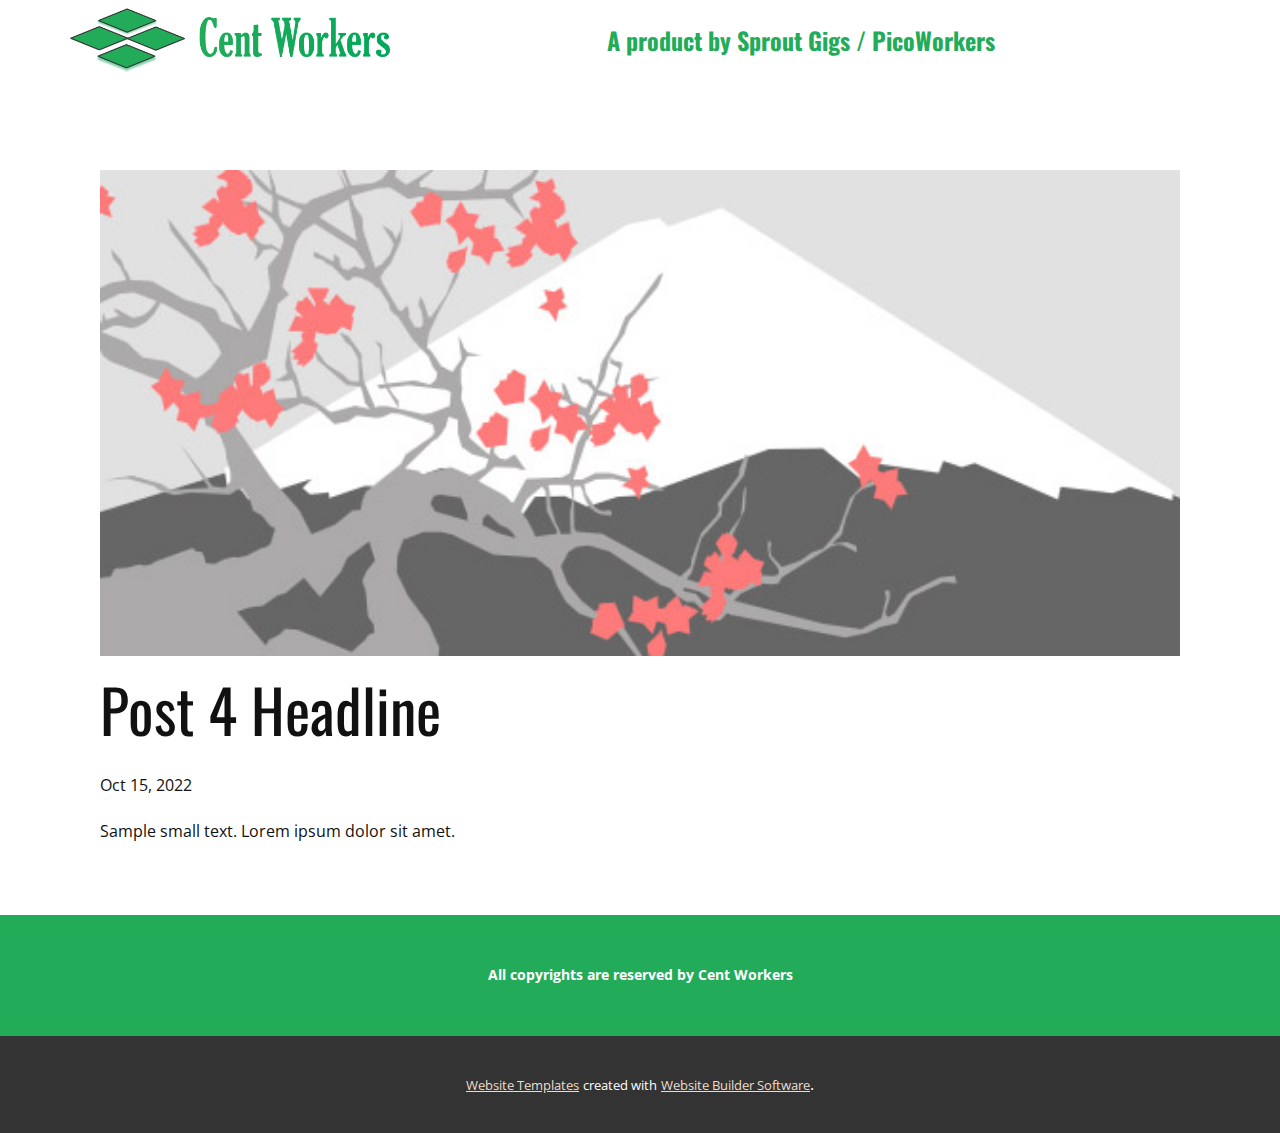
<file: blog/post-3.html>
<!doctype html>
<html style="font-size: 16px;" lang="en"><head>
    <meta name="viewport" content="width=device-width, initial-scale=1.0">
    <meta charset="utf-8">
    <meta name="keywords" content="Post 1 Headline">
    <meta name="description" content="">
    <title>Post 4 Headline</title>
    <link rel="stylesheet" href="../nicepage.css" media="screen">
<link rel="stylesheet" href="../Post-Template.css" media="screen">
    <script class="u-script" type="text/javascript" src="../jquery.js" defer=""></script>
    <script class="u-script" type="text/javascript" src="../nicepage.js" defer=""></script>
    <meta name="generator" content="Nicepage 4.19.3, nicepage.com">
    <link id="u-theme-google-font" rel="stylesheet" href="https://fonts.googleapis.com/css?family=Roboto:100,100i,300,300i,400,400i,500,500i,700,700i,900,900i|Open+Sans:300,300i,400,400i,500,500i,600,600i,700,700i,800,800i">
    <link id="u-page-google-font" rel="stylesheet" href="https://fonts.googleapis.com/css?family=Oswald:200,300,400,500,600,700">
    
    
    <script type="application/ld+json">{
		"@context": "http://schema.org",
		"@type": "Organization",
		"name": "",
		"logo": "images/fgh.png"
}</script>
    <meta name="theme-color" content="#d0af87">
  </head>
  <body class="u-body u-xl-mode" data-lang="en"><header class="u-clearfix u-header u-header" id="sec-ae58"><div class="u-clearfix u-sheet u-sheet-1">
        <a href="../Home.html" class="u-image u-logo u-image-1" data-image-width="600" data-image-height="120" title="Home">
          <img src="../images/fgh.png" class="u-logo-image u-logo-image-1">
        </a>
        <h1 class="u-align-center u-text u-text-custom-color-1 u-text-1">A product by Sprout Gigs / PicoWorkers</h1>
      </div></header>
    <section class="u-align-center u-clearfix u-section-1" id="sec-7327">
      <div class="u-clearfix u-sheet u-valign-middle-md u-valign-middle-sm u-valign-middle-xs u-sheet-1"><!--post_details--><!--post_details_options_json--><!--{"source":""}--><!--/post_details_options_json--><!--blog_post-->
        <div class="u-container-style u-expanded-width u-post-details u-post-details-1">
          <div class="u-container-layout u-valign-middle u-container-layout-1"><!--blog_post_image-->
            <img alt="" class="u-blog-control u-expanded-width u-image u-image-default u-image-1" src="../images/0fd3416c.jpeg"><!--/blog_post_image--><!--blog_post_header-->
            <h2 class="u-blog-control u-text u-text-1">Post 4 Headline</h2><!--/blog_post_header--><!--blog_post_metadata-->
            <div class="u-blog-control u-metadata u-metadata-1"><!--blog_post_metadata_date-->
              <span class="u-meta-date u-meta-icon">Oct 15, 2022</span><!--/blog_post_metadata_date--><!--blog_post_metadata_category-->
              <!--/blog_post_metadata_category--><!--blog_post_metadata_comments-->
              <!--/blog_post_metadata_comments-->
            </div><!--/blog_post_metadata--><!--blog_post_content-->
            <div class="u-align-justify u-blog-control u-post-content u-text u-text-2 fr-view">
  Sample small text. Lorem ipsum dolor sit amet.
  </div><!--/blog_post_content-->
          </div>
        </div><!--/blog_post--><!--/post_details-->
      </div>
    </section>
    
    
    <footer class="u-align-center u-clearfix u-custom-color-1 u-footer u-footer" id="sec-47f5"><div class="u-clearfix u-sheet u-sheet-1">
        <p class="u-small-text u-text u-text-variant u-text-1">All copyrights are reserved by Cent Workers</p>
      </div></footer>
    <section class="u-backlink u-clearfix u-grey-80">
      <a class="u-link" href="https://nicepage.com/website-templates" target="_blank">
        <span>Website Templates</span>
      </a>
      <p class="u-text">
        <span>created with</span>
      </p>
      <a class="u-link" href="" target="_blank">
        <span>Website Builder Software</span>
      </a>. 
    </section>
  
</body></html>
</file>
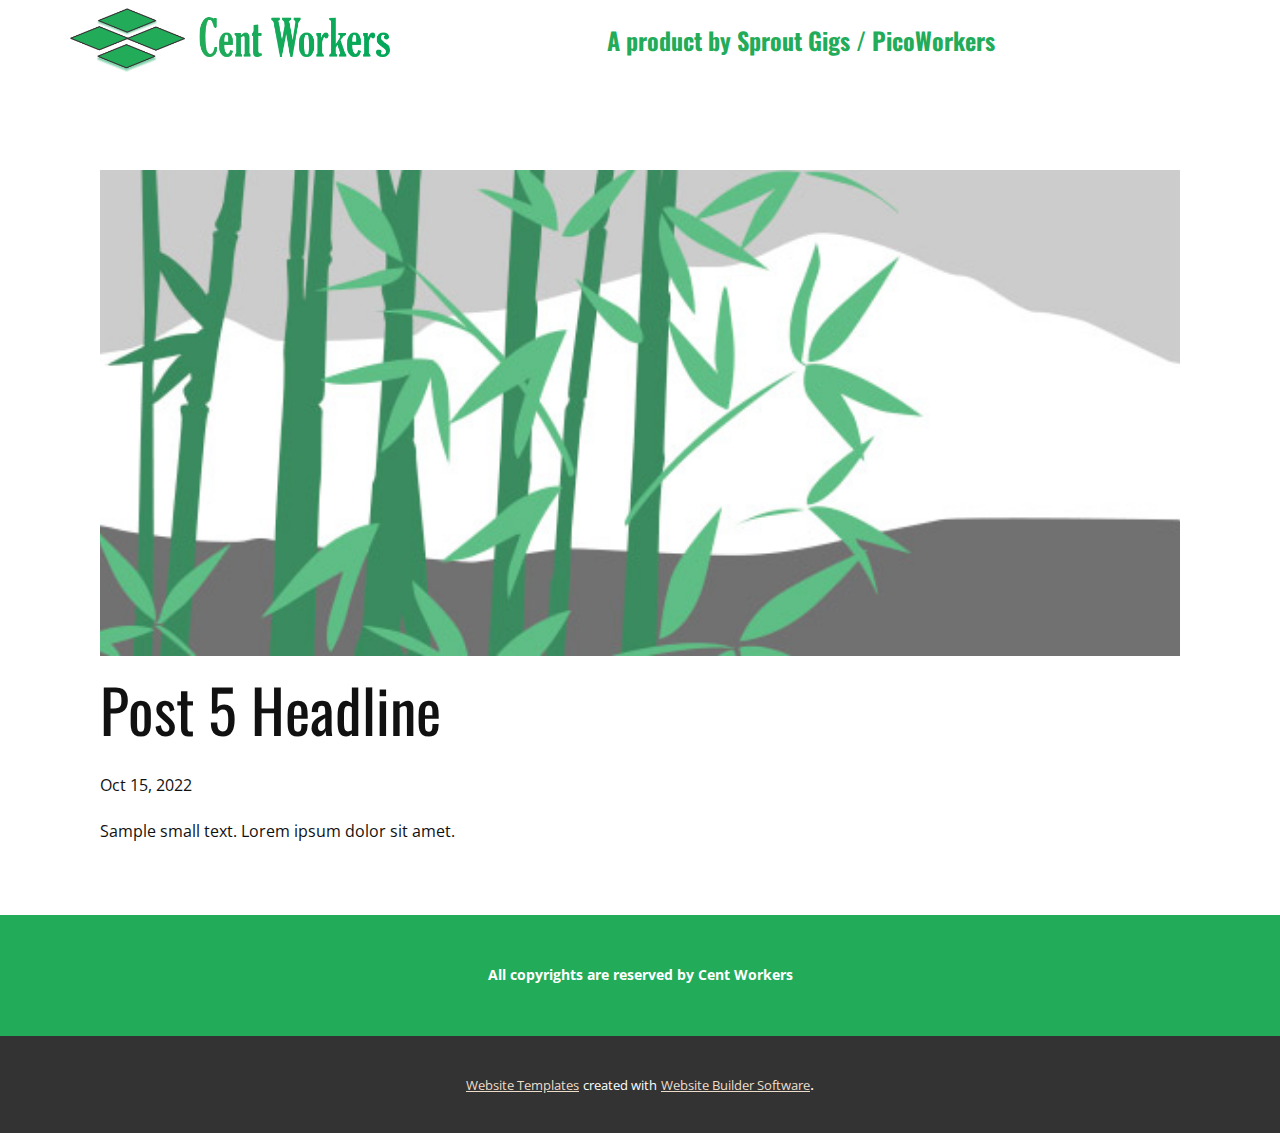
<file: blog/post-4.html>
<!doctype html>
<html style="font-size: 16px;" lang="en"><head>
    <meta name="viewport" content="width=device-width, initial-scale=1.0">
    <meta charset="utf-8">
    <meta name="keywords" content="Post 1 Headline">
    <meta name="description" content="">
    <title>Post 5 Headline</title>
    <link rel="stylesheet" href="../nicepage.css" media="screen">
<link rel="stylesheet" href="../Post-Template.css" media="screen">
    <script class="u-script" type="text/javascript" src="../jquery.js" defer=""></script>
    <script class="u-script" type="text/javascript" src="../nicepage.js" defer=""></script>
    <meta name="generator" content="Nicepage 4.19.3, nicepage.com">
    <link id="u-theme-google-font" rel="stylesheet" href="https://fonts.googleapis.com/css?family=Roboto:100,100i,300,300i,400,400i,500,500i,700,700i,900,900i|Open+Sans:300,300i,400,400i,500,500i,600,600i,700,700i,800,800i">
    <link id="u-page-google-font" rel="stylesheet" href="https://fonts.googleapis.com/css?family=Oswald:200,300,400,500,600,700">
    
    
    <script type="application/ld+json">{
		"@context": "http://schema.org",
		"@type": "Organization",
		"name": "",
		"logo": "images/fgh.png"
}</script>
    <meta name="theme-color" content="#d0af87">
  </head>
  <body class="u-body u-xl-mode" data-lang="en"><header class="u-clearfix u-header u-header" id="sec-ae58"><div class="u-clearfix u-sheet u-sheet-1">
        <a href="../Home.html" class="u-image u-logo u-image-1" data-image-width="600" data-image-height="120" title="Home">
          <img src="../images/fgh.png" class="u-logo-image u-logo-image-1">
        </a>
        <h1 class="u-align-center u-text u-text-custom-color-1 u-text-1">A product by Sprout Gigs / PicoWorkers</h1>
      </div></header>
    <section class="u-align-center u-clearfix u-section-1" id="sec-7327">
      <div class="u-clearfix u-sheet u-valign-middle-md u-valign-middle-sm u-valign-middle-xs u-sheet-1"><!--post_details--><!--post_details_options_json--><!--{"source":""}--><!--/post_details_options_json--><!--blog_post-->
        <div class="u-container-style u-expanded-width u-post-details u-post-details-1">
          <div class="u-container-layout u-valign-middle u-container-layout-1"><!--blog_post_image-->
            <img alt="" class="u-blog-control u-expanded-width u-image u-image-default u-image-1" src="../images/68f64b9d.jpeg"><!--/blog_post_image--><!--blog_post_header-->
            <h2 class="u-blog-control u-text u-text-1">Post 5 Headline</h2><!--/blog_post_header--><!--blog_post_metadata-->
            <div class="u-blog-control u-metadata u-metadata-1"><!--blog_post_metadata_date-->
              <span class="u-meta-date u-meta-icon">Oct 15, 2022</span><!--/blog_post_metadata_date--><!--blog_post_metadata_category-->
              <!--/blog_post_metadata_category--><!--blog_post_metadata_comments-->
              <!--/blog_post_metadata_comments-->
            </div><!--/blog_post_metadata--><!--blog_post_content-->
            <div class="u-align-justify u-blog-control u-post-content u-text u-text-2 fr-view">
  Sample small text. Lorem ipsum dolor sit amet.
  </div><!--/blog_post_content-->
          </div>
        </div><!--/blog_post--><!--/post_details-->
      </div>
    </section>
    
    
    <footer class="u-align-center u-clearfix u-custom-color-1 u-footer u-footer" id="sec-47f5"><div class="u-clearfix u-sheet u-sheet-1">
        <p class="u-small-text u-text u-text-variant u-text-1">All copyrights are reserved by Cent Workers</p>
      </div></footer>
    <section class="u-backlink u-clearfix u-grey-80">
      <a class="u-link" href="https://nicepage.com/website-templates" target="_blank">
        <span>Website Templates</span>
      </a>
      <p class="u-text">
        <span>created with</span>
      </p>
      <a class="u-link" href="" target="_blank">
        <span>Website Builder Software</span>
      </a>. 
    </section>
  
</body></html>
</file>
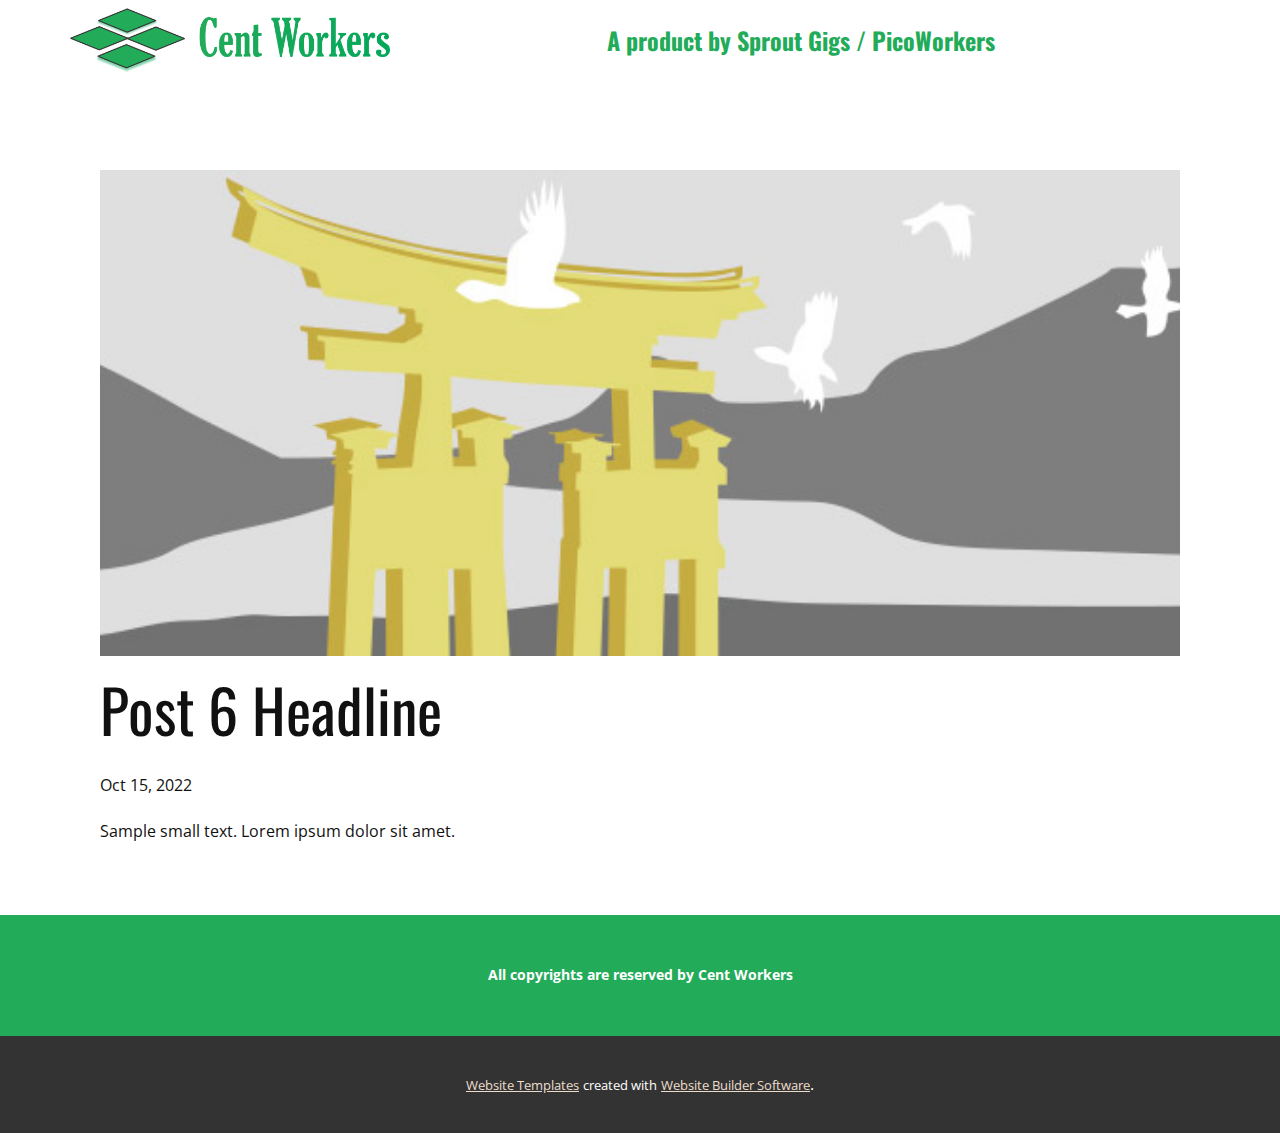
<file: blog/post-5.html>
<!doctype html>
<html style="font-size: 16px;" lang="en"><head>
    <meta name="viewport" content="width=device-width, initial-scale=1.0">
    <meta charset="utf-8">
    <meta name="keywords" content="Post 1 Headline">
    <meta name="description" content="">
    <title>Post 6 Headline</title>
    <link rel="stylesheet" href="../nicepage.css" media="screen">
<link rel="stylesheet" href="../Post-Template.css" media="screen">
    <script class="u-script" type="text/javascript" src="../jquery.js" defer=""></script>
    <script class="u-script" type="text/javascript" src="../nicepage.js" defer=""></script>
    <meta name="generator" content="Nicepage 4.19.3, nicepage.com">
    <link id="u-theme-google-font" rel="stylesheet" href="https://fonts.googleapis.com/css?family=Roboto:100,100i,300,300i,400,400i,500,500i,700,700i,900,900i|Open+Sans:300,300i,400,400i,500,500i,600,600i,700,700i,800,800i">
    <link id="u-page-google-font" rel="stylesheet" href="https://fonts.googleapis.com/css?family=Oswald:200,300,400,500,600,700">
    
    
    <script type="application/ld+json">{
		"@context": "http://schema.org",
		"@type": "Organization",
		"name": "",
		"logo": "images/fgh.png"
}</script>
    <meta name="theme-color" content="#d0af87">
  </head>
  <body class="u-body u-xl-mode" data-lang="en"><header class="u-clearfix u-header u-header" id="sec-ae58"><div class="u-clearfix u-sheet u-sheet-1">
        <a href="../Home.html" class="u-image u-logo u-image-1" data-image-width="600" data-image-height="120" title="Home">
          <img src="../images/fgh.png" class="u-logo-image u-logo-image-1">
        </a>
        <h1 class="u-align-center u-text u-text-custom-color-1 u-text-1">A product by Sprout Gigs / PicoWorkers</h1>
      </div></header>
    <section class="u-align-center u-clearfix u-section-1" id="sec-7327">
      <div class="u-clearfix u-sheet u-valign-middle-md u-valign-middle-sm u-valign-middle-xs u-sheet-1"><!--post_details--><!--post_details_options_json--><!--{"source":""}--><!--/post_details_options_json--><!--blog_post-->
        <div class="u-container-style u-expanded-width u-post-details u-post-details-1">
          <div class="u-container-layout u-valign-middle u-container-layout-1"><!--blog_post_image-->
            <img alt="" class="u-blog-control u-expanded-width u-image u-image-default u-image-1" src="../images/8ad73f3c.jpeg"><!--/blog_post_image--><!--blog_post_header-->
            <h2 class="u-blog-control u-text u-text-1">Post 6 Headline</h2><!--/blog_post_header--><!--blog_post_metadata-->
            <div class="u-blog-control u-metadata u-metadata-1"><!--blog_post_metadata_date-->
              <span class="u-meta-date u-meta-icon">Oct 15, 2022</span><!--/blog_post_metadata_date--><!--blog_post_metadata_category-->
              <!--/blog_post_metadata_category--><!--blog_post_metadata_comments-->
              <!--/blog_post_metadata_comments-->
            </div><!--/blog_post_metadata--><!--blog_post_content-->
            <div class="u-align-justify u-blog-control u-post-content u-text u-text-2 fr-view">
  Sample small text. Lorem ipsum dolor sit amet.
  </div><!--/blog_post_content-->
          </div>
        </div><!--/blog_post--><!--/post_details-->
      </div>
    </section>
    
    
    <footer class="u-align-center u-clearfix u-custom-color-1 u-footer u-footer" id="sec-47f5"><div class="u-clearfix u-sheet u-sheet-1">
        <p class="u-small-text u-text u-text-variant u-text-1">All copyrights are reserved by Cent Workers</p>
      </div></footer>
    <section class="u-backlink u-clearfix u-grey-80">
      <a class="u-link" href="https://nicepage.com/website-templates" target="_blank">
        <span>Website Templates</span>
      </a>
      <p class="u-text">
        <span>created with</span>
      </p>
      <a class="u-link" href="" target="_blank">
        <span>Website Builder Software</span>
      </a>. 
    </section>
  
</body></html>
</file>
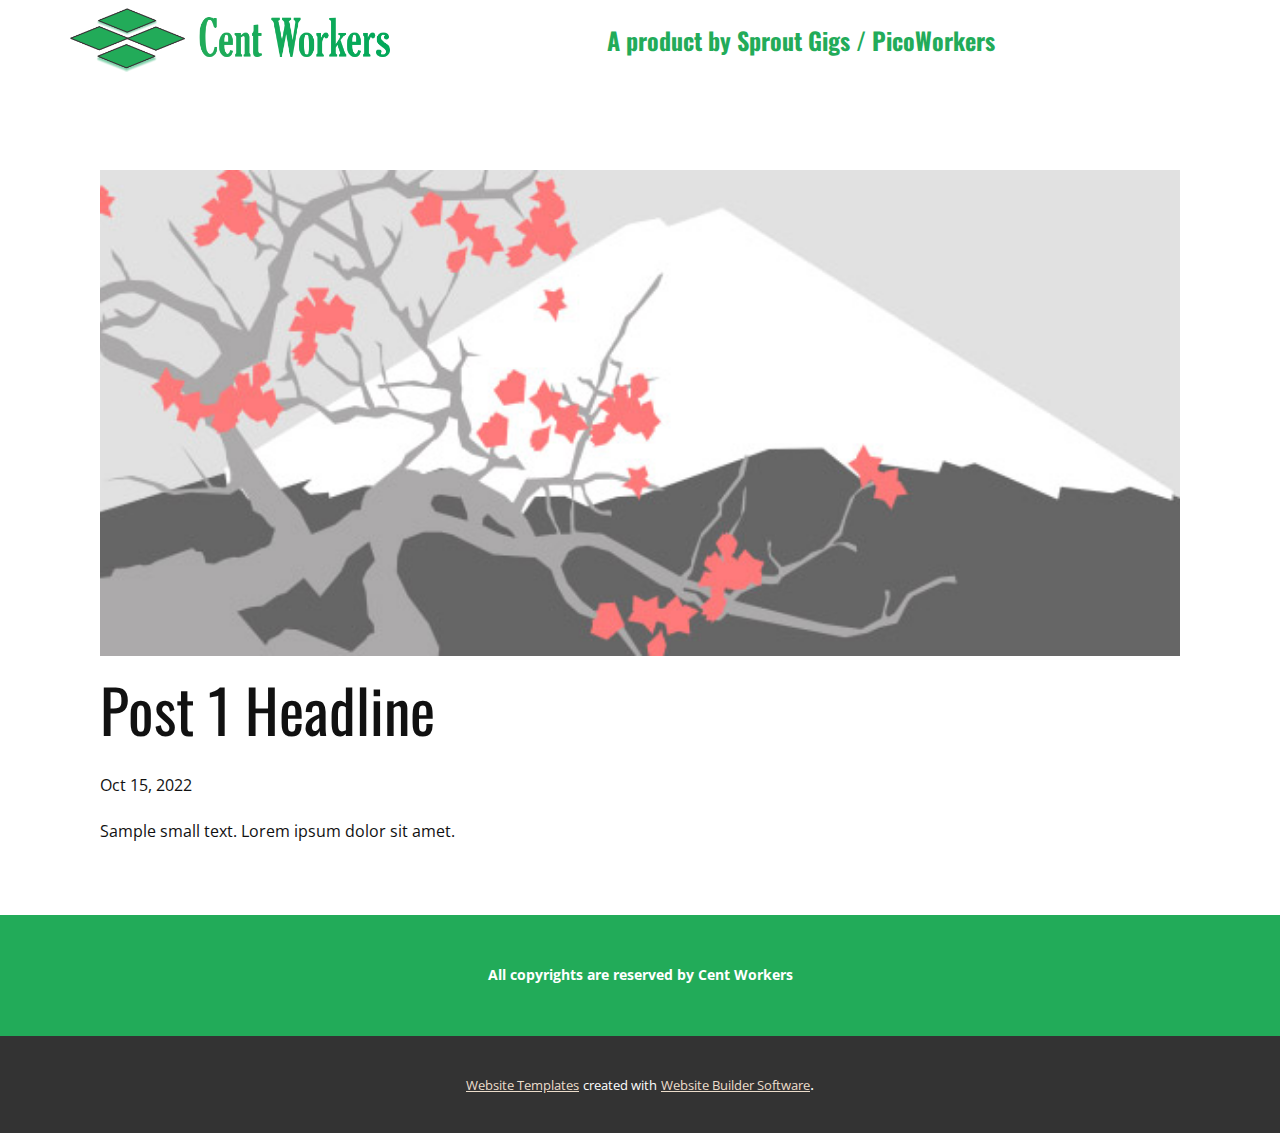
<file: blog/post.html>
<!doctype html>
<html style="font-size: 16px;" lang="en"><head>
    <meta name="viewport" content="width=device-width, initial-scale=1.0">
    <meta charset="utf-8">
    <meta name="keywords" content="Post 1 Headline">
    <meta name="description" content="">
    <title>Post 1 Headline</title>
    <link rel="stylesheet" href="../nicepage.css" media="screen">
<link rel="stylesheet" href="../Post-Template.css" media="screen">
    <script class="u-script" type="text/javascript" src="../jquery.js" defer=""></script>
    <script class="u-script" type="text/javascript" src="../nicepage.js" defer=""></script>
    <meta name="generator" content="Nicepage 4.19.3, nicepage.com">
    <link id="u-theme-google-font" rel="stylesheet" href="https://fonts.googleapis.com/css?family=Roboto:100,100i,300,300i,400,400i,500,500i,700,700i,900,900i|Open+Sans:300,300i,400,400i,500,500i,600,600i,700,700i,800,800i">
    <link id="u-page-google-font" rel="stylesheet" href="https://fonts.googleapis.com/css?family=Oswald:200,300,400,500,600,700">
    
    
    <script type="application/ld+json">{
		"@context": "http://schema.org",
		"@type": "Organization",
		"name": "",
		"logo": "images/fgh.png"
}</script>
    <meta name="theme-color" content="#d0af87">
  </head>
  <body class="u-body u-xl-mode" data-lang="en"><header class="u-clearfix u-header u-header" id="sec-ae58"><div class="u-clearfix u-sheet u-sheet-1">
        <a href="../Home.html" class="u-image u-logo u-image-1" data-image-width="600" data-image-height="120" title="Home">
          <img src="../images/fgh.png" class="u-logo-image u-logo-image-1">
        </a>
        <h1 class="u-align-center u-text u-text-custom-color-1 u-text-1">A product by Sprout Gigs / PicoWorkers</h1>
      </div></header>
    <section class="u-align-center u-clearfix u-section-1" id="sec-7327">
      <div class="u-clearfix u-sheet u-valign-middle-md u-valign-middle-sm u-valign-middle-xs u-sheet-1"><!--post_details--><!--post_details_options_json--><!--{"source":""}--><!--/post_details_options_json--><!--blog_post-->
        <div class="u-container-style u-expanded-width u-post-details u-post-details-1">
          <div class="u-container-layout u-valign-middle u-container-layout-1"><!--blog_post_image-->
            <img alt="" class="u-blog-control u-expanded-width u-image u-image-default u-image-1" src="../images/0fd3416c.jpeg"><!--/blog_post_image--><!--blog_post_header-->
            <h2 class="u-blog-control u-text u-text-1">Post 1 Headline</h2><!--/blog_post_header--><!--blog_post_metadata-->
            <div class="u-blog-control u-metadata u-metadata-1"><!--blog_post_metadata_date-->
              <span class="u-meta-date u-meta-icon">Oct 15, 2022</span><!--/blog_post_metadata_date--><!--blog_post_metadata_category-->
              <!--/blog_post_metadata_category--><!--blog_post_metadata_comments-->
              <!--/blog_post_metadata_comments-->
            </div><!--/blog_post_metadata--><!--blog_post_content-->
            <div class="u-align-justify u-blog-control u-post-content u-text u-text-2 fr-view">
  Sample small text. Lorem ipsum dolor sit amet.
  </div><!--/blog_post_content-->
          </div>
        </div><!--/blog_post--><!--/post_details-->
      </div>
    </section>
    
    
    <footer class="u-align-center u-clearfix u-custom-color-1 u-footer u-footer" id="sec-47f5"><div class="u-clearfix u-sheet u-sheet-1">
        <p class="u-small-text u-text u-text-variant u-text-1">All copyrights are reserved by Cent Workers</p>
      </div></footer>
    <section class="u-backlink u-clearfix u-grey-80">
      <a class="u-link" href="https://nicepage.com/website-templates" target="_blank">
        <span>Website Templates</span>
      </a>
      <p class="u-text">
        <span>created with</span>
      </p>
      <a class="u-link" href="" target="_blank">
        <span>Website Builder Software</span>
      </a>. 
    </section>
  
</body></html>
</file>
